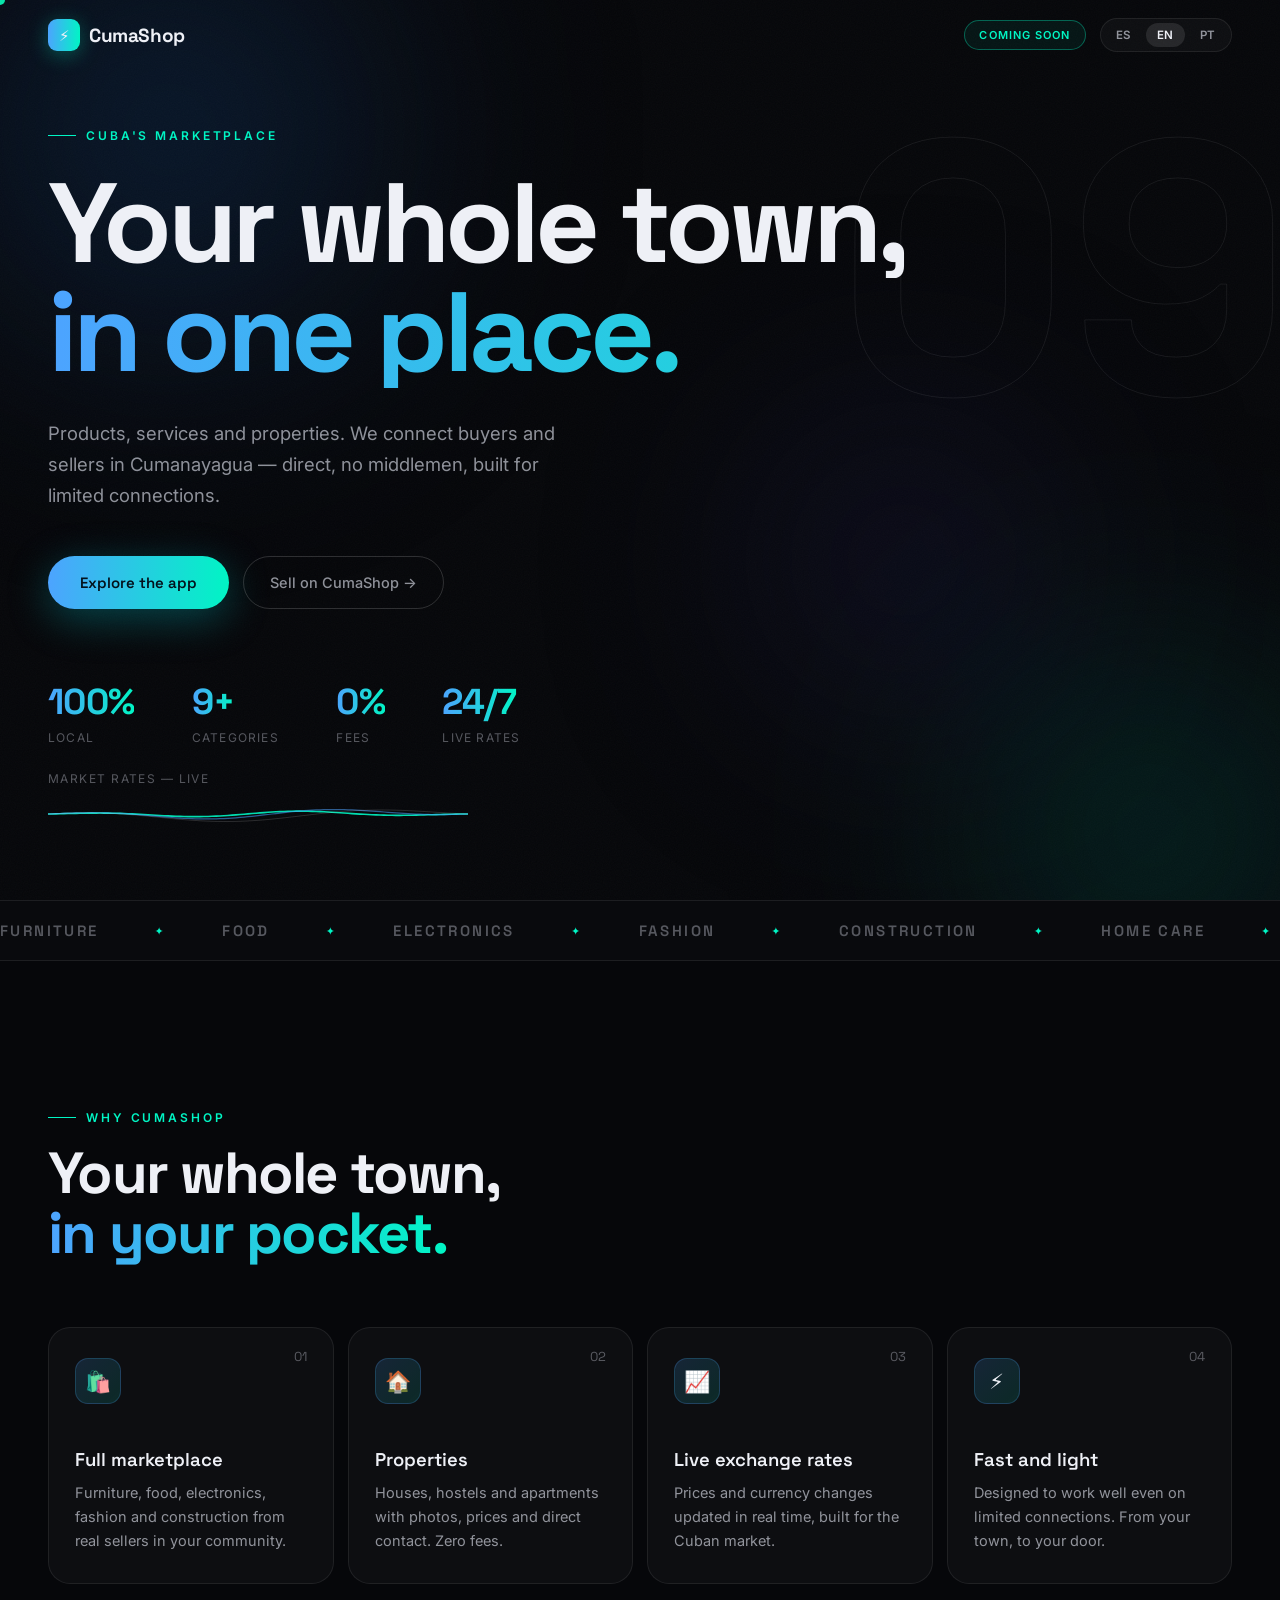
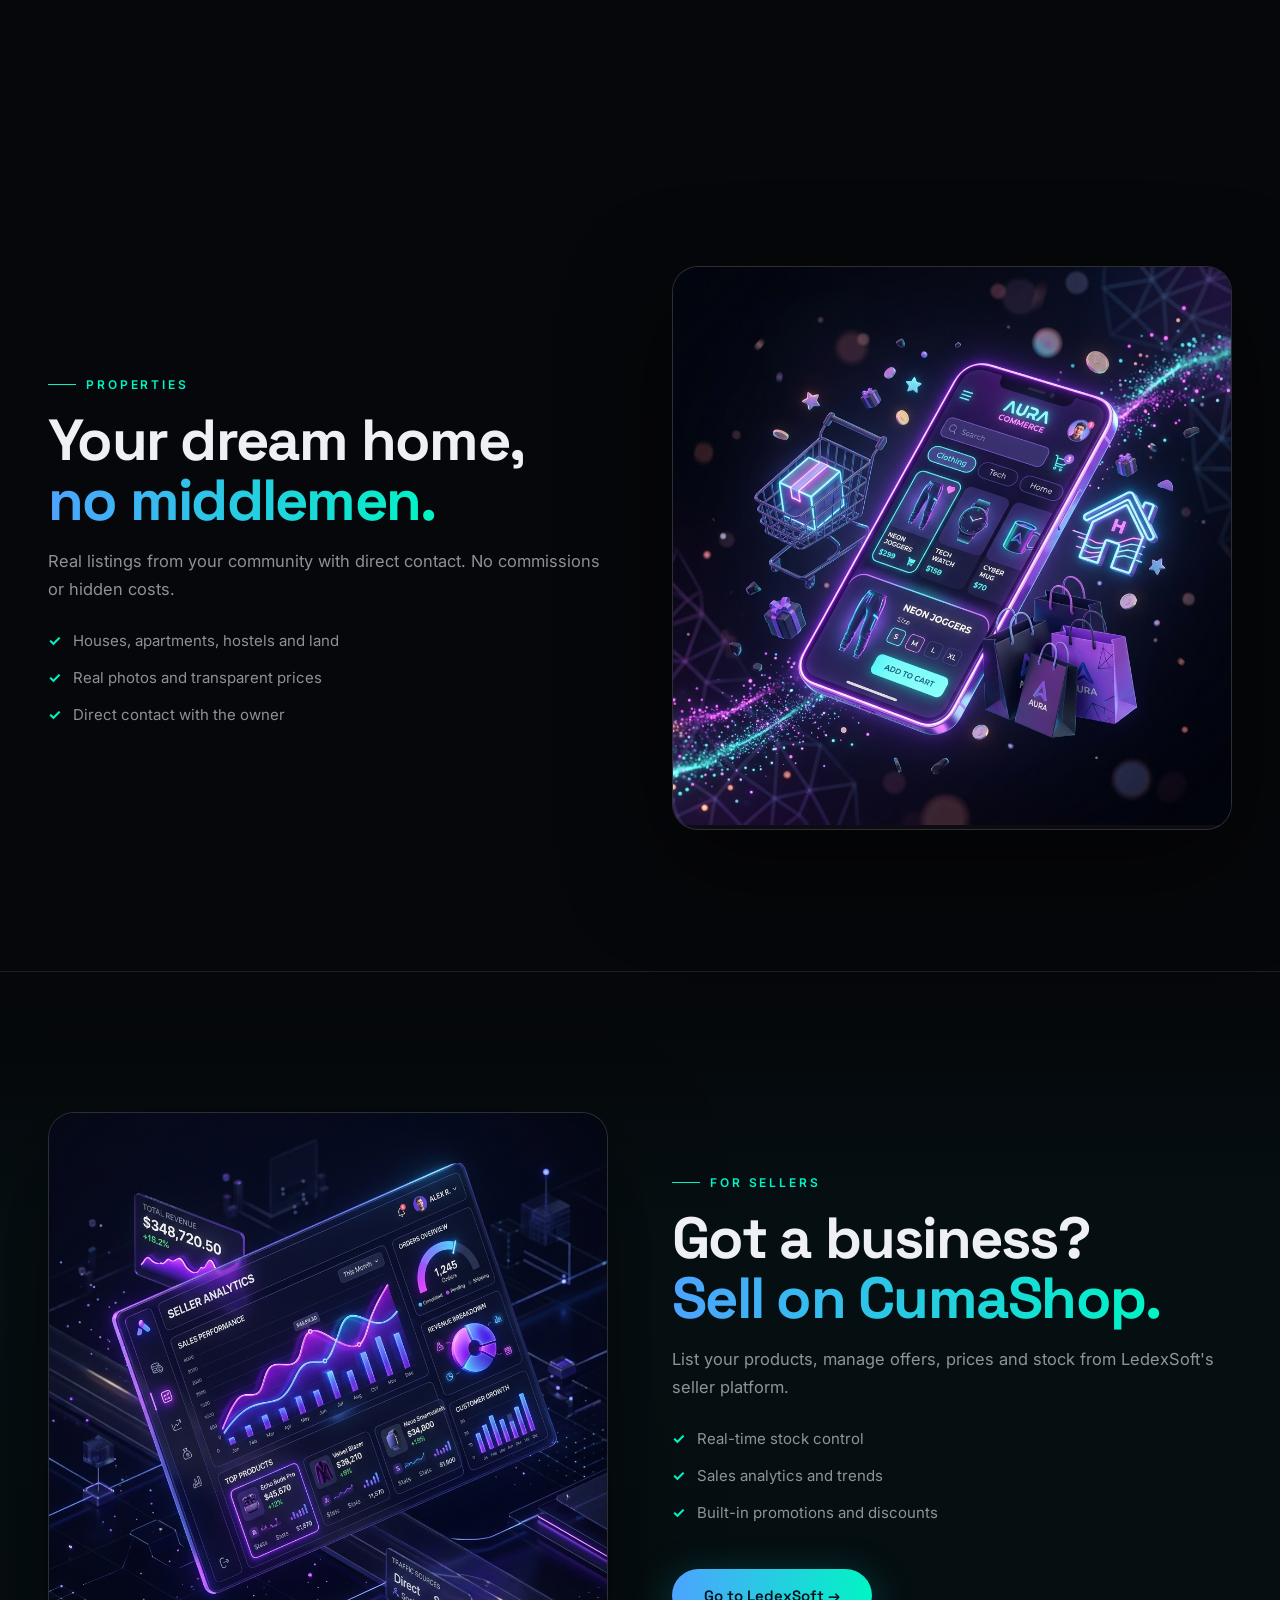
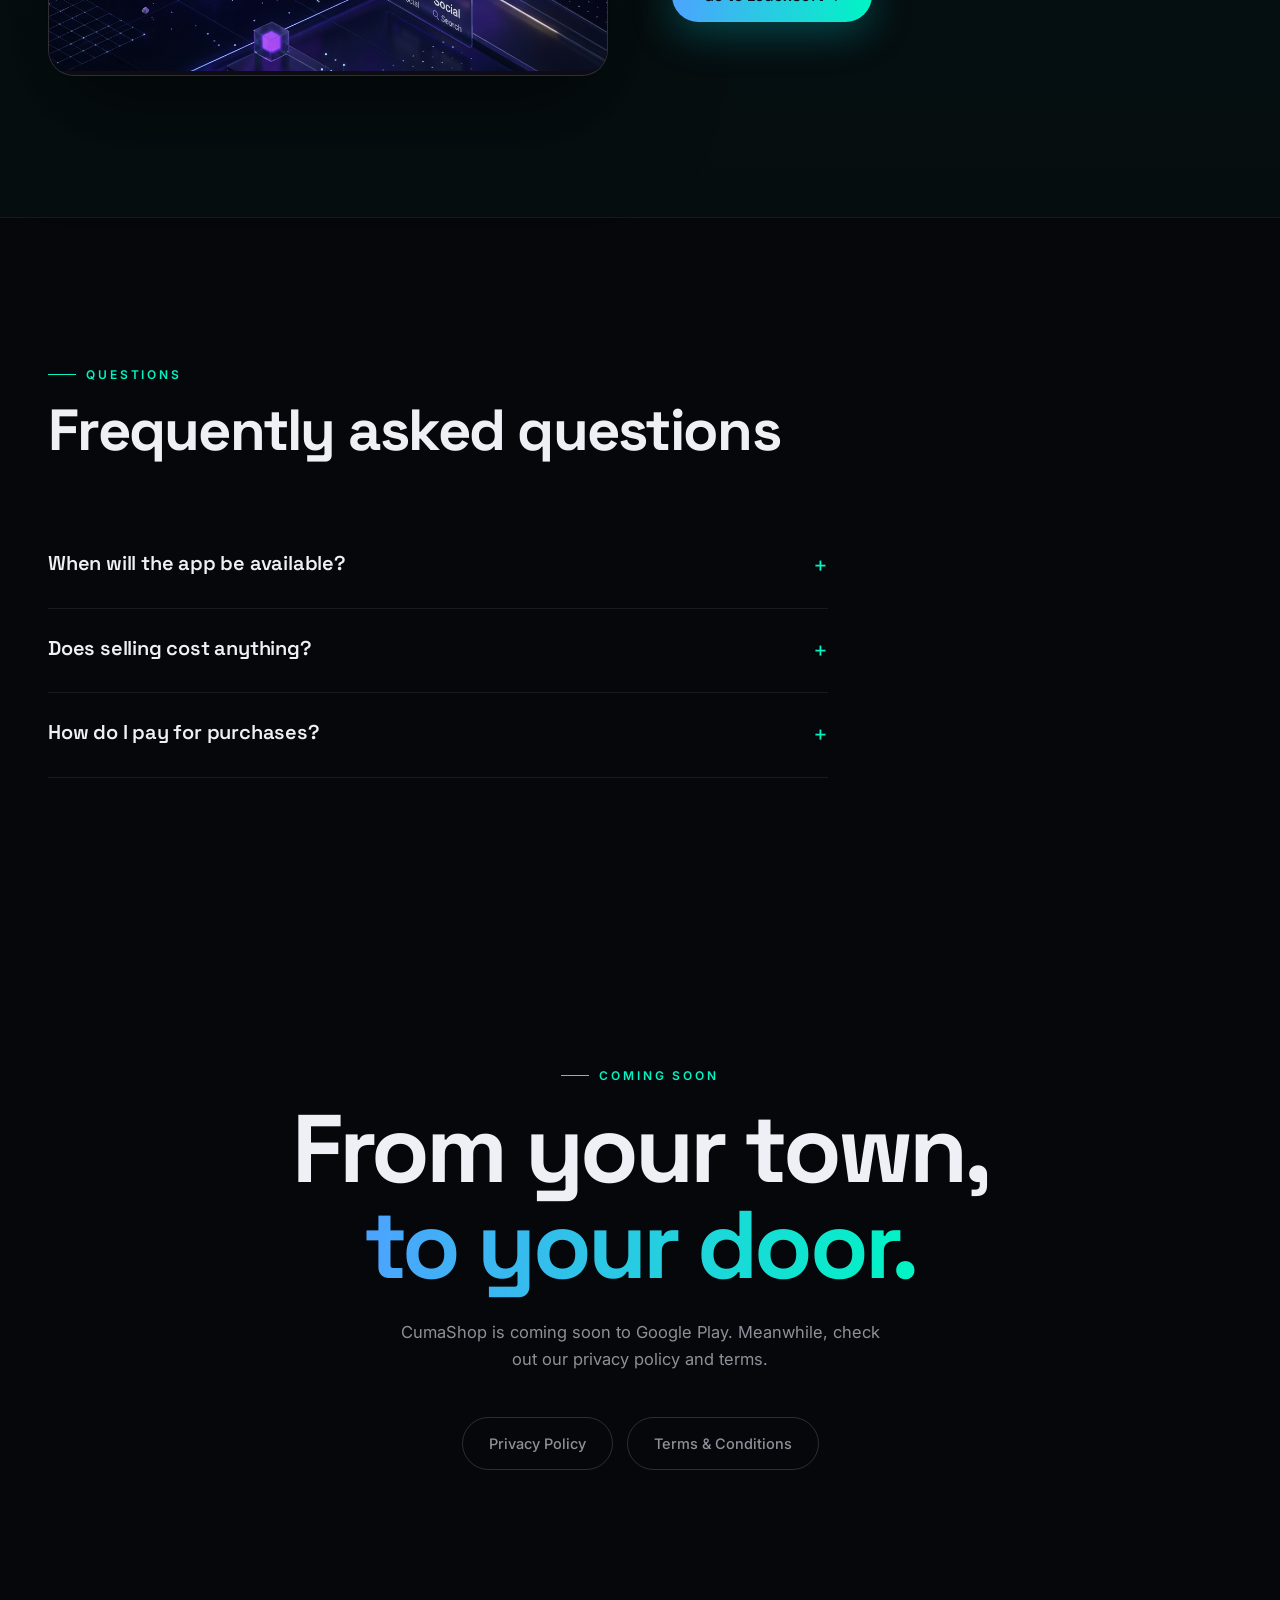
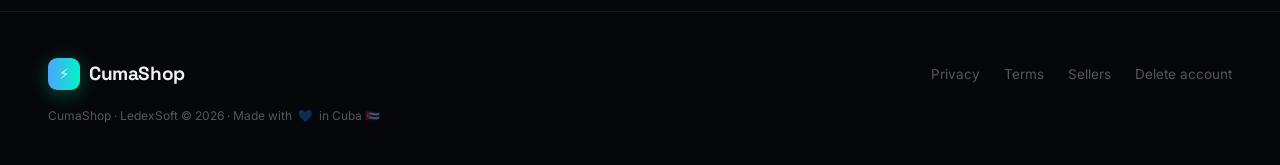
<file: index.html>
<!DOCTYPE html>
<html lang="es">
<head>
<meta charset="UTF-8"/>
<meta name="viewport" content="width=device-width, initial-scale=1.0"/>
<title>CumaShop — El marketplace de Cuba</title>
<meta name="description" content="CumaShop: productos, servicios y propiedades de tu pueblo, en tu puerta. El marketplace hecho en y para Cuba."/>
<meta property="og:title" content="CumaShop — El marketplace de Cuba"/>
<meta property="og:description" content="De tu pueblo, a tu puerta. Productos, servicios y propiedades."/>
<link rel="icon" href="assets/app_icon.png"/>
<link rel="preconnect" href="https://fonts.googleapis.com"/>
<link rel="preconnect" href="https://fonts.gstatic.com" crossorigin/>
<link href="https://fonts.googleapis.com/css2?family=Space+Grotesk:wght@400;500;600;700&family=Inter:wght@400;500;600&display=swap" rel="stylesheet"/>
<style>
/* ═════════ BASE ═════════ */
:root{
  --bg:#06070a; --card:rgba(255,255,255,.03); --line:rgba(255,255,255,.08);
  --txt:#eef0f6; --muted:rgba(233,236,248,.6); --dim:rgba(233,236,248,.35);
  --a1:#4da3ff; --a2:#00f5c4; --grad:linear-gradient(92deg,#4da3ff,#00f5c4);
  --maxw:1280px; --fd:'Space Grotesk',system-ui,sans-serif; --fb:'Inter',system-ui,sans-serif;
}
*{margin:0;padding:0;box-sizing:border-box}
html{scroll-behavior:smooth}
body{background:var(--bg);color:var(--txt);font-family:var(--fb);-webkit-font-smoothing:antialiased;overflow-x:hidden}
::selection{background:rgba(0,245,196,.3)}
a{color:inherit;text-decoration:none}
@media(pointer:fine){ body{cursor:none} a,button{cursor:none} }
.wrap{max-width:var(--maxw);margin:0 auto;padding:0 clamp(20px,4vw,48px)}

/* Cursor: punto + estela de partículas (canvas) */
#cursor{position:fixed;z-index:200;width:10px;height:10px;border-radius:50%;background:var(--a2);pointer-events:none;transform:translate(-50%,-50%);transition:width .25s,height .25s,background .25s;mix-blend-mode:difference}
#cursor.big{width:56px;height:56px;background:rgba(0,245,196,.14);border:1px solid rgba(0,245,196,.6)}
#trail{position:fixed;inset:0;z-index:199;pointer-events:none}
@media(pointer:coarse){#cursor,#trail{display:none}}

/* Grano + orbes */
.bg-orbs{position:fixed;inset:0;z-index:-2;overflow:hidden}
.orb{position:absolute;border-radius:50%;filter:blur(120px);opacity:.55}
.o1{width:660px;height:660px;background:radial-gradient(circle,#123a6e,transparent 65%);top:-200px;left:-160px;animation:drift 28s ease-in-out infinite alternate}
.o2{width:540px;height:540px;background:radial-gradient(circle,#00574d,transparent 65%);bottom:-200px;right:-140px;animation:drift 34s ease-in-out infinite alternate-reverse}
.o3{width:400px;height:400px;background:radial-gradient(circle,#23235c,transparent 65%);top:40%;left:55%;animation:drift 26s ease-in-out infinite alternate}
@keyframes drift{to{transform:translate(80px,-60px) scale(1.15)}}
.grain{position:fixed;inset:0;z-index:-1;opacity:.055;pointer-events:none;background-image:url("data:image/svg+xml,%3Csvg xmlns='http://www.w3.org/2000/svg' width='140' height='140'%3E%3Cfilter id='n'%3E%3CfeTurbulence type='fractalNoise' baseFrequency='.85' numOctaves='2'/%3E%3C/filter%3E%3Crect width='140' height='140' filter='url(%23n)' opacity='.6'/%3E%3C/svg%3E")}

/* NAV */
nav{position:fixed;top:0;left:0;right:0;z-index:100;transition:.35s;border-bottom:1px solid transparent}
nav.on{background:rgba(6,7,10,.75);backdrop-filter:blur(20px);border-color:var(--line)}
.nav-in{max-width:var(--maxw);margin:0 auto;padding:18px clamp(20px,4vw,48px);display:flex;align-items:center;justify-content:space-between}
.logo{font-family:var(--fd);font-weight:700;font-size:19px;display:flex;gap:9px;align-items:center;letter-spacing:-.02em}
.lm{width:32px;height:32px;border-radius:9px;background:var(--grad);display:grid;place-items:center;font-size:15px;box-shadow:0 4px 20px rgba(0,245,196,.3)}
.nav-r{display:flex;gap:14px;align-items:center}
.lang{display:flex;gap:4px;background:var(--card);border:1px solid var(--line);border-radius:99px;padding:4px}
.lang button{background:none;border:none;color:var(--muted);font:600 11.5px var(--fb);padding:5px 11px;border-radius:99px;cursor:none;transition:.25s;letter-spacing:.05em}
.lang button.on{background:rgba(255,255,255,.1);color:var(--txt)}
.soon{font:600 11px var(--fb);letter-spacing:.1em;text-transform:uppercase;color:var(--a2);border:1px solid rgba(0,245,196,.35);background:rgba(0,245,196,.06);padding:7px 14px;border-radius:99px;white-space:nowrap}
@media(max-width:640px){.soon{display:none}}

/* HERO */
.hero{min-height:100svh;display:flex;align-items:center;position:relative;padding:120px 0 60px;overflow:hidden}
.hero-in{position:relative;z-index:2;width:100%}
.giant-num{position:absolute;right:-10px;top:-30px;font-family:var(--fd);font-weight:700;font-size:clamp(160px,28vw,420px);line-height:1;color:transparent;-webkit-text-stroke:1px rgba(255,255,255,.07);user-select:none;pointer-events:none}
h1{font-family:var(--fd);font-size:clamp(44px,8.8vw,116px);line-height:.97;font-weight:700;letter-spacing:-.04em}
h1 .ln{display:block;overflow:hidden}
h1 .ln>span{display:block;transform:translateY(110%);animation:up 1s cubic-bezier(.16,1,.3,1) forwards}
h1 .ln:nth-child(2)>span{animation-delay:.12s}
h1 .ln:nth-child(3)>span{animation-delay:.24s}
h1 .gd{background:var(--grad);-webkit-background-clip:text;background-clip:text;color:transparent}
@keyframes up{to{transform:none}}
.hero-sub{margin-top:30px;max-width:520px;color:var(--muted);font-size:clamp(15.5px,1.6vw,18.5px);line-height:1.7;opacity:0;animation:fade 1s .5s forwards}
.kick{display:inline-flex;gap:10px;align-items:center;font:600 12px var(--fb);letter-spacing:.24em;text-transform:uppercase;color:var(--a2);margin-bottom:26px;opacity:0;animation:fade .8s .2s forwards}
.kick::before{content:'';width:28px;height:1px;background:var(--a2)}
@keyframes fade{to{opacity:1}}
.hero-cta{margin-top:44px;display:flex;gap:14px;flex-wrap:wrap;opacity:0;animation:fade 1s .65s forwards}
.btn{display:inline-flex;gap:10px;align-items:center;background:var(--grad);color:#03121d;font:600 15px var(--fd);padding:17px 32px;border-radius:99px;transition:transform .3s cubic-bezier(.2,.8,.2,1),box-shadow .3s;box-shadow:0 10px 40px rgba(0,180,190,.35)}
.btn:hover{transform:translateY(-3px) scale(1.02);box-shadow:0 18px 54px rgba(0,220,190,.45)}
.ghost{display:inline-flex;gap:8px;align-items:center;color:var(--muted);font:500 14.5px var(--fb);padding:17px 26px;border-radius:99px;border:1px solid rgba(255,255,255,.16);transition:.3s}
.ghost:hover{color:var(--txt);border-color:rgba(0,245,196,.5)}
.hero-foot{margin-top:70px;display:flex;gap:clamp(26px,4.5vw,60px);flex-wrap:wrap;opacity:0;animation:fade 1s .8s forwards}
.m b{font-family:var(--fd);font-size:clamp(26px,3vw,36px);font-weight:700;letter-spacing:-.02em;background:var(--grad);-webkit-background-clip:text;background-clip:text;color:transparent}
.m span{display:block;margin-top:5px;font-size:12px;color:var(--dim);letter-spacing:.1em;text-transform:uppercase}

/* Ola tasas (siriwave-style) */
.wave-wrap{margin-top:26px;opacity:0;animation:fade 1s .9s forwards}
.wave-wrap p{font-size:12px;color:var(--dim);letter-spacing:.12em;text-transform:uppercase;margin-bottom:6px}
#wave{width:min(420px,100%);height:44px}

/* MARQUEE */
.mq{border-top:1px solid var(--line);border-bottom:1px solid var(--line);padding:20px 0;overflow:hidden;background:rgba(255,255,255,.015)}
.mq-t{display:flex;gap:56px;width:max-content;animation:mq 28s linear infinite}
.mq-t span{font-family:var(--fd);font-size:15px;font-weight:600;letter-spacing:.16em;text-transform:uppercase;color:var(--dim);white-space:nowrap;display:flex;gap:56px;align-items:center}
.mq-t span::after{content:'✦';color:var(--a2);font-size:11px}
@keyframes mq{to{transform:translateX(-50%)}}

/* SECCIONES */
section{padding:clamp(80px,11vw,150px) 0}
.sh{margin-bottom:clamp(36px,5.5vw,64px)}
.sk{display:inline-flex;gap:10px;align-items:center;font:600 12px var(--fb);letter-spacing:.24em;text-transform:uppercase;color:var(--a2);margin-bottom:18px}
.sk::before{content:'';width:28px;height:1px;background:var(--a2)}
h2{font-family:var(--fd);font-size:clamp(31px,4.8vw,58px);font-weight:700;letter-spacing:-.03em;line-height:1.04}
h2 .gd{background:var(--grad);-webkit-background-clip:text;background-clip:text;color:transparent}
.ss{margin-top:16px;color:var(--muted);font-size:16.5px;line-height:1.7;max-width:560px}

.grid{display:grid;grid-template-columns:repeat(auto-fit,minmax(250px,1fr));gap:14px}
.card{background:var(--card);border:1px solid var(--line);border-radius:22px;padding:30px 26px;position:relative;overflow:hidden;transition:transform .35s cubic-bezier(.2,.8,.2,1),border .35s,background .35s}
.card:hover{transform:translateY(-5px);border-color:rgba(0,245,196,.4);background:rgba(255,255,255,.05)}
.card .num{position:absolute;top:20px;right:26px;font-family:var(--fd);font-size:13px;color:var(--dim)}
.card .ic{width:46px;height:46px;border-radius:13px;display:grid;place-items:center;font-size:21px;margin-bottom:44px;background:linear-gradient(135deg,rgba(77,163,255,.16),rgba(0,245,196,.12));border:1px solid rgba(77,163,255,.22)}
.card h3{font-family:var(--fd);font-size:18.5px;font-weight:600;margin-bottom:10px}
.card p{color:var(--muted);font-size:14.5px;line-height:1.65}

.split{display:grid;grid-template-columns:1fr 1fr;gap:clamp(28px,5vw,70px);align-items:center}
@media(max-width:880px){.split{grid-template-columns:1fr}}
.shot{border-radius:26px;border:1px solid rgba(255,255,255,.14);overflow:hidden;box-shadow:0 34px 100px rgba(0,0,0,.55);background:#0c0c12}
.shot img{width:100%;transition:transform .9s cubic-bezier(.2,.8,.2,1)}
.shot:hover img{transform:scale(1.04)}
.ul{list-style:none;margin-top:26px;display:flex;flex-direction:column;gap:13px}
.ul li{display:flex;gap:12px;color:var(--muted);font-size:15px;line-height:1.6}
.ul li::before{content:'✓';color:var(--a2);font-weight:700}

.alt{background:linear-gradient(180deg,transparent,rgba(0,180,190,.05) 30%,rgba(0,245,196,.03));border-top:1px solid var(--line);border-bottom:1px solid var(--line)}

/* FAQ */
.faq{max-width:780px}
.fi{border-bottom:1px solid var(--line)}
.fq{width:100%;background:none;border:none;color:var(--txt);font:600 clamp(16px,1.7vw,20px)/1.4 var(--fd);text-align:left;padding:25px 0;cursor:none;display:flex;justify-content:space-between;gap:20px;letter-spacing:-.01em}
.fq .pm{color:var(--a2);font-size:24px;font-weight:400;transition:transform .4s cubic-bezier(.2,.8,.2,1);flex-shrink:0}
.fi.on .pm{transform:rotate(45deg)}
.fa{max-height:0;overflow:hidden;transition:max-height .5s cubic-bezier(.2,.8,.2,1)}
.fa p{color:var(--muted);font-size:15px;line-height:1.7;padding-bottom:25px;max-width:640px}

/* FINAL */
.fin{text-align:center}
.fin .big{font-family:var(--fd);font-size:clamp(42px,7.5vw,100px);font-weight:700;letter-spacing:-.04em;line-height:1}
.fin .big .gd{background:var(--grad);-webkit-background-clip:text;background-clip:text;color:transparent}
.fin p{margin:26px auto 0;color:var(--muted);max-width:500px;font-size:16.5px;line-height:1.65}
.fin .hero-cta{justify-content:center}

/* FOOTER */
footer{border-top:1px solid var(--line);padding:46px 0 42px}
.f-in{display:flex;justify-content:space-between;gap:20px;flex-wrap:wrap;align-items:center}
.fl{display:flex;gap:24px;flex-wrap:wrap}
.fl a{color:var(--dim);font-size:13.5px;transition:.25s}
.fl a:hover{color:var(--a2)}
.f-note{margin-top:18px;font-size:12px;color:var(--dim);display:flex;gap:6px;align-items:center}

/* Reveal */
.rv{opacity:0;transform:translateY(36px);transition:opacity 1s cubic-bezier(.2,.8,.2,1),transform 1s cubic-bezier(.2,.8,.2,1)}
.rv.in{opacity:1;transform:none}
.d1{transition-delay:.08s}.d2{transition-delay:.16s}.d3{transition-delay:.24s}
@media(prefers-reduced-motion:reduce){*{animation:none!important;transition:none!important}.rv{opacity:1;transform:none}}
</style>
</head>
<body>

<div class="bg-orbs"><div class="orb o1"></div><div class="orb o2"></div><div class="orb o3"></div></div>
<div class="grain"></div>
<canvas id="trail"></canvas>
<div id="cursor"></div>

<nav id="nav">
  <div class="nav-in">
    <a href="#" class="logo"><span class="lm">⚡</span> CumaShop</a>
    <div class="nav-r">
      <span class="soon" data-i18n="soon">Próximamente</span>
      <div class="lang" role="group" aria-label="Idioma">
        <button data-lang="es" class="on">ES</button>
        <button data-lang="en">EN</button>
        <button data-lang="pt">PT</button>
      </div>
    </div>
  </div>
</nav>

<header class="hero">
  <div class="wrap hero-in">
    <div class="giant-num">09</div>
    <span class="kick" data-i18n="kick">Marketplace de Cuba</span>
    <h1>
      <span class="ln"><span data-i18n="h1a">Todo tu pueblo,</span></span>
      <span class="ln"><span class="gd" data-i18n="h1b">en un solo lugar.</span></span>
    </h1>
    <p class="hero-sub" data-i18n="sub">Productos, servicios y propiedades. Conectamos compradores y vendedores de Cumanayagua — directo, sin intermediarios y pensado para conexiones limitadas.</p>
    <div class="hero-cta">
      <a href="#features" class="btn" data-i18n="cta1">Explorar la app</a>
      <a href="#vendedores" class="ghost" data-i18n="cta2">Vendé en CumaShop →</a>
    </div>
    <div class="hero-foot">
      <div class="m"><b>100%</b><span data-i18n="m1">Local</span></div>
      <div class="m"><b>9+</b><span data-i18n="m2">Categorías</span></div>
      <div class="m"><b>0%</b><span data-i18n="m3">Comisiones</span></div>
      <div class="m"><b>24/7</b><span data-i18n="m4">Tasas en vivo</span></div>
    </div>
    <div class="wave-wrap">
      <p data-i18n="wave">Tasas del mercado — en vivo</p>
      <canvas id="wave"></canvas>
    </div>
  </div>
</header>

<div class="mq"><div class="mq-t" id="mq"></div></div>

<section id="features">
  <div class="wrap">
    <div class="sh rv">
      <span class="sk" data-i18n="fKick">Por qué CumaShop</span>
      <h2><span data-i18n="fTa">Tu pueblo entero,</span><br/><span class="gd" data-i18n="fTb">en tu bolsillo.</span></h2>
    </div>
    <div class="grid">
      <div class="card rv"><span class="num">01</span><div class="ic">🛍️</div><h3 data-i18n="f1t">Marketplace completo</h3><p data-i18n="f1d">Muebles, alimentos, electrónica, moda y construcción de vendedores reales de tu comunidad.</p></div>
      <div class="card rv d1"><span class="num">02</span><div class="ic">🏠</div><h3 data-i18n="f2t">Propiedades</h3><p data-i18n="f2d">Casas, hostales y apartamentos con fotos, precios y contacto directo. Sin comisiones.</p></div>
      <div class="card rv d2"><span class="num">03</span><div class="ic">📈</div><h3 data-i18n="f3t">Tasas en tiempo real</h3><p data-i18n="f3d">Precios y cambios de moneda actualizados al momento, pensados para el mercado cubano.</p></div>
      <div class="card rv d3"><span class="num">04</span><div class="ic">⚡</div><h3 data-i18n="f4t">Rápido y ligero</h3><p data-i18n="f4d">Diseñado para funcionar bien incluso con conexiones limitadas. De tu pueblo, a tu puerta.</p></div>
    </div>
  </div>
</section>

<section>
  <div class="wrap">
    <div class="split">
      <div class="rv">
        <span class="sk" data-i18n="pKick">Propiedades</span>
        <h2><span data-i18n="pTa">La casa de tus sueños,</span><br/><span class="gd" data-i18n="pTb">sin intermediarios.</span></h2>
        <p class="ss" data-i18n="pSub">Publicaciones reales de tu comunidad con trato directo. Sin comisiones ni costos ocultos.</p>
        <ul class="ul">
          <li data-i18n="pL1">Casas, apartamentos, hostales y terrenos</li>
          <li data-i18n="pL2">Fotos reales y precios transparentes</li>
          <li data-i18n="pL3">Contacto directo con el propietario</li>
        </ul>
      </div>
      <div class="shot rv d1"><img src="assets/hero_cumashop.png" alt="CumaShop"/></div>
    </div>
  </div>
</section>

<section class="alt" id="vendedores">
  <div class="wrap">
    <div class="split">
      <div class="shot rv"><img src="assets/hero_ledexsoft.png" alt="LedexSoft"/></div>
      <div class="rv d1">
        <span class="sk" data-i18n="sKick">Para vendedores</span>
        <h2><span data-i18n="sTa">¿Tenés un negocio?</span><br/><span class="gd" data-i18n="sTb">Vendé en CumaShop.</span></h2>
        <p class="ss" data-i18n="sSub">Publicá tus productos, gestioná ofertas, precios y stock desde la plataforma de vendedores de LedexSoft.</p>
        <ul class="ul">
          <li data-i18n="sL1">Control de stock en tiempo real</li>
          <li data-i18n="sL2">Analíticas de ventas y tendencias</li>
          <li data-i18n="sL3">Promociones y descuentos integrados</li>
        </ul>
        <div class="hero-cta"><a href="ledexsoft.html" class="btn" data-i18n="sCta">Ir a LedexSoft →</a></div>
      </div>
    </div>
  </div>
</section>

<section>
  <div class="wrap">
    <div class="sh rv">
      <span class="sk" data-i18n="qKick">Dudas</span>
      <h2 data-i18n="qT">Preguntas frecuentes</h2>
    </div>
    <div class="faq rv d1" id="faq"></div>
  </div>
</section>

<section class="fin">
  <div class="wrap">
    <span class="sk rv" style="justify-content:center" data-i18n="cKick">Muy pronto</span>
    <div class="big rv d1"><span data-i18n="cA">De tu pueblo,</span><br/><span class="gd" data-i18n="cB">a tu puerta.</span></div>
    <p class="rv d2" data-i18n="cSub">CumaShop llega pronto a Google Play. Mientras tanto, conocé nuestra política de privacidad y términos.</p>
    <div class="hero-cta rv d3">
      <a href="privacidad.html" class="ghost" data-i18n="cPriv">Política de Privacidad</a>
      <a href="terminos.html" class="ghost" data-i18n="cTerms">Términos y Condiciones</a>
    </div>
  </div>
</section>

<footer>
  <div class="wrap">
    <div class="f-in">
      <a href="#" class="logo"><span class="lm">⚡</span> CumaShop</a>
      <div class="fl">
        <a href="privacidad.html" data-i18n="flPriv">Privacidad</a>
        <a href="terminos.html" data-i18n="flTerms">Términos</a>
        <a href="ledexsoft.html" data-i18n="flSell">Vendedores</a>
        <a href="borrar-cuenta.html" data-i18n="flDel">Eliminar cuenta</a>
      </div>
    </div>
    <div class="f-note"><span data-i18n="foot">CumaShop · LedexSoft © 2026 · Hecho con</span> <span>💙</span> <span data-i18n="foot2">en Cuba 🇨🇺</span></div>
  </div>
</footer>

<script>
const I18N={
es:{soon:'Próximamente',kick:'Marketplace de Cuba',h1a:'Todo tu pueblo,',h1b:'en un solo lugar.',
sub:'Productos, servicios y propiedades. Conectamos compradores y vendedores de Cumanayagua — directo, sin intermediarios y pensado para conexiones limitadas.',
cta1:'Explorar la app',cta2:'Vendé en CumaShop →',m1:'Local',m2:'Categorías',m3:'Comisiones',m4:'Tasas en vivo',wave:'Tasas del mercado — en vivo',
fKick:'Por qué CumaShop',fTa:'Tu pueblo entero,',fTb:'en tu bolsillo.',
f1t:'Marketplace completo',f1d:'Muebles, alimentos, electrónica, moda y construcción de vendedores reales de tu comunidad.',
f2t:'Propiedades',f2d:'Casas, hostales y apartamentos con fotos, precios y contacto directo. Sin comisiones.',
f3t:'Tasas en tiempo real',f3d:'Precios y cambios de moneda actualizados al momento, pensados para el mercado cubano.',
f4t:'Rápido y ligero',f4d:'Diseñado para funcionar bien incluso con conexiones limitadas. De tu pueblo, a tu puerta.',
pKick:'Propiedades',pTa:'La casa de tus sueños,',pTb:'sin intermediarios.',pSub:'Publicaciones reales de tu comunidad con trato directo. Sin comisiones ni costos ocultos.',
pL1:'Casas, apartamentos, hostales y terrenos',pL2:'Fotos reales y precios transparentes',pL3:'Contacto directo con el propietario',
sKick:'Para vendedores',sTa:'¿Tenés un negocio?',sTb:'Vendé en CumaShop.',sSub:'Publicá tus productos, gestioná ofertas, precios y stock desde la plataforma de vendedores de LedexSoft.',
sL1:'Control de stock en tiempo real',sL2:'Analíticas de ventas y tendencias',sL3:'Promociones y descuentos integrados',sCta:'Ir a LedexSoft →',
qKick:'Dudas',qT:'Preguntas frecuentes',
q1:'¿Cuándo estará disponible la app?',q1a:'Muy pronto estaremos en Google Play. Seguinos para enterarte del lanzamiento.',
q2:'¿Tiene costo vender?',q2a:'No. Publicar tus productos en CumaShop no tiene comisiones ni costos ocultos.',
q3:'¿Cómo pago mis compras?',q3a:'En la fase actual pagás en efectivo al recibir tu pedido, directo al repartidor. Muy pronto sumaremos más métodos.',
cKick:'Muy pronto',cA:'De tu pueblo,',cB:'a tu puerta.',cSub:'CumaShop llega pronto a Google Play. Mientras tanto, conocé nuestra política de privacidad y términos.',
cPriv:'Política de Privacidad',cTerms:'Términos y Condiciones',flPriv:'Privacidad',flTerms:'Términos',flSell:'Vendedores',flDel:'Eliminar cuenta',
foot:'CumaShop · LedexSoft © 2026 · Hecho con',foot2:'en Cuba 🇨🇺',
mq:['Muebles','Alimentos','Electrónica','Moda','Construcción','Aseo','Propiedades','Baterías']},
en:{soon:'Coming soon',kick:'Cuba\'s marketplace',h1a:'Your whole town,',h1b:'in one place.',
sub:'Products, services and properties. We connect buyers and sellers in Cumanayagua — direct, no middlemen, built for limited connections.',
cta1:'Explore the app',cta2:'Sell on CumaShop →',m1:'Local',m2:'Categories',m3:'Fees',m4:'Live rates',wave:'Market rates — live',
fKick:'Why CumaShop',fTa:'Your whole town,',fTb:'in your pocket.',
f1t:'Full marketplace',f1d:'Furniture, food, electronics, fashion and construction from real sellers in your community.',
f2t:'Properties',f2d:'Houses, hostels and apartments with photos, prices and direct contact. Zero fees.',
f3t:'Live exchange rates',f3d:'Prices and currency changes updated in real time, built for the Cuban market.',
f4t:'Fast and light',f4d:'Designed to work well even on limited connections. From your town, to your door.',
pKick:'Properties',pTa:'Your dream home,',pTb:'no middlemen.',pSub:'Real listings from your community with direct contact. No commissions or hidden costs.',
pL1:'Houses, apartments, hostels and land',pL2:'Real photos and transparent prices',pL3:'Direct contact with the owner',
sKick:'For sellers',sTa:'Got a business?',sTb:'Sell on CumaShop.',sSub:'List your products, manage offers, prices and stock from LedexSoft\'s seller platform.',
sL1:'Real-time stock control',sL2:'Sales analytics and trends',sL3:'Built-in promotions and discounts',sCta:'Go to LedexSoft →',
qKick:'Questions',qT:'Frequently asked questions',
q1:'When will the app be available?',q1a:'Very soon on Google Play. Follow us to hear about the launch.',
q2:'Does selling cost anything?',q2a:'No. Listing your products on CumaShop has no commissions or hidden costs.',
q3:'How do I pay for purchases?',q3a:'In the current phase you pay cash on delivery, directly to the courier. More methods coming soon.',
cKick:'Coming soon',cA:'From your town,',cB:'to your door.',cSub:'CumaShop is coming soon to Google Play. Meanwhile, check out our privacy policy and terms.',
cPriv:'Privacy Policy',cTerms:'Terms & Conditions',flPriv:'Privacy',flTerms:'Terms',flSell:'Sellers',flDel:'Delete account',
foot:'CumaShop · LedexSoft © 2026 · Made with',foot2:'in Cuba 🇨🇺',
mq:['Furniture','Food','Electronics','Fashion','Construction','Home care','Properties','Batteries']},
pt:{soon:'Em breve',kick:'Marketplace de Cuba',h1a:'Todo o seu povoado,',h1b:'em um só lugar.',
sub:'Produtos, serviços e imóveis. Conectamos compradores e vendedores de Cumanayagua — direto, sem intermediários e feito para conexões limitadas.',
cta1:'Explorar o app',cta2:'Venda no CumaShop →',m1:'Local',m2:'Categorias',m3:'Taxas',m4:'Câmbio ao vivo',wave:'Câmbio do mercado — ao vivo',
fKick:'Por que CumaShop',fTa:'Seu povoado inteiro,',fTb:'no seu bolso.',
f1t:'Marketplace completo',f1d:'Móveis, alimentos, eletrônicos, moda e construção de vendedores reais da sua comunidade.',
f2t:'Imóveis',f2d:'Casas, hostels e apartamentos com fotos, preços e contato direto. Sem taxas.',
f3t:'Câmbio em tempo real',f3d:'Preços e câmbio de moedas atualizados na hora, feitos para o mercado cubano.',
f4t:'Rápido e leve',f4d:'Projetado para funcionar bem mesmo com conexões limitadas. Do seu povoado, à sua porta.',
pKick:'Imóveis',pTa:'A casa dos seus sonhos,',pTb:'sem intermediários.',pSub:'Anúncios reais da sua comunidade com contato direto. Sem comissões nem custos ocultos.',
pL1:'Casas, apartamentos, hostels e terrenos',pL2:'Fotos reais e preços transparentes',pL3:'Contato direto com o proprietário',
sKick:'Para vendedores',sTa:'Tem um negócio?',sTb:'Venda no CumaShop.',sSub:'Anuncie seus produtos, gerencie ofertas, preços e estoque na plataforma de vendedores da LedexSoft.',
sL1:'Controle de estoque em tempo real',sL2:'Análises de vendas e tendências',sL3:'Promoções e descontos integrados',sCta:'Ir para LedexSoft →',
qKick:'Dúvidas',qT:'Perguntas frequentes',
q1:'Quando o app estará disponível?',q1a:'Muito em breve no Google Play. Siga-nos para saber do lançamento.',
q2:'Vender tem custo?',q2a:'Não. Anunciar seus produtos no CumaShop não tem comissões nem custos ocultos.',
q3:'Como pago minhas compras?',q3a:'Na fase atual você paga em dinheiro na entrega, direto ao entregador. Em breve teremos mais métodos.',
cKick:'Em breve',cA:'Do seu povoado,',cB:'à sua porta.',cSub:'O CumaShop chega em breve ao Google Play. Enquanto isso, conheça nossa política de privacidade e termos.',
cPriv:'Política de Privacidade',cTerms:'Termos e Condições',flPriv:'Privacidade',flTerms:'Termos',flSell:'Vendedores',flDel:'Excluir conta',
foot:'CumaShop · LedexSoft © 2026 · Feito com',foot2:'em Cuba 🇨🇺',
mq:['Móveis','Alimentos','Eletrônicos','Moda','Construção','Limpeza','Imóveis','Baterias']}
};

function applyLang(l){
  const d=I18N[l]; if(!d) return;
  document.documentElement.lang=l;
  document.querySelectorAll('[data-i18n]').forEach(el=>{
    const v=d[el.getAttribute('data-i18n')];
    if(v!=null) el.textContent=v;
  });
  document.querySelectorAll('.lang button').forEach(b=>b.classList.toggle('on',b.dataset.lang===l));
  buildMq(d); buildFaq(d);
  try{ localStorage.setItem('cumashop_lang',l); }catch(e){}
}
function buildMq(d){
  const items=[...d.mq,...d.mq];
  document.getElementById('mq').innerHTML=items.map(x=>`<span>${x}</span>`).join('');
}
function buildFaq(d){
  const rows=[[d.q1,d.q1a],[d.q2,d.q2a],[d.q3,d.q3a]];
  const f=document.getElementById('faq');
  f.innerHTML=rows.map(([q,a])=>`
    <div class="fi">
      <button class="fq"><span>${q}</span><span class="pm">+</span></button>
      <div class="fa"><p>${a}</p></div>
    </div>`).join('');
  f.querySelectorAll('.fi').forEach(it=>{
    it.querySelector('.fq').addEventListener('click',()=>{
      const on=it.classList.toggle('on');
      const a=it.querySelector('.fa');
      a.style.maxHeight=on?a.scrollHeight+'px':'0';
    });
  });
}
let lang=null;
try{lang=localStorage.getItem('cumashop_lang');}catch(e){}
if(!lang){const n=(navigator.language||'es').toLowerCase();lang=n.startsWith('pt')?'pt':(n.startsWith('en')?'en':'es');}
applyLang(lang);
document.querySelectorAll('.lang button').forEach(b=>b.addEventListener('click',()=>applyLang(b.dataset.lang)));

/* Nav scrolled */
const nav=document.getElementById('nav');
addEventListener('scroll',()=>nav.classList.toggle('on',scrollY>30),{passive:true});

/* Reveal on scroll */
const io=new IntersectionObserver(es=>es.forEach(e=>{if(e.isIntersecting){e.target.classList.add('in');io.unobserve(e.target);}}),{threshold:.12});
document.querySelectorAll('.rv').forEach(el=>io.observe(el));

/* ── Cursor: punto + estela de partículas (técnica hobro, marca CumaShop) ── */
(function(){
  if(matchMedia('(pointer:coarse)').matches) return;
  const cur=document.getElementById('cursor');
  const cv=document.getElementById('trail'),ctx=cv.getContext('2d');
  let W,H; const fit=()=>{W=cv.width=innerWidth;H=cv.height=innerHeight;}; fit(); addEventListener('resize',fit);
  const diamond=new Image();
  diamond.src='data:image/svg+xml;base64,'+btoa('<svg xmlns="http://www.w3.org/2000/svg" width="49" height="49" viewBox="0 0 49 49"><path d="M24.5 0L28.9 20.1 49 24.5 28.9 28.9 24.5 49 20.1 28.9 0 24.5 20.1 20.1Z" fill="#00f5c4"/></svg>');
  let px=0,py=0,parts=[];
  class P{constructor(x,y,vx,vy){this.x=x;this.y=y;this.vx=vx*.05+(Math.random()-.5)*.6;this.vy=1+Math.random()+vy*.05;this.g=.02;this.drag=.99;this.a=1;this.s=6+Math.random()*8;}
    up(dt){this.x+=this.vx+(Math.random()-.5)*.5;this.vx*=this.drag;this.y+=this.vy;this.vy+=this.g;this.a=Math.max(0,this.a-.006);}
    draw(){ctx.globalAlpha=this.a;ctx.drawImage(diamond,this.x,this.y,this.s,this.s);}}
  let lx=0,ly=0,last=0;
  addEventListener('mousemove',e=>{
    cur.style.left=e.clientX+'px'; cur.style.top=e.clientY+'px';
    const vx=e.clientX-lx, vy=e.clientY-ly; lx=e.clientX; ly=e.clientY;
    if(parts.length<220) parts.push(new P(e.clientX,e.clientY,vx,vy));
  },{passive:true});
  document.querySelectorAll('a,button').forEach(el=>{
    el.addEventListener('mouseenter',()=>cur.classList.add('big'));
    el.addEventListener('mouseleave',()=>cur.classList.remove('big'));
  });
  let t=0;
  (function loop(now){
    const dt=Math.min(50,now-t); t=now;
    ctx.clearRect(0,0,W,H);
    parts.forEach(p=>p.up(dt)); parts.forEach(p=>p.draw());
    parts=parts.filter(p=>p.a>0&&p.y<H&&p.x>0&&p.x<W);
    requestAnimationFrame(loop);
  })(0);
})();

/* ── Ola de tasas (siriwave-style, marca) ── */
(function(){
  const c=document.getElementById('wave'); if(!c) return;
  const x=c.getContext('2d');
  const fit=()=>{c.width=c.clientWidth*devicePixelRatio;c.height=44*devicePixelRatio;x.scale(devicePixelRatio,devicePixelRatio);};
  fit(); addEventListener('resize',fit);
  let t=0;
  (function draw(){
    const w=c.clientWidth,h=44;
    x.clearRect(0,0,w,h);
    for(let l=0;l<3;l++){
      x.beginPath();
      const amp=(3+l*2.4), k=.028-l*.006, sp=t*(.9-l*.18);
      x.moveTo(0,h/2);
      for(let i=0;i<=w;i+=4){
        const y=h/2+Math.sin(i*k+sp+l*1.4)*amp*Math.sin(i/w*Math.PI);
        x.lineTo(i,y);
      }
      x.strokeStyle=l===0?'rgba(0,245,196,.9)':(l===1?'rgba(77,163,255,.55)':'rgba(255,255,255,.18)');
      x.lineWidth=1.6-l*.4; x.stroke();
    }
    t+=.05; requestAnimationFrame(draw);
  })();
})();
</script>
</body>
</html>
</file>
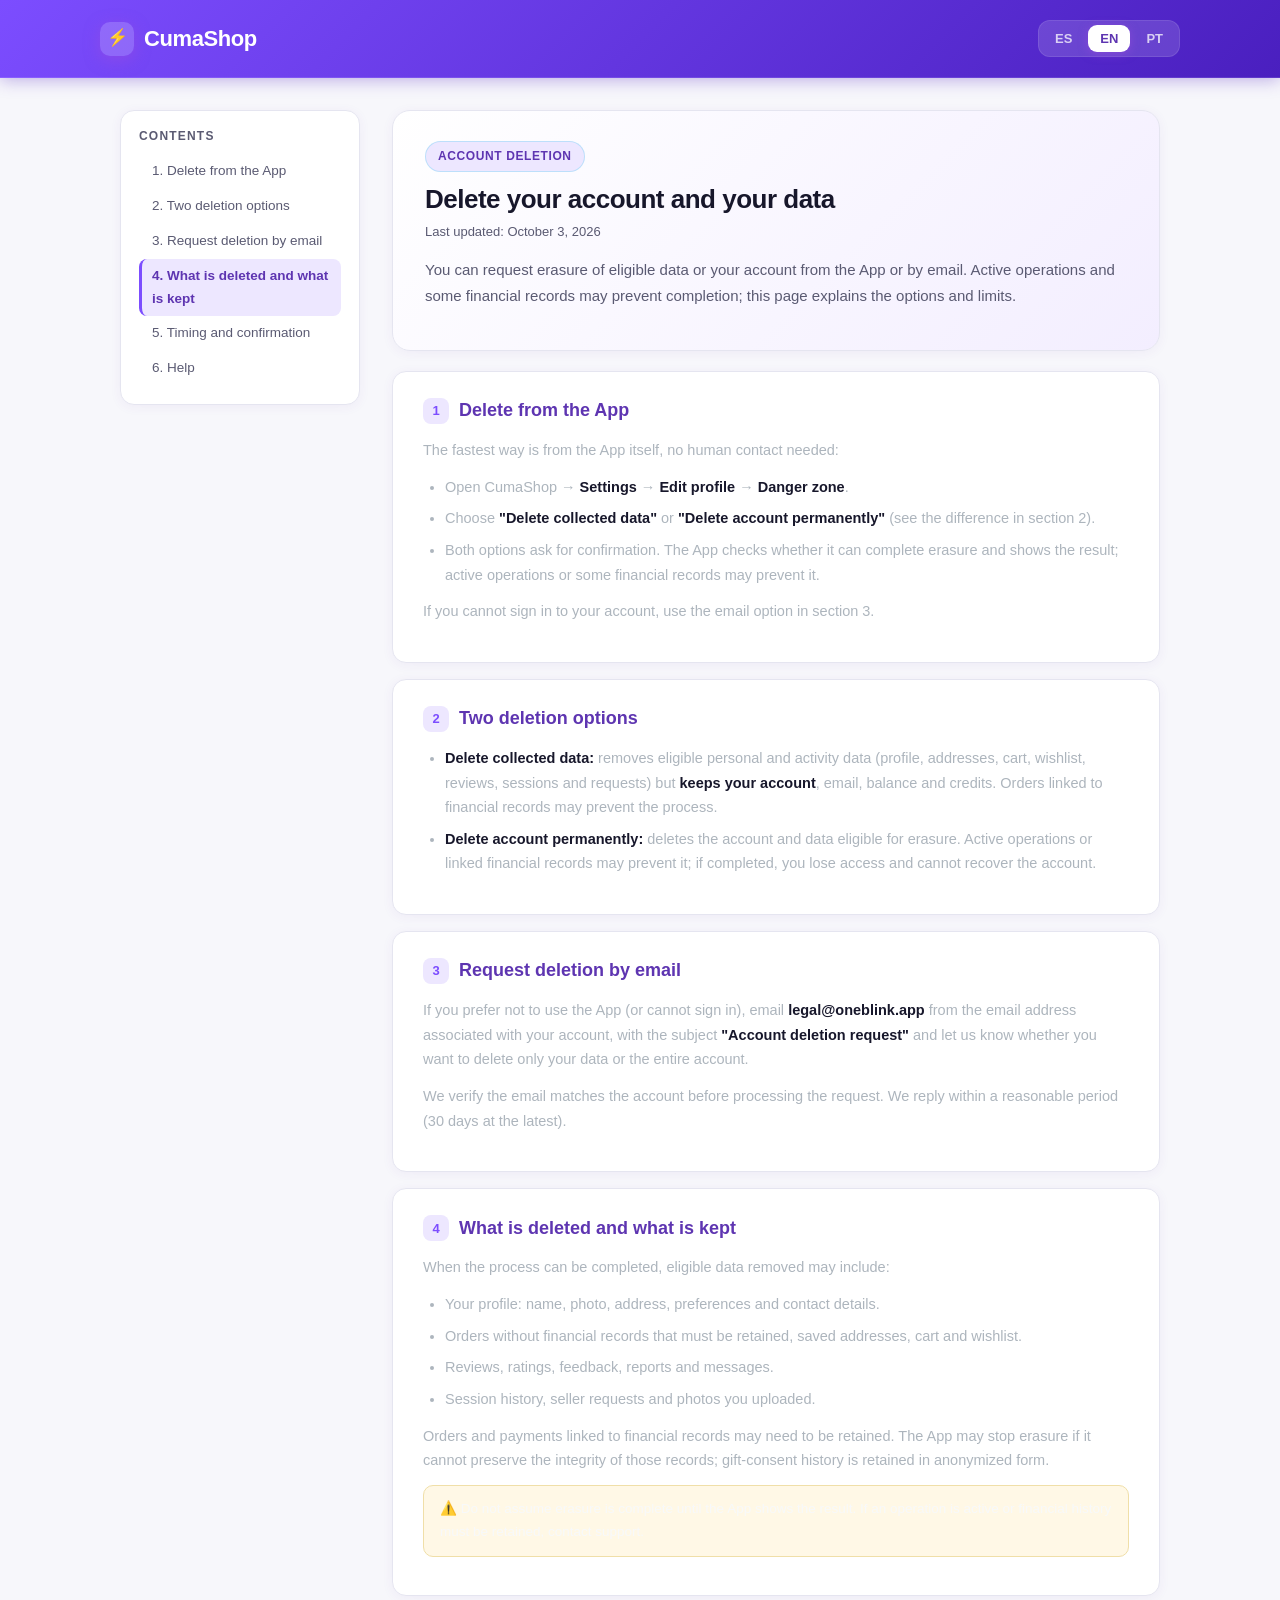
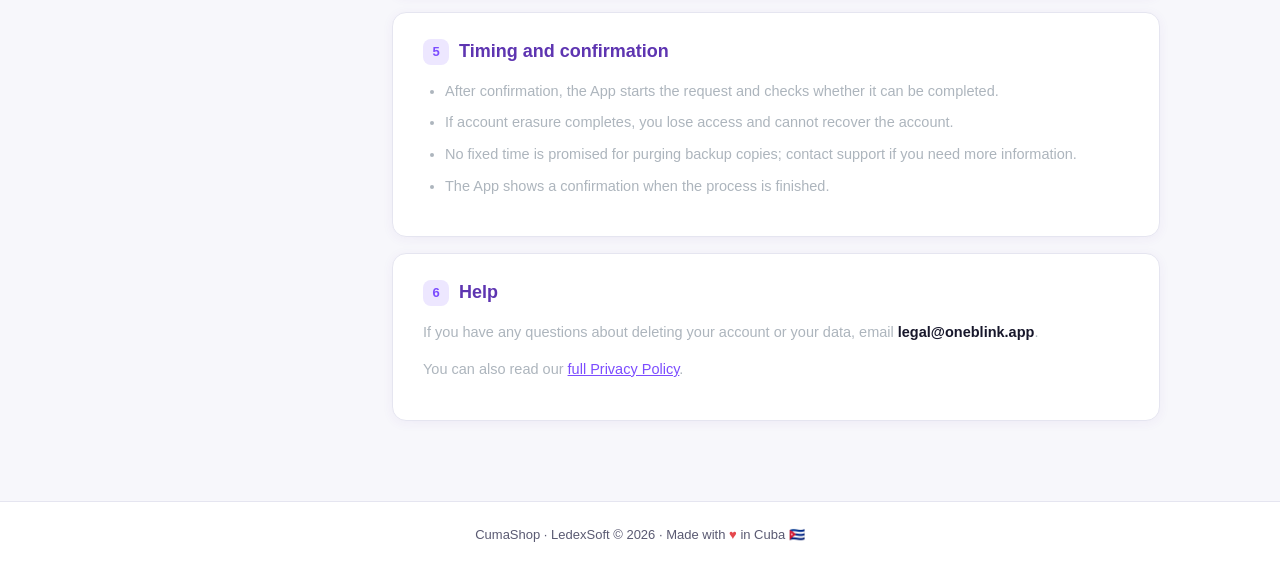
<file: borrar-cuenta.html>
<!DOCTYPE html>
<html lang="es">
<head>
  <meta charset="UTF-8" />
  <meta name="viewport" content="width=device-width, initial-scale=1.0" />
  <title>CumaShop — Borrado de cuenta / Account Deletion</title>
  <meta name="description" content="Cómo borrar tu cuenta y tus datos en CumaShop. How to delete your account and data on CumaShop, Cuba's marketplace." />
  <link rel="stylesheet" href="css/main.css" />
</head>
<body class="page-privacidad">

<header>
  <div class="header-inner">
    <a href="index.html" class="logo"><span class="logo-mark">⚡</span> CumaShop</a>
    <div class="lang-switch" role="group" aria-label="Idioma / Language / Idioma">
      <button data-lang="es" class="active">ES</button>
      <button data-lang="en">EN</button>
      <button data-lang="pt">PT</button>
    </div>
  </div>
</header>

<div class="layout">
  <nav class="toc" id="toc">
    <h3 data-i18n="tocTitle">Contenido</h3>
    <a href="#app" data-i18n="toc1">1. Borrar desde la App</a>
    <a href="#opciones" data-i18n="toc2">2. Dos opciones de borrado</a>
    <a href="#correo" data-i18n="toc3">3. Solicitar borrado por correo</a>
    <a href="#alcance" data-i18n="toc4">4. Qué se elimina y qué se conserva</a>
    <a href="#plazos" data-i18n="toc5">5. Plazos y confirmación</a>
    <a href="#ayuda" data-i18n="toc6">6. Ayuda</a>
  </nav>

  <div class="content">

    <div class="hero-card">
      <span class="badge" data-i18n="badge">Borrado de cuenta</span>
      <h1 data-i18n="title">Borrar tu cuenta y tus datos</h1>
      <p class="updated" data-i18n="updated">Última actualización: 3 de octubre de 2026</p>
      <p class="lead" data-i18n="lead">
        Puedes solicitar el borrado de los datos elegibles o de tu cuenta desde la
        App o por correo. Las operaciones activas y algunos registros financieros
        pueden impedir que se complete; esta página explica las opciones y límites.
      </p>
    </div>

    <section class="card" id="app">
      <h2><span class="num">1</span><span data-i18n="s1t">Borrar desde la App</span></h2>
      <p data-i18n="s1p1">
        La forma más rápida es desde la propia App, sin contacto humano:
      </p>
      <ul>
        <li data-i18n="s1l1">Abrí CumaShop → <strong>Ajustes</strong> → <strong>Editar perfil</strong> → <strong>Zona de peligro</strong>.</li>
        <li data-i18n="s1l2">Elegí <strong>"Borrar datos recopilados"</strong> o <strong>"Borrar cuenta permanentemente"</strong> (ver diferencia en la sección 2).</li>
        <li data-i18n="s1l3">Ambas opciones piden confirmación. La App verifica si puede completar el borrado y muestra el resultado; las operaciones activas o ciertos registros financieros pueden impedirlo.</li>
      </ul>
      <p data-i18n="s1p2">
        Si no podés entrar a tu cuenta, usá la opción por correo de la sección 3.
      </p>
    </section>

    <section class="card" id="opciones">
      <h2><span class="num">2</span><span data-i18n="s2t">Dos opciones de borrado</span></h2>
      <ul>
        <li data-i18n="s2l1"><strong>Borrar datos recopilados:</strong> elimina los datos personales y de actividad elegibles (perfil, direcciones, carrito, lista de deseos, reseñas, sesiones y solicitudes), pero <strong>conserva tu cuenta</strong>, correo, saldo y créditos. Los pedidos vinculados a registros financieros pueden impedir el proceso.</li>
        <li data-i18n="s2l2"><strong>Borrar cuenta permanentemente:</strong> elimina la cuenta y los datos que puedan borrarse. Las operaciones activas o registros financieros vinculados pueden impedirlo; si se completa, pierdes el acceso y no podrás recuperar la cuenta.</li>
      </ul>
    </section>

    <section class="card" id="correo">
      <h2><span class="num">3</span><span data-i18n="s3t">Solicitar borrado por correo</span></h2>
      <p data-i18n="s3p1">
        Si preferís no usar la App (o no podés entrar), escribí a
        <strong>legal@oneblink.app</strong> desde el correo asociado a tu cuenta,
        con el asunto <strong>"Solicitud de borrado de cuenta"</strong> e indicando
        si querés borrar solo los datos o la cuenta completa.
      </p>
      <p data-i18n="s3p2">
        Verificamos que el correo coincida con la cuenta antes de procesar la
        solicitud. Respondemos dentro de un plazo razonable (máximo 30 días).
      </p>
    </section>

    <section class="card" id="alcance">
      <h2><span class="num">4</span><span data-i18n="s4t">Qué se elimina y qué se conserva</span></h2>
      <p data-i18n="s4p1">Cuando el proceso puede completarse, se eliminan los datos elegibles, entre ellos:</p>
      <ul>
        <li data-i18n="s4l1">Tu perfil: nombre, foto, dirección, preferencias y datos de contacto.</li>
        <li data-i18n="s4l2">Pedidos sin registros financieros que deban conservarse, direcciones guardadas, carrito y lista de deseos.</li>
        <li data-i18n="s4l3">Reseñas, calificaciones, feedback, reportes y mensajes.</li>
        <li data-i18n="s4l4">Historial de sesiones, solicitudes de vendedor y las fotos que hayas subido.</li>
      </ul>
      <p data-i18n="s4p2">
        Los pedidos y pagos vinculados a registros financieros pueden tener que
        conservarse. La App puede detener el borrado si no puede preservar la
        integridad de esos registros; el historial de consentimientos de regalos
        se conserva anonimizado.
      </p>
      <div class="highlight" data-i18n="s4h">
        ⚠️ No confirmes que el borrado terminó hasta que la App muestre el resultado.
        Si una operación está activa o hay historial financiero que deba conservarse,
        contacta con soporte.
      </div>
    </section>

    <section class="card" id="plazos">
      <h2><span class="num">5</span><span data-i18n="s5t">Plazos y confirmación</span></h2>
      <ul>
        <li data-i18n="s5l1">Al confirmar, la App inicia la solicitud y comprueba si puede completarla.</li>
        <li data-i18n="s5l2">Si el borrado de cuenta se completa, perderás el acceso y no podrás recuperarla.</li>
        <li data-i18n="s5l3">No se ofrece un plazo fijo para la purga de copias de respaldo; consulta al soporte si necesitas más información.</li>
        <li data-i18n="s5l4">La App te muestra una confirmación cuando el proceso termina.</li>
      </ul>
    </section>

    <section class="card" id="ayuda">
      <h2><span class="num">6</span><span data-i18n="s6t">Ayuda</span></h2>
      <p data-i18n="s6p1">
        Ante cualquier duda sobre el borrado de tu cuenta o tus datos, escribinos a
        <strong>legal@oneblink.app</strong>.
      </p>
      <p data-i18n="s6p2">
        También podés consultar nuestra
        <a href="privacidad.html" data-i18n="s6link">Política de Privacidad completa</a>.
      </p>
    </section>

  </div>
</div>

<footer>
  <span data-i18n="footer">CumaShop · LedexSoft © 2026 · Hecho con</span> <span class="heart">♥</span> <span data-i18n="footer2">en Cuba 🇨🇺</span>
</footer>

<script>
  // ── Traducciones (es / en / pt) ──
  const I18N = {
    es: {
      htmlLang: 'es',
      docTitle: 'CumaShop — Borrado de cuenta',
      tocTitle: 'Contenido',
      toc1: '1. Borrar desde la App', toc2: '2. Dos opciones de borrado',
      toc3: '3. Solicitar borrado por correo', toc4: '4. Qué se elimina y qué se conserva',
      toc5: '5. Plazos y confirmación', toc6: '6. Ayuda',
      badge: 'Borrado de cuenta',
      title: 'Borrar tu cuenta y tus datos',
      updated: 'Última actualización: 3 de octubre de 2026',
      lead: 'Puedes solicitar el borrado de los datos elegibles o de tu cuenta desde la App o por correo. Las operaciones activas y algunos registros financieros pueden impedir que se complete; esta página explica las opciones y límites.',
      s1t: 'Borrar desde la App',
      s1p1: 'La forma más rápida es desde la propia App, sin contacto humano:',
      s1l1: 'Abrí CumaShop → <strong>Ajustes</strong> → <strong>Editar perfil</strong> → <strong>Zona de peligro</strong>.',
      s1l2: 'Elegí <strong>"Borrar datos recopilados"</strong> o <strong>"Borrar cuenta permanentemente"</strong> (ver diferencia en la sección 2).',
      s1l3: 'Ambas opciones piden confirmación. La App verifica si puede completar el borrado y muestra el resultado; las operaciones activas o ciertos registros financieros pueden impedirlo.',
      s1p2: 'Si no podés entrar a tu cuenta, usá la opción por correo de la sección 3.',
      s2t: 'Dos opciones de borrado',
      s2l1: '<strong>Borrar datos recopilados:</strong> elimina los datos personales y de actividad elegibles (perfil, direcciones, carrito, lista de deseos, reseñas, sesiones y solicitudes), pero <strong>conserva tu cuenta</strong>, correo, saldo y créditos. Los pedidos vinculados a registros financieros pueden impedir el proceso.',
      s2l2: '<strong>Borrar cuenta permanentemente:</strong> elimina la cuenta y los datos que puedan borrarse. Las operaciones activas o registros financieros vinculados pueden impedirlo; si se completa, pierdes el acceso y no podrás recuperar la cuenta.',
      s3t: 'Solicitar borrado por correo',
      s3p1: 'Si preferís no usar la App (o no podés entrar), escribí a <strong>legal@oneblink.app</strong> desde el correo asociado a tu cuenta, con el asunto <strong>"Solicitud de borrado de cuenta"</strong> e indicando si querés borrar solo los datos o la cuenta completa.',
      s3p2: 'Verificamos que el correo coincida con la cuenta antes de procesar la solicitud. Respondemos dentro de un plazo razonable (máximo 30 días).',
      s4t: 'Qué se elimina y qué se conserva',
      s4p1: 'Cuando el proceso puede completarse, se eliminan los datos elegibles, entre ellos:',
      s4l1: 'Tu perfil: nombre, foto, dirección, preferencias y datos de contacto.',
      s4l2: 'Pedidos sin registros financieros que deban conservarse, direcciones guardadas, carrito y lista de deseos.',
      s4l3: 'Reseñas, calificaciones, feedback, reportes y mensajes.',
      s4l4: 'Historial de sesiones, solicitudes de vendedor y las fotos que hayas subido.',
      s4p2: 'Los pedidos y pagos vinculados a registros financieros pueden tener que conservarse. La App puede detener el borrado si no puede preservar la integridad de esos registros; el historial de consentimientos de regalos se conserva anonimizado.',
      s4h: '⚠️ No confirmes que el borrado terminó hasta que la App muestre el resultado. Si una operación está activa o hay historial financiero que deba conservarse, contacta con soporte.',
      s5t: 'Plazos y confirmación',
      s5l1: 'Al confirmar, la App inicia la solicitud y comprueba si puede completarla.',
      s5l2: 'Si el borrado de cuenta se completa, perderás el acceso y no podrás recuperarla.',
      s5l3: 'No se ofrece un plazo fijo para la purga de copias de respaldo; consulta al soporte si necesitas más información.',
      s5l4: 'La App te muestra una confirmación cuando el proceso termina.',
      s6t: 'Ayuda',
      s6p1: 'Ante cualquier duda sobre el borrado de tu cuenta o tus datos, escribinos a <strong>legal@oneblink.app</strong>.',
      s6p2: 'También podés consultar nuestra <a href="privacidad.html">Política de Privacidad completa</a>.',
      s6link: 'Política de Privacidad completa',
      footer: 'CumaShop · LedexSoft © 2026 · Hecho con', footer2: 'en Cuba 🇨🇺'
    },
    en: {
      htmlLang: 'en',
      docTitle: 'CumaShop — Account Deletion',
      tocTitle: 'Contents',
      toc1: '1. Delete from the App', toc2: '2. Two deletion options',
      toc3: '3. Request deletion by email', toc4: '4. What is deleted and what is kept',
      toc5: '5. Timing and confirmation', toc6: '6. Help',
      badge: 'Account Deletion',
      title: 'Delete your account and your data',
      updated: 'Last updated: October 3, 2026',
      lead: 'You can request erasure of eligible data or your account from the App or by email. Active operations and some financial records may prevent completion; this page explains the options and limits.',
      s1t: 'Delete from the App',
      s1p1: 'The fastest way is from the App itself, no human contact needed:',
      s1l1: 'Open CumaShop → <strong>Settings</strong> → <strong>Edit profile</strong> → <strong>Danger zone</strong>.',
      s1l2: 'Choose <strong>"Delete collected data"</strong> or <strong>"Delete account permanently"</strong> (see the difference in section 2).',
      s1l3: 'Both options ask for confirmation. The App checks whether it can complete erasure and shows the result; active operations or some financial records may prevent it.',
      s1p2: 'If you cannot sign in to your account, use the email option in section 3.',
      s2t: 'Two deletion options',
      s2l1: '<strong>Delete collected data:</strong> removes eligible personal and activity data (profile, addresses, cart, wishlist, reviews, sessions and requests) but <strong>keeps your account</strong>, email, balance and credits. Orders linked to financial records may prevent the process.',
      s2l2: '<strong>Delete account permanently:</strong> deletes the account and data eligible for erasure. Active operations or linked financial records may prevent it; if completed, you lose access and cannot recover the account.',
      s3t: 'Request deletion by email',
      s3p1: 'If you prefer not to use the App (or cannot sign in), email <strong>legal@oneblink.app</strong> from the email address associated with your account, with the subject <strong>"Account deletion request"</strong> and let us know whether you want to delete only your data or the entire account.',
      s3p2: 'We verify the email matches the account before processing the request. We reply within a reasonable period (30 days at the latest).',
      s4t: 'What is deleted and what is kept',
      s4p1: 'When the process can be completed, eligible data removed may include:',
      s4l1: 'Your profile: name, photo, address, preferences and contact details.',
      s4l2: 'Orders without financial records that must be retained, saved addresses, cart and wishlist.',
      s4l3: 'Reviews, ratings, feedback, reports and messages.',
      s4l4: 'Session history, seller requests and photos you uploaded.',
      s4p2: 'Orders and payments linked to financial records may need to be retained. The App may stop erasure if it cannot preserve the integrity of those records; gift-consent history is retained in anonymized form.',
      s4h: '⚠️ Do not assume erasure is complete until the App shows the result. If an operation is active or financial history must be retained, contact support.',
      s5t: 'Timing and confirmation',
      s5l1: 'After confirmation, the App starts the request and checks whether it can be completed.',
      s5l2: 'If account erasure completes, you lose access and cannot recover the account.',
      s5l3: 'No fixed time is promised for purging backup copies; contact support if you need more information.',
      s5l4: 'The App shows a confirmation when the process is finished.',
      s6t: 'Help',
      s6p1: 'If you have any questions about deleting your account or your data, email <strong>legal@oneblink.app</strong>.',
      s6p2: 'You can also read our <a href="privacidad.html">full Privacy Policy</a>.',
      s6link: 'full Privacy Policy',
      footer: 'CumaShop · LedexSoft © 2026 · Made with', footer2: 'in Cuba 🇨🇺'
    },
    pt: {
      htmlLang: 'pt',
      docTitle: 'CumaShop — Exclusão de conta',
      tocTitle: 'Conteúdo',
      toc1: '1. Excluir pelo App', toc2: '2. Duas opções de exclusão',
      toc3: '3. Solicitar exclusão por e-mail', toc4: '4. O que é excluído e o que é mantido',
      toc5: '5. Prazos e confirmação', toc6: '6. Ajuda',
      badge: 'Exclusão de conta',
      title: 'Exclua sua conta e seus dados',
      updated: 'Última atualização: 3 de outubro de 2026',
      lead: 'Você pode solicitar a exclusão dos dados elegíveis ou da conta pelo App ou por e-mail. Operações ativas e alguns registros financeiros podem impedir a conclusão; esta página explica as opções e os limites.',
      s1t: 'Excluir pelo App',
      s1p1: 'A forma mais rápida é pelo próprio App, sem contato humano:',
      s1l1: 'Abra o CumaShop → <strong>Ajustes</strong> → <strong>Editar perfil</strong> → <strong>Zona de perigo</strong>.',
      s1l2: 'Escolha <strong>"Excluir dados coletados"</strong> ou <strong>"Excluir conta permanentemente"</strong> (veja a diferença na seção 2).',
      s1l3: 'Ambas as opções pedem confirmação. O App verifica se pode concluir a exclusão e mostra o resultado; operações ativas ou alguns registros financeiros podem impedi-la.',
      s1p2: 'Se não conseguir entrar na sua conta, use a opção por e-mail da seção 3.',
      s2t: 'Duas opções de exclusão',
      s2l1: '<strong>Excluir dados coletados:</strong> remove dados pessoais e de atividade elegíveis (perfil, endereços, carrinho, lista de desejos, avaliações, sessões e solicitações), mas <strong>mantém sua conta</strong>, e-mail, saldo e créditos. Pedidos vinculados a registros financeiros podem impedir o processo.',
      s2l2: '<strong>Excluir conta permanentemente:</strong> exclui a conta e os dados elegíveis. Operações ativas ou registros financeiros vinculados podem impedi-lo; se concluído, você perderá o acesso e não poderá recuperar a conta.',
      s3t: 'Solicitar exclusão por e-mail',
      s3p1: 'Se preferir não usar o App (ou não conseguir entrar), escreva para <strong>legal@oneblink.app</strong> usando o e-mail associado à sua conta, com o assunto <strong>"Solicitação de exclusão de conta"</strong> e informando se quer excluir apenas os dados ou a conta completa.',
      s3p2: 'Verificamos se o e-mail corresponde à conta antes de processar a solicitação. Respondemos dentro de um prazo razoável (no máximo 30 dias).',
      s4t: 'O que é excluído e o que é mantido',
      s4p1: 'Quando o processo pode ser concluído, os dados elegíveis removidos podem incluir:',
      s4l1: 'Seu perfil: nome, foto, endereço, preferências e dados de contato.',
      s4l2: 'Pedidos sem registros financeiros que precisem ser mantidos, endereços salvos, carrinho e lista de desejos.',
      s4l3: 'Avaliações, classificações, feedback, denúncias e mensagens.',
      s4l4: 'Histórico de sessões, solicitações de vendedor e fotos enviadas por você.',
      s4p2: 'Pedidos e pagamentos vinculados a registros financeiros podem precisar ser mantidos. O App pode interromper a exclusão se não puder preservar a integridade desses registros; o histórico de consentimentos de presentes é mantido de forma anonimizada.',
      s4h: '⚠️ Não considere a exclusão concluída até que o App mostre o resultado. Se houver operação ativa ou histórico financeiro que precise ser mantido, fale com o suporte.',
      s5t: 'Prazos e confirmação',
      s5l1: 'Após a confirmação, o App inicia a solicitação e verifica se pode concluí-la.',
      s5l2: 'Se a exclusão da conta for concluída, você perderá o acesso e não poderá recuperá-la.',
      s5l3: 'Não há um prazo fixo prometido para apagar cópias de backup; fale com o suporte se precisar de mais informações.',
      s5l4: 'O App mostra uma confirmação quando o processo termina.',
      s6t: 'Ajuda',
      s6p1: 'Em caso de dúvida sobre a exclusão da sua conta ou seus dados, escreva para <strong>legal@oneblink.app</strong>.',
      s6p2: 'Você também pode consultar nossa <a href="privacidad.html">Política de Privacidade completa</a>.',
      s6link: 'Política de Privacidade completa',
      footer: 'CumaShop · LedexSoft © 2026 · Feito com', footer2: 'em Cuba 🇨🇺'
    }
  };

  // ── Detección de idioma: URL (?lang=) > localStorage > navegador ──
  function detectLang() {
    const fromUrl = new URLSearchParams(location.search).get('lang');
    if (fromUrl && I18N[fromUrl]) return fromUrl;
    const stored = localStorage.getItem('ob-lang');
    if (stored && I18N[stored]) return stored;
    const nav = (navigator.language || navigator.languages?.[0] || 'es').toLowerCase();
    if (nav.startsWith('pt')) return 'pt';
    if (nav.startsWith('en')) return 'en';
    return 'es'; // default: español
  }

  // ── Aplicar idioma ──
  function applyLang(lang) {
    const t = I18N[lang];
    document.documentElement.lang = t.htmlLang;
    document.title = t.docTitle;
    document.querySelectorAll('[data-i18n]').forEach((el) => {
      const key = el.getAttribute('data-i18n');
      if (t[key] !== undefined) el.innerHTML = t[key];
    });
    document.querySelectorAll('.lang-switch button').forEach((btn) => {
      btn.classList.toggle('active', btn.dataset.lang === lang);
    });
    localStorage.setItem('ob-lang', lang);
  }

  // ── Init + switch manual ──
  document.querySelectorAll('.lang-switch button').forEach((btn) => {
    btn.addEventListener('click', () => applyLang(btn.dataset.lang));
  });
  applyLang(detectLang());

  // ── TOC: resaltar sección activa al hacer scroll ──
  const tocLinks = document.querySelectorAll('nav.toc a');
  const sections = [...tocLinks].map((a) => document.querySelector(a.getAttribute('href')));
  const observer = new IntersectionObserver(
    (entries) => {
      entries.forEach((entry) => {
        if (entry.isIntersecting) {
          tocLinks.forEach((a) =>
            a.classList.toggle('active', a.getAttribute('href') === '#' + entry.target.id)
          );
        }
      });
    },
    { rootMargin: '-20% 0px -70% 0px' }
  );
  sections.forEach((s) => s && observer.observe(s));
</script>
</body>
</html>
</file>
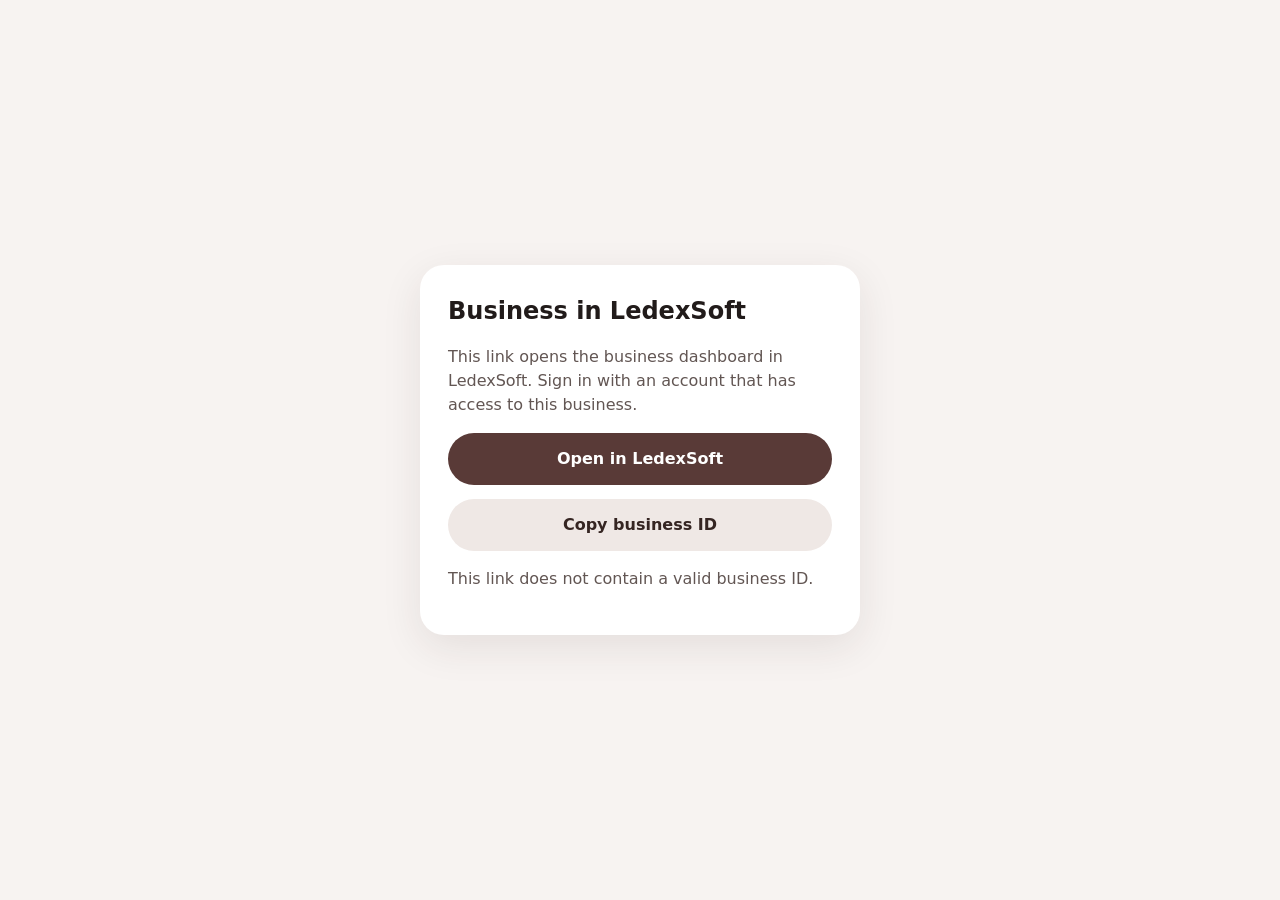
<file: business.html>
<!doctype html>
<html lang="es">
  <head>
    <meta charset="utf-8" />
    <meta name="viewport" content="width=device-width, initial-scale=1" />
    <meta name="theme-color" content="#f7f3f1" />
    <title>Negocio en LedexSoft</title>
    <style>
      :root { color-scheme: light dark; font: 16px/1.5 system-ui, sans-serif; }
      body { margin: 0; min-height: 100vh; display: grid; place-items: center; background: #f7f3f1; color: #211b1a; }
      main { box-sizing: border-box; width: min(92vw, 440px); padding: 28px; border-radius: 24px; background: white; box-shadow: 0 12px 40px #35231d18; }
      h1 { margin: 0 0 10px; font-size: 1.5rem; }
      p { color: #625653; }
      a, button { display: block; box-sizing: border-box; width: 100%; margin-top: 14px; padding: 14px 18px; border: 0; border-radius: 999px; background: #593a37; color: white; text-align: center; text-decoration: none; font: inherit; font-weight: 650; cursor: pointer; }
      button.secondary { background: #efe8e5; color: #352522; }
      code { overflow-wrap: anywhere; }
    </style>
  </head>
  <body>
    <main>
      <h1 id="title">Negocio en LedexSoft</h1>
      <p id="body">Este enlace abre el panel del negocio dentro de LedexSoft. Inicia sesión con una cuenta que tenga acceso al negocio.</p>
      <p><span id="id-label">Identificador del negocio:</span> <code id="business-id">—</code></p>
      <a id="open-app" href="#">Abrir en LedexSoft</a>
      <button id="copy-id" class="secondary" type="button">Copiar identificador</button>
      <p id="invalid" hidden>El enlace no contiene un identificador válido.</p>
    </main>
    <script>
      const copy = {
        es: { title: 'Negocio en LedexSoft', body: 'Este enlace abre el panel del negocio dentro de LedexSoft. Inicia sesión con una cuenta que tenga acceso al negocio.', id: 'Identificador del negocio:', open: 'Abrir en LedexSoft', copy: 'Copiar identificador', copied: 'Identificador copiado', invalid: 'El enlace no contiene un identificador válido.' },
        en: { title: 'Business in LedexSoft', body: 'This link opens the business dashboard in LedexSoft. Sign in with an account that has access to this business.', id: 'Business ID:', open: 'Open in LedexSoft', copy: 'Copy business ID', copied: 'Business ID copied', invalid: 'This link does not contain a valid business ID.' },
        pt: { title: 'Negócio no LedexSoft', body: 'Este link abre o painel do negócio no LedexSoft. Entre com uma conta que tenha acesso a este negócio.', id: 'ID do negócio:', open: 'Abrir no LedexSoft', copy: 'Copiar ID do negócio', copied: 'ID do negócio copiado', invalid: 'Este link não contém um ID de negócio válido.' },
      };
      const language = (navigator.language || 'es').slice(0, 2).toLowerCase();
      const text = copy[language] || copy.es;
      document.documentElement.lang = copy[language] ? language : 'es';
      document.getElementById('title').textContent = text.title;
      document.getElementById('body').textContent = text.body;
      document.getElementById('id-label').textContent = text.id;
      document.getElementById('open-app').textContent = text.open;
      document.getElementById('copy-id').textContent = text.copy;
      document.getElementById('invalid').textContent = text.invalid;

      const id = new URLSearchParams(location.search).get('id') || '';
      const valid = /^\d+$/.test(id) && Number(id) > 0;
      if (valid) {
        document.getElementById('business-id').textContent = id;
        document.getElementById('open-app').href = `ledexsoft://business/${encodeURIComponent(id)}`;
        document.getElementById('copy-id').addEventListener('click', async () => {
          await navigator.clipboard.writeText(id);
          document.getElementById('copy-id').textContent = text.copied;
        });
      } else {
        document.getElementById('business-id').closest('p').hidden = true;
        document.getElementById('open-app').hidden = true;
        document.getElementById('copy-id').hidden = true;
        document.getElementById('invalid').hidden = false;
      }
    </script>
  </body>
</html>
</file>
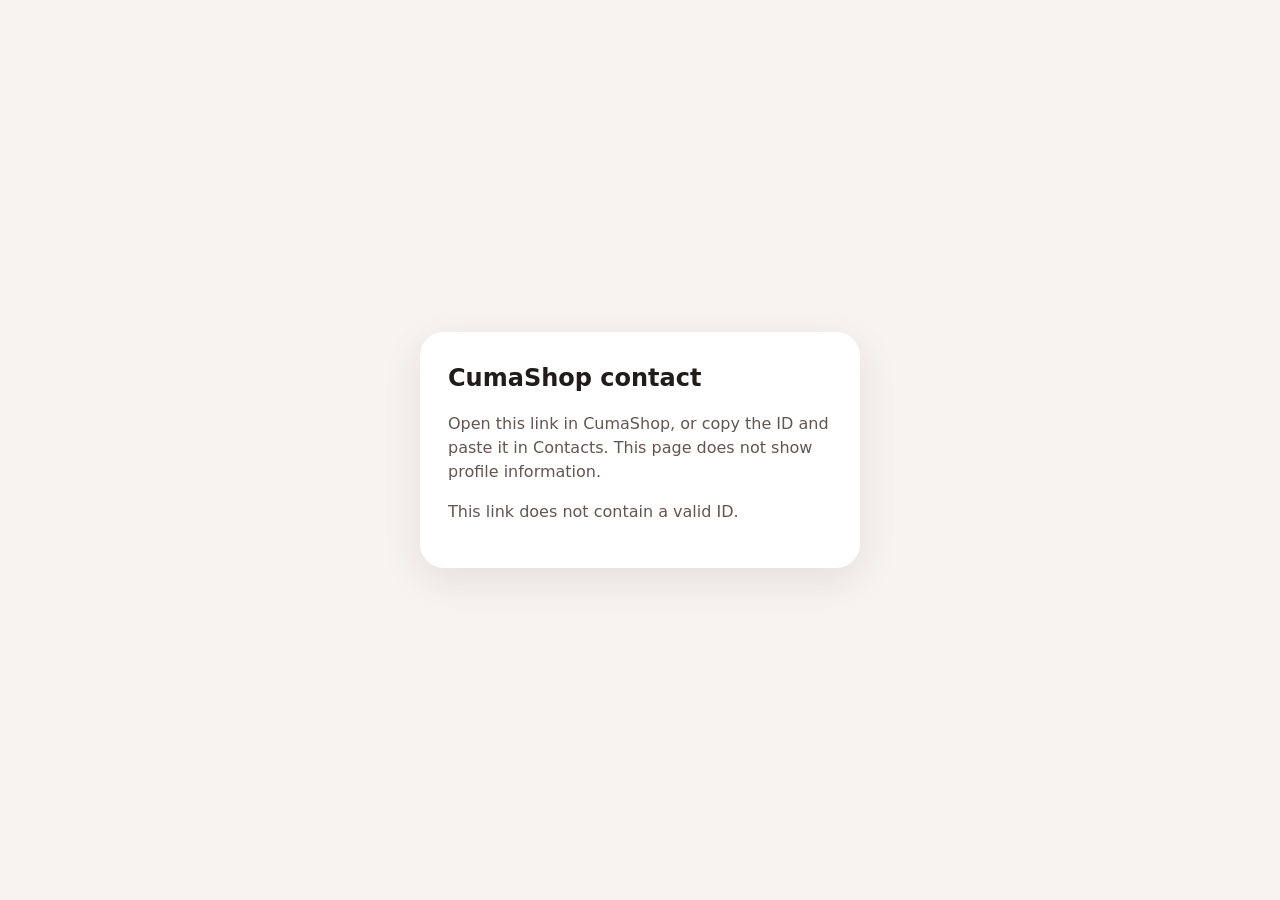
<file: contact.html>
<!doctype html>
<html lang="es">
  <head>
    <meta charset="utf-8" />
    <meta name="viewport" content="width=device-width, initial-scale=1" />
    <meta name="theme-color" content="#f7f3f1" />
    <meta name="robots" content="noindex,nofollow" />
    <title>Contacto en CumaShop</title>
    <style>
      :root { font: 16px/1.5 system-ui, sans-serif; color-scheme: light; }
      body { margin: 0; min-height: 100vh; display: grid; place-items: center; background: #f7f3f1; color: #211b1a; }
      main { box-sizing: border-box; width: min(92vw, 440px); padding: 28px; border-radius: 24px; background: white; box-shadow: 0 12px 40px #35231d18; }
      h1 { margin: 0 0 10px; font-size: 1.5rem; }
      p { color: #625653; }
      a, button { display: block; box-sizing: border-box; width: 100%; margin-top: 14px; padding: 14px 18px; border: 0; border-radius: 999px; background: #593a37; color: white; text-align: center; text-decoration: none; font: inherit; font-weight: 650; cursor: pointer; }
      button.secondary { background: #efe8e5; color: #352522; }
      code { overflow-wrap: anywhere; }
      [hidden] { display: none !important; }
    </style>
  </head>
  <body>
    <main>
      <h1 id="title">Contacto en CumaShop</h1>
      <p id="body">Abre este enlace en CumaShop o copia el identificador para pegarlo en Contactos. La página no muestra información del perfil.</p>
      <p id="id-row"><span id="id-label">Identificador de contacto:</span> <code id="contact-id">—</code></p>
      <a id="open-app" href="#">Abrir en CumaShop</a>
      <button id="copy-id" class="secondary" type="button">Copiar identificador</button>
      <p id="copy-status" role="status" aria-live="polite"></p>
      <p id="invalid" hidden>El enlace no contiene un identificador válido.</p>
    </main>
    <script>
      (() => {
        const copy = {
          es: { title: 'Contacto en CumaShop', body: 'Abre este enlace en CumaShop o copia el identificador para pegarlo en Contactos. La página no muestra información del perfil.', id: 'Identificador de contacto:', open: 'Abrir en CumaShop', copy: 'Copiar identificador', copied: 'Identificador copiado. Pégalo en Contactos dentro de CumaShop.', failed: 'No se pudo copiar. Selecciona el identificador y cópialo.', invalid: 'El enlace no contiene un identificador válido.' },
          en: { title: 'CumaShop contact', body: 'Open this link in CumaShop, or copy the ID and paste it in Contacts. This page does not show profile information.', id: 'Contact ID:', open: 'Open CumaShop', copy: 'Copy ID', copied: 'ID copied. Paste it in Contacts in CumaShop.', failed: 'Could not copy. Select the ID and copy it.', invalid: 'This link does not contain a valid ID.' },
          pt: { title: 'Contato no CumaShop', body: 'Abra este link no CumaShop ou copie o identificador para colá-lo em Contatos. Esta página não mostra informações do perfil.', id: 'Identificador do contato:', open: 'Abrir no CumaShop', copy: 'Copiar identificador', copied: 'Identificador copiado. Cole-o em Contatos no CumaShop.', failed: 'Não foi possível copiar. Selecione e copie o identificador.', invalid: 'Este link não contém um identificador válido.' },
        };
        const language = (navigator.language || 'es').slice(0, 2).toLowerCase();
        const text = copy[language] || copy.es;
        document.documentElement.lang = copy[language] ? language : 'es';
        document.getElementById('title').textContent = text.title;
        document.getElementById('body').textContent = text.body;
        document.getElementById('id-label').textContent = text.id;
        document.getElementById('open-app').textContent = text.open;
        document.getElementById('copy-id').textContent = text.copy;
        document.getElementById('invalid').textContent = text.invalid;

        const id = new URLSearchParams(location.search).get('id') || '';
        const valid = /^[0-9a-f]{8}-[0-9a-f]{4}-[1-8][0-9a-f]{3}-[89ab][0-9a-f]{3}-[0-9a-f]{12}$/i.test(id);
        if (!valid) {
          document.getElementById('id-row').hidden = true;
          document.getElementById('open-app').hidden = true;
          document.getElementById('copy-id').hidden = true;
          document.getElementById('invalid').hidden = false;
          return;
        }

        document.getElementById('contact-id').textContent = id;
        document.getElementById('open-app').href = `cumashop://contacto/${encodeURIComponent(id)}`;
        document.getElementById('copy-id').addEventListener('click', async () => {
          const status = document.getElementById('copy-status');
          try {
            await navigator.clipboard.writeText(id);
            status.textContent = text.copied;
          } catch (_) {
            status.textContent = text.failed;
          }
        });
      })();
    </script>
  </body>
</html>
</file>
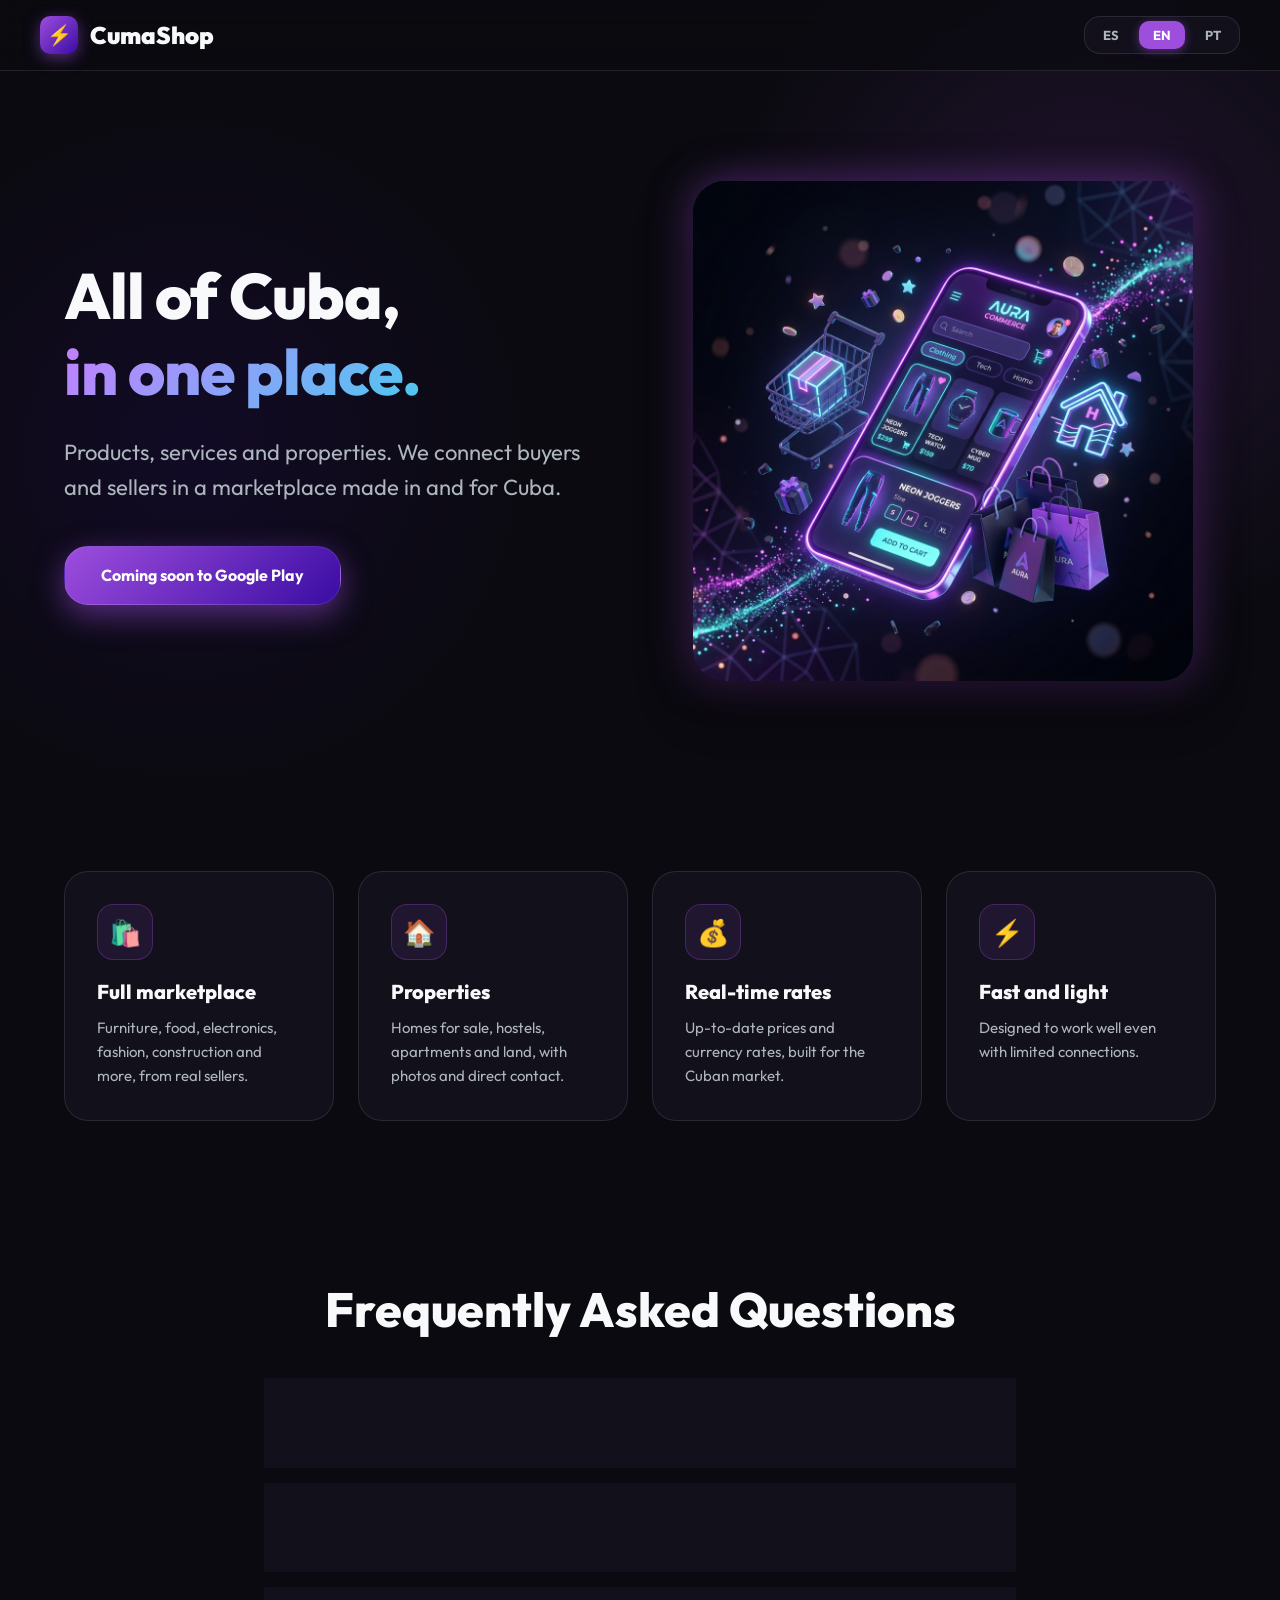
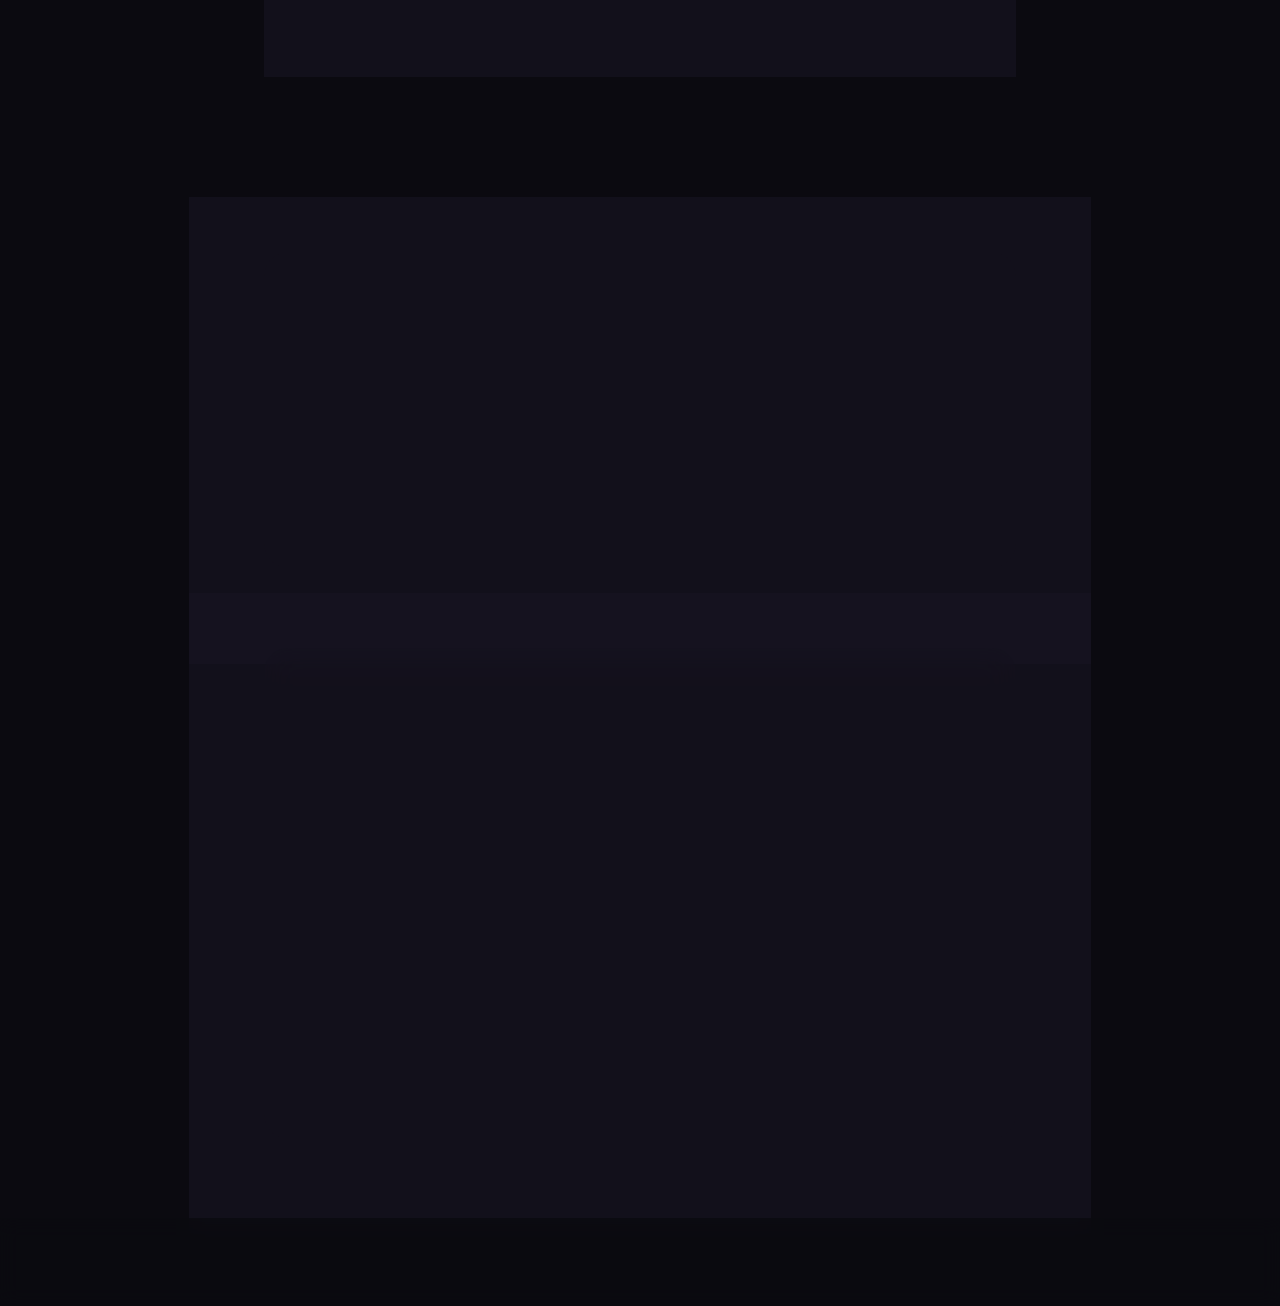
<file: index_legacy_backup.html>
<!DOCTYPE html>
<html lang="es">
<head>
  <meta charset="UTF-8" />
  <meta name="viewport" content="width=device-width, initial-scale=1.0" />
  <title>CumaShop — El marketplace de Cuba</title>
  <meta name="description" content="CumaShop: productos, servicios y propiedades en un solo lugar. Hecho en Cuba." />
  <link rel="stylesheet" href="css/main.css" />
</head>
<body class="page-cumashop">

<header>
  <div class="header-inner">
    <a href="index.html" class="logo"><span class="logo-mark">⚡</span> CumaShop</a>
    <div class="lang-switch" role="group" aria-label="Idioma / Language / Idioma">
      <button data-lang="es" class="active">ES</button>
      <button data-lang="en">EN</button>
      <button data-lang="pt">PT</button>
    </div>
  </div>
</header>

<main>
  <section class="hero">
    <div class="hero-content">
      <h1 data-i18n="heroTitle">Todo Cuba, <br/><span class="text-gradient">en un solo lugar.</span></h1>
      <p class="tagline" data-i18n="heroTagline">Productos, servicios y propiedades. Conectamos compradores y vendedores en un marketplace hecho en y para Cuba.</p>
      <a class="btn-primary" href="#" data-i18n="heroCta" onclick="return false;">Próximamente en Google Play</a>
    </div>
    <div class="hero-visual">
      <img src="assets/hero_cumashop.png" alt="CumaShop App Mockup" />
    </div>
  </section>

  <section class="features">
    <div class="feature-card">
      <div class="feature-icon">🛍️</div>
      <h3 data-i18n="f1t">Marketplace completo</h3>
      <p data-i18n="f1d">Muebles, alimentos, electrónica, moda, construcción y más, de vendedores reales.</p>
    </div>
    <div class="feature-card">
      <div class="feature-icon">🏠</div>
      <h3 data-i18n="f2t">Propiedades</h3>
      <p data-i18n="f2d">Casas en venta, hostales, apartamentos y terrenos, con fotos y contacto directo.</p>
    </div>
    <div class="feature-card">
      <div class="feature-icon">💰</div>
      <h3 data-i18n="f3t">Tasas en tiempo real</h3>
      <p data-i18n="f3d">Precios y cambios de moneda actualizados, pensados para el mercado cubano.</p>
    </div>
    <div class="feature-card">
      <div class="feature-icon">⚡</div>
      <h3 data-i18n="f4t">Rápido y ligero</h3>
      <p data-i18n="f4d">Diseñado para funcionar bien incluso con conexiones limitadas.</p>
    </div>
  </section>

  <section class="faq-section">
    <h2 data-i18n="faqTitle">Preguntas Frecuentes</h2>
    <div class="faq-item">
      <div class="faq-question" data-i18n="faq1t">¿Cuándo estará disponible la app?</div>
      <div class="faq-answer"><p data-i18n="faq1d">Estamos trabajando para lanzarla muy pronto. Mantente al tanto para la fecha oficial.</p></div>
    </div>
    <div class="faq-item">
      <div class="faq-question" data-i18n="faq2t">¿Tiene algún costo publicar productos?</div>
      <div class="faq-answer"><p data-i18n="faq2d">Crear una cuenta y publicar tus primeros productos será totalmente gratis.</p></div>
    </div>
    <div class="faq-item">
      <div class="faq-question" data-i18n="faq3t">¿Cómo funciona LedexSoft con CumaShop?</div>
      <div class="faq-answer"><p data-i18n="faq3d">LedexSoft es el panel de control donde los vendedores gestionan su catálogo. Todo lo que publiques allí, aparecerá automáticamente en la app de CumaShop.</p></div>
    </div>
  </section>

  <section class="section-cta">
    <div class="glass-panel">
      <h2 data-i18n="ctaTitle">¿Listo para comprar y vender?</h2>
      <p data-i18n="ctaSub">La app está en camino. Mientras tanto, leé nuestra política de privacidad.</p>
      <a class="btn-primary lang-link" href="privacidad.html" data-i18n="ctaBtn">📄 Política de Privacidad</a>
    </div>
  </section>

  <section class="section-cta" style="padding-top: 0;">
    <div class="glass-panel">
      <span class="badge" data-i18n="sellersBadge">Para vendedores</span>
      <h2 data-i18n="sellersTitle">¿Tenés un negocio? Vendé en CumaShop.</h2>
      <p data-i18n="sellersSub">Publicá tus productos, gestioná ofertas, precios y stock desde la plataforma de vendedores de LedexSoft. Simple, directo y pensado para el comercio local.</p>
      <br/>
      <a class="btn-primary lang-link" href="ledexsoft.html" data-i18n="sellersCta">Ir a LedexSoft →</a>
    </div>
  </section>
</main>

<footer>
  <span data-i18n="footer">CumaShop · LedexSoft © 2026 · Hecho con</span> ♥ <span data-i18n="footer2">en Cuba 🇨🇺</span> ·
  <a class="lang-link" href="privacidad.html" data-i18n="footerLink">Privacidad</a>
</footer>

<script src="js/app.js"></script>
</body>
</html>
</file>
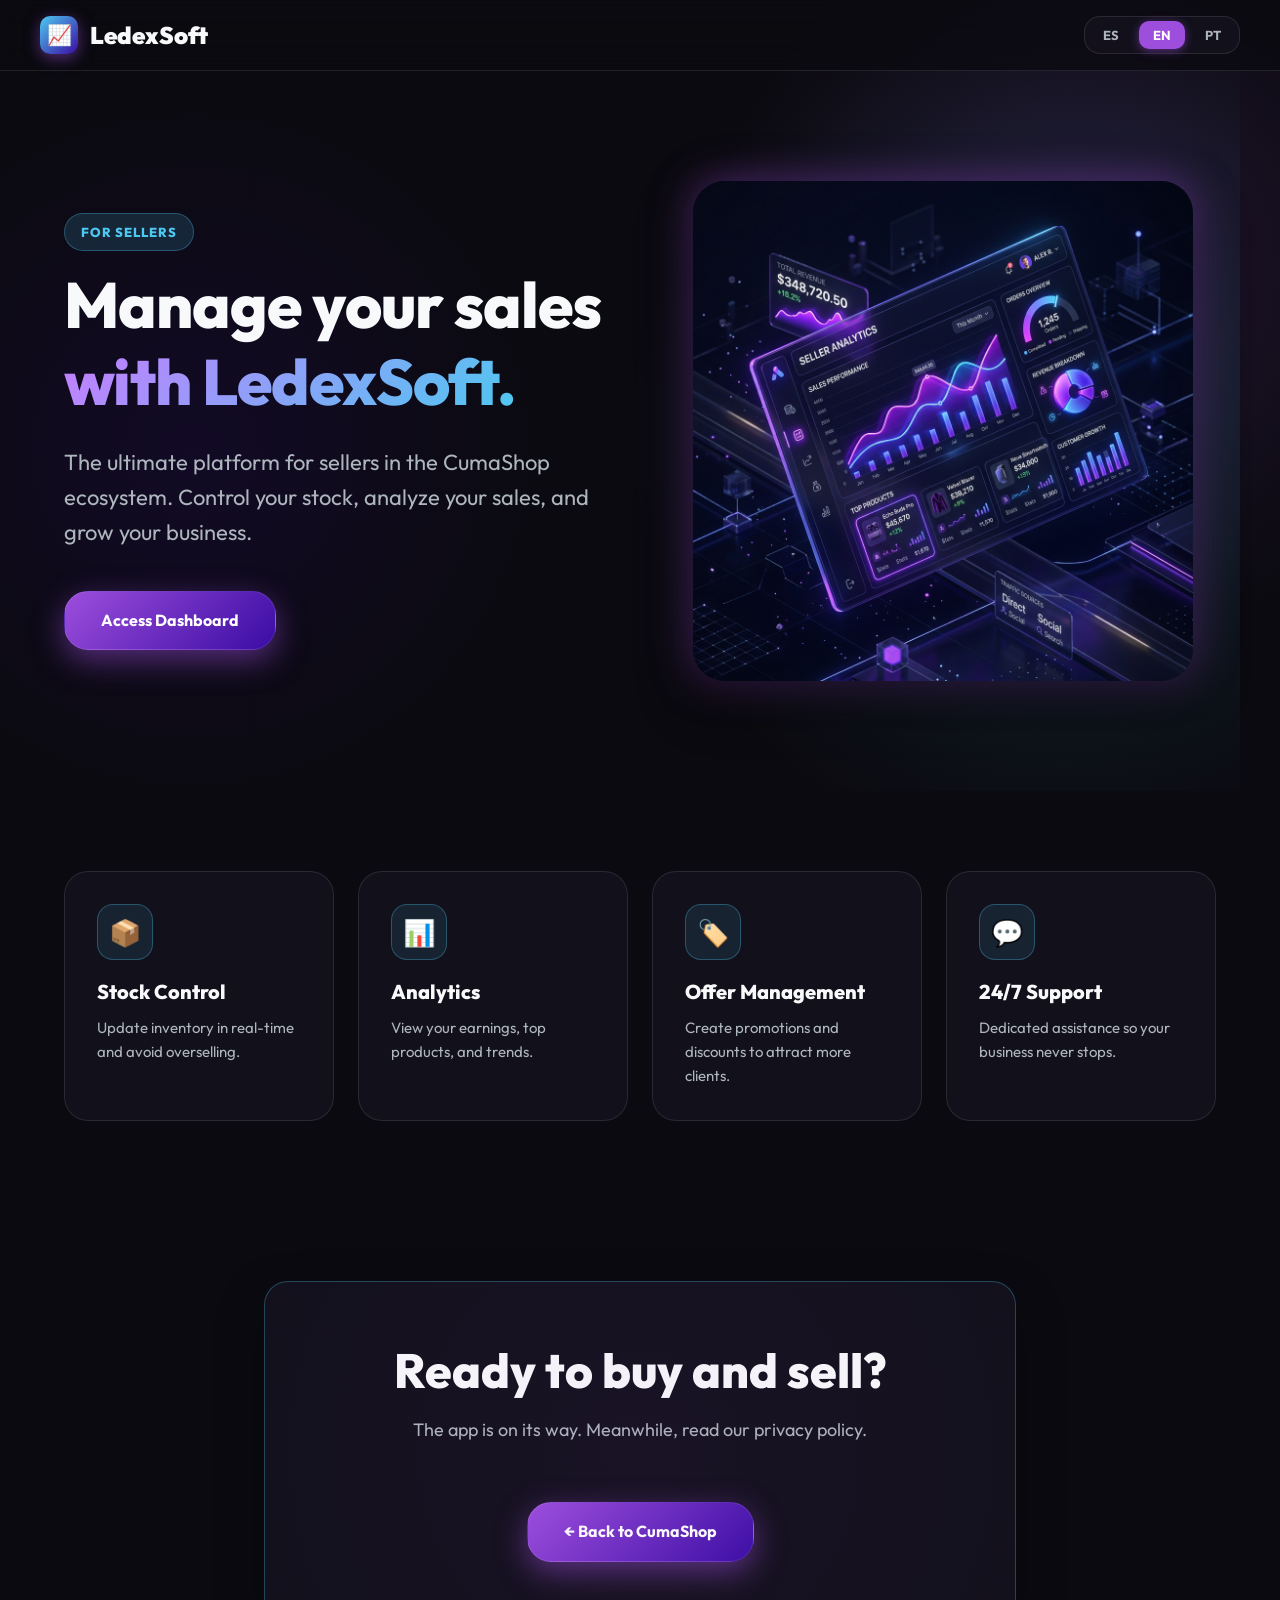
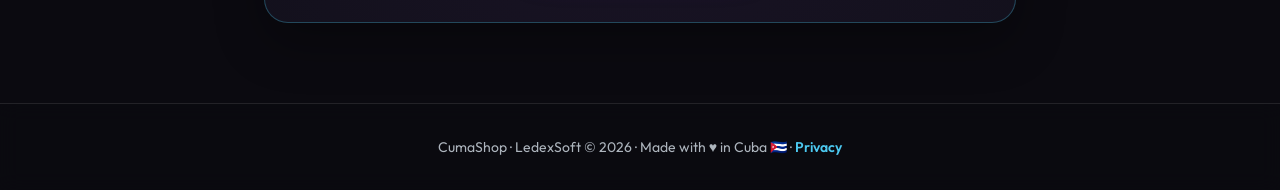
<file: ledexsoft.html>
<!DOCTYPE html>
<html lang="es">
<head>
  <meta charset="UTF-8" />
  <meta name="viewport" content="width=device-width, initial-scale=1.0" />
  <title>LedexSoft — Plataforma de vendedores y administración</title>
  <meta name="description" content="LedexSoft: la plataforma de gestión para vendedores y administradores del ecosistema CumaShop." />
  <link rel="stylesheet" href="css/main.css" />
</head>
<body class="page-ledexsoft">

<header>
  <div class="header-inner">
    <a href="ledexsoft.html" class="logo"><span class="logo-mark" style="background: linear-gradient(135deg, #4cc9f0, #3a0ca3);">📈</span> LedexSoft</a>
    <div class="lang-switch" role="group" aria-label="Idioma / Language / Idioma">
      <button data-lang="es" class="active">ES</button>
      <button data-lang="en">EN</button>
      <button data-lang="pt">PT</button>
    </div>
  </div>
</header>

<main>
  <section class="hero" style="background-image: radial-gradient(circle at 85% 50%, rgba(76, 201, 240, 0.15), transparent 40%);">
    <div class="hero-content">
      <span class="badge" data-i18n="sellersBadge" style="margin-bottom: 16px;">Para vendedores</span>
      <h1 data-i18n="ledexHeroTitle">Gestioná tus ventas <br/><span class="text-gradient">con LedexSoft.</span></h1>
      <p class="tagline" data-i18n="ledexHeroTagline">La plataforma definitiva para vendedores del ecosistema CumaShop. Controlá tu stock, analizá tus ventas y crecé tu negocio.</p>
      <a class="btn-primary" href="#" data-i18n="ledexHeroCta" onclick="return false;">Acceder al Dashboard</a>
    </div>
    <div class="hero-visual">
      <img src="assets/hero_ledexsoft.png" alt="LedexSoft Dashboard Mockup" />
    </div>
  </section>

  <section class="features">
    <div class="feature-card">
      <div class="feature-icon" style="color: #4cc9f0; background: rgba(76, 201, 240, 0.1); border-color: rgba(76, 201, 240, 0.3);">📦</div>
      <h3 data-i18n="lf1t">Control de Stock</h3>
      <p data-i18n="lf1d">Actualizá inventario en tiempo real y evitá ventas sin stock.</p>
    </div>
    <div class="feature-card">
      <div class="feature-icon" style="color: #4cc9f0; background: rgba(76, 201, 240, 0.1); border-color: rgba(76, 201, 240, 0.3);">📊</div>
      <h3 data-i18n="lf2t">Analíticas</h3>
      <p data-i18n="lf2d">Visualizá tus ganancias, productos más vendidos y tendencias.</p>
    </div>
    <div class="feature-card">
      <div class="feature-icon" style="color: #4cc9f0; background: rgba(76, 201, 240, 0.1); border-color: rgba(76, 201, 240, 0.3);">🏷️</div>
      <h3 data-i18n="lf3t">Gestión de Ofertas</h3>
      <p data-i18n="lf3d">Creá promociones y descuentos para atraer más clientes.</p>
    </div>
    <div class="feature-card">
      <div class="feature-icon" style="color: #4cc9f0; background: rgba(76, 201, 240, 0.1); border-color: rgba(76, 201, 240, 0.3);">💬</div>
      <h3 data-i18n="lf4t">Soporte 24/7</h3>
      <p data-i18n="lf4d">Asistencia dedicada para que tu negocio nunca se detenga.</p>
    </div>
  </section>

  <section class="section-cta">
    <div class="glass-panel" style="border-color: rgba(76, 201, 240, 0.3);">
      <h2 data-i18n="ctaTitle">¿Listo para comprar y vender?</h2>
      <p data-i18n="ctaSub">La app está en camino. Mientras tanto, leé nuestra política de privacidad.</p>
      <br/>
      <a class="btn-primary lang-link" href="index.html" data-i18n="backToHome">← Volver a CumaShop</a>
    </div>
  </section>

</main>

<footer>
  <span data-i18n="footer">CumaShop · LedexSoft © 2026 · Hecho con</span> ♥ <span data-i18n="footer2">en Cuba 🇨🇺</span> ·
  <a class="lang-link" href="privacidad-ledexsoft.html" data-i18n="footerLink">Privacidad</a>
</footer>

<script src="js/app.js"></script>
</body>
</html>
</file>
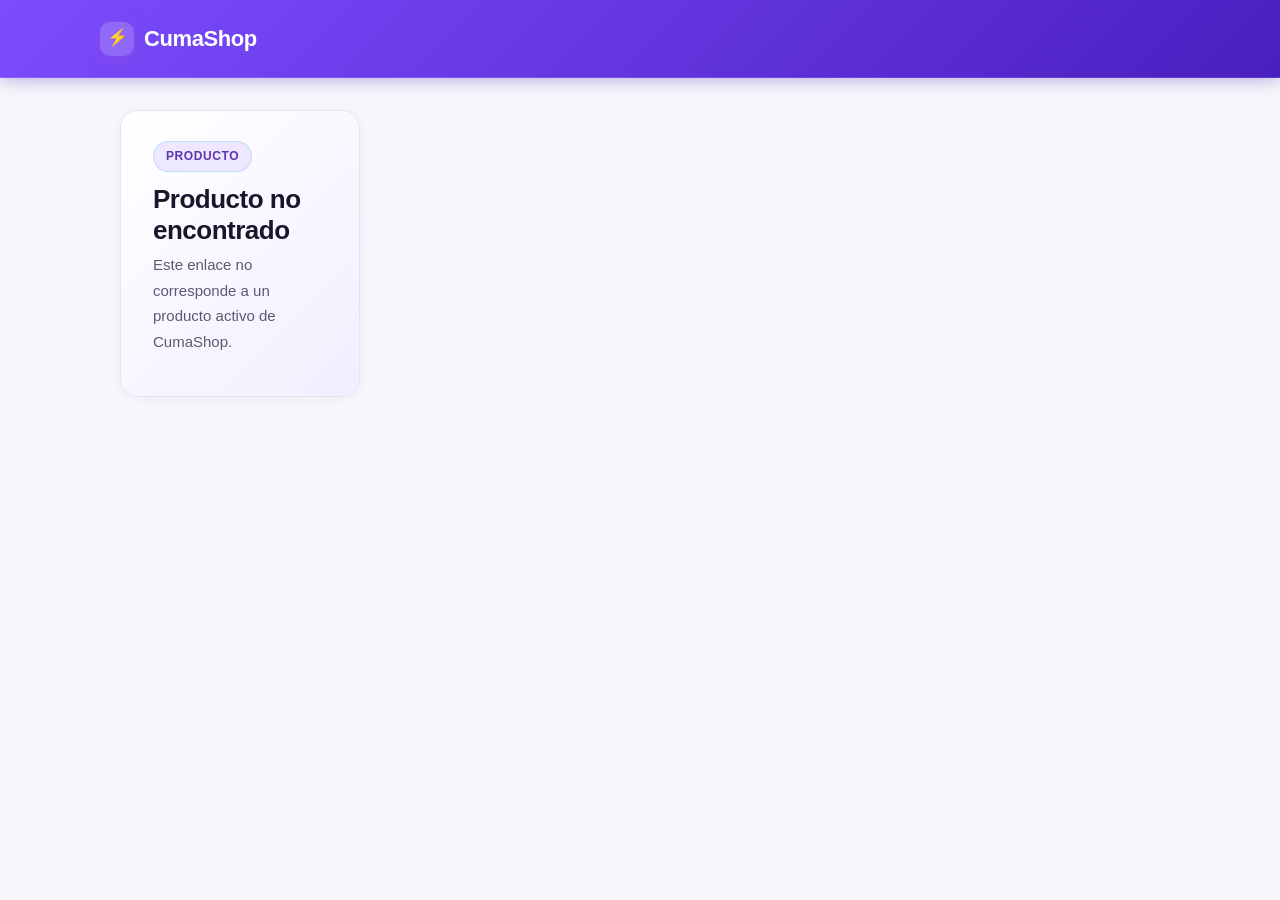
<file: p.html>
<!DOCTYPE html>
<html lang="es">
<head>
  <meta charset="UTF-8" />
  <meta name="viewport" content="width=device-width, initial-scale=1.0" />
  <title>CumaShop — Producto</title>
  <meta name="description" content="Producto de CumaShop, el marketplace de tu pueblo, a tu puerta." />
  <!-- Open Graph: preview de tarjeta en WhatsApp/Telegram -->
  <meta property="og:type" content="product" />
  <meta property="og:site_name" content="CumaShop" />
  <meta property="og:title" content="CumaShop — Producto" />
  <meta property="og:description" content="Míralo en CumaShop, el marketplace de tu pueblo, a tu puerta." />
  <meta property="og:image" content="https://ledexsoft.github.io/OneBlinkWeb/assets/hero_cumashop.png" />
  <meta property="og:url" content="https://ledexsoft.github.io/OneBlinkWeb/p.html" />
  <link rel="stylesheet" href="css/main.css" />
</head>
<body class="page-privacidad">

<header>
  <div class="header-inner">
    <a href="index.html" class="logo"><span class="logo-mark">⚡</span> CumaShop</a>
  </div>
</header>

<div class="layout">
  <div class="content" style="max-width: 560px; margin: 0 auto;">

    <div class="hero-card" id="loading">
      <span class="badge">Producto</span>
      <h1>Cargando producto…</h1>
    </div>

    <div class="hero-card" id="notfound" style="display:none">
      <span class="badge">Producto</span>
      <h1>Producto no encontrado</h1>
      <p class="lead">Este enlace no corresponde a un producto activo de CumaShop.</p>
    </div>

    <div class="hero-card" id="product" style="display:none">
      <img id="p-img" alt="" style="width:100%; border-radius:16px; aspect-ratio:1/1; object-fit:cover; background:#eee;" />
      <span class="badge" id="p-store" style="margin-top:16px"></span>
      <h1 id="p-name" style="margin-top:8px"></h1>
      <p class="lead" id="p-price" style="font-size:24px; font-weight:800;"></p>
      <p id="p-desc" style="white-space:pre-line;"></p>
      <a id="p-open" class="btn-primary" href="#" style="display:block; text-align:center; margin-top:20px; padding:14px; border-radius:12px; background:#68548E; color:#fff; text-decoration:none; font-weight:700;">
        Abrir en CumaShop
      </a>
      <p style="font-size:12px; opacity:.6; margin-top:10px; text-align:center;">
        ¿No tienes la app? Descárgala desde Google Play.
      </p>
    </div>

  </div>
</div>

<script>
(function () {
  var URL_BASE = 'https://tmvqkpkbxagxxgmgqcpl.supabase.co';
  // anon key pública: el catálogo visible es público por diseño (RLS).
  var ANON = 'eyJhbGciOiJIUzI1NiIsInR5cCI6IkpXVCJ9.eyJpc3MiOiJzdXBhYmFzZSIsInJlZiI6InRtdnFrcGtieGFneHhnbWdxY3BsIiwicm9sZSI6ImFub24iLCJpYXQiOjE3MjE0ODYwNTcsImV4cCI6MjAzNzA2MjA1N30.Zx5G8Vnmy4ZW2dCKi8ScmcNa40KSqmWL4sEzZoMqwLM';
  var PLAY_URL = 'https://play.google.com/store/apps/details?id=com.ledexsoft.oneblink';

  function $(id) { return document.getElementById(id); }

  function esc(s) {
    var d = document.createElement('div');
    d.textContent = s == null ? '' : String(s);
    return d.innerHTML;
  }

  var params = new URLSearchParams(window.location.search);
  var id = params.get('id');

  if (!id || !/^\d{1,10}$/.test(id)) {
    $('loading').style.display = 'none';
    $('notfound').style.display = 'block';
    return;
  }

  fetch(URL_BASE + '/rest/v1/Ofertas?select=Titulo_Es,Descripcion_Es,Precio_base_UI,Moneda_base,Imagen_Portada,Seccion&id=eq.' + id + '&Activo=eq.true&limit=1', {
    headers: { apikey: ANON, Authorization: 'Bearer ' + ANON }
  })
    .then(function (r) { return r.json(); })
    .then(function (rows) {
      $('loading').style.display = 'none';
      var p = rows && rows[0];
      if (!p) { $('notfound').style.display = 'block'; return; }

      var img = p.Imagen_Portada;
      if (img) { $('p-img').src = img; }
      $('p-name').textContent = p.Titulo_Es || 'Producto';
      $('p-store').textContent = p.Seccion || '';
      var moneda = p.Moneda_base || 'CUP';
      var precio = Number(p.Precio_base_UI || 0);
      $('p-price').textContent = moneda + ' ' + precio.toLocaleString('es', { minimumFractionDigits: 2, maximumFractionDigits: 2 });
      $('p-desc').textContent = p.Descripcion_Es || '';

      // Intentar abrir la app vía deep link nativo (cumashop://).
      // iOS: Safari muestra su propio diálogo de confirmación — NO
      // redirigir a Play Store (el timeout competiría con el diálogo y
      // mandaba a Play en vez de abrir la app). Android: si no hay app,
      // el navegador aborta el intent → fallback a Play.
      var isIOS = /iPad|iPhone|iPod/.test(navigator.userAgent);
      var btn = $('p-open');
      btn.href = PLAY_URL;
      btn.addEventListener('click', function (e) {
        e.preventDefault();
        window.location.href = 'cumashop://producto/' + id;
        if (!isIOS) {
          setTimeout(function () { window.location.href = PLAY_URL; }, 1200);
        }
      });
      $('product').style.display = 'block';
    })
    .catch(function () {
      $('loading').style.display = 'none';
      $('notfound').style.display = 'block';
    });
})();
</script>
</body>
</html>
</file>
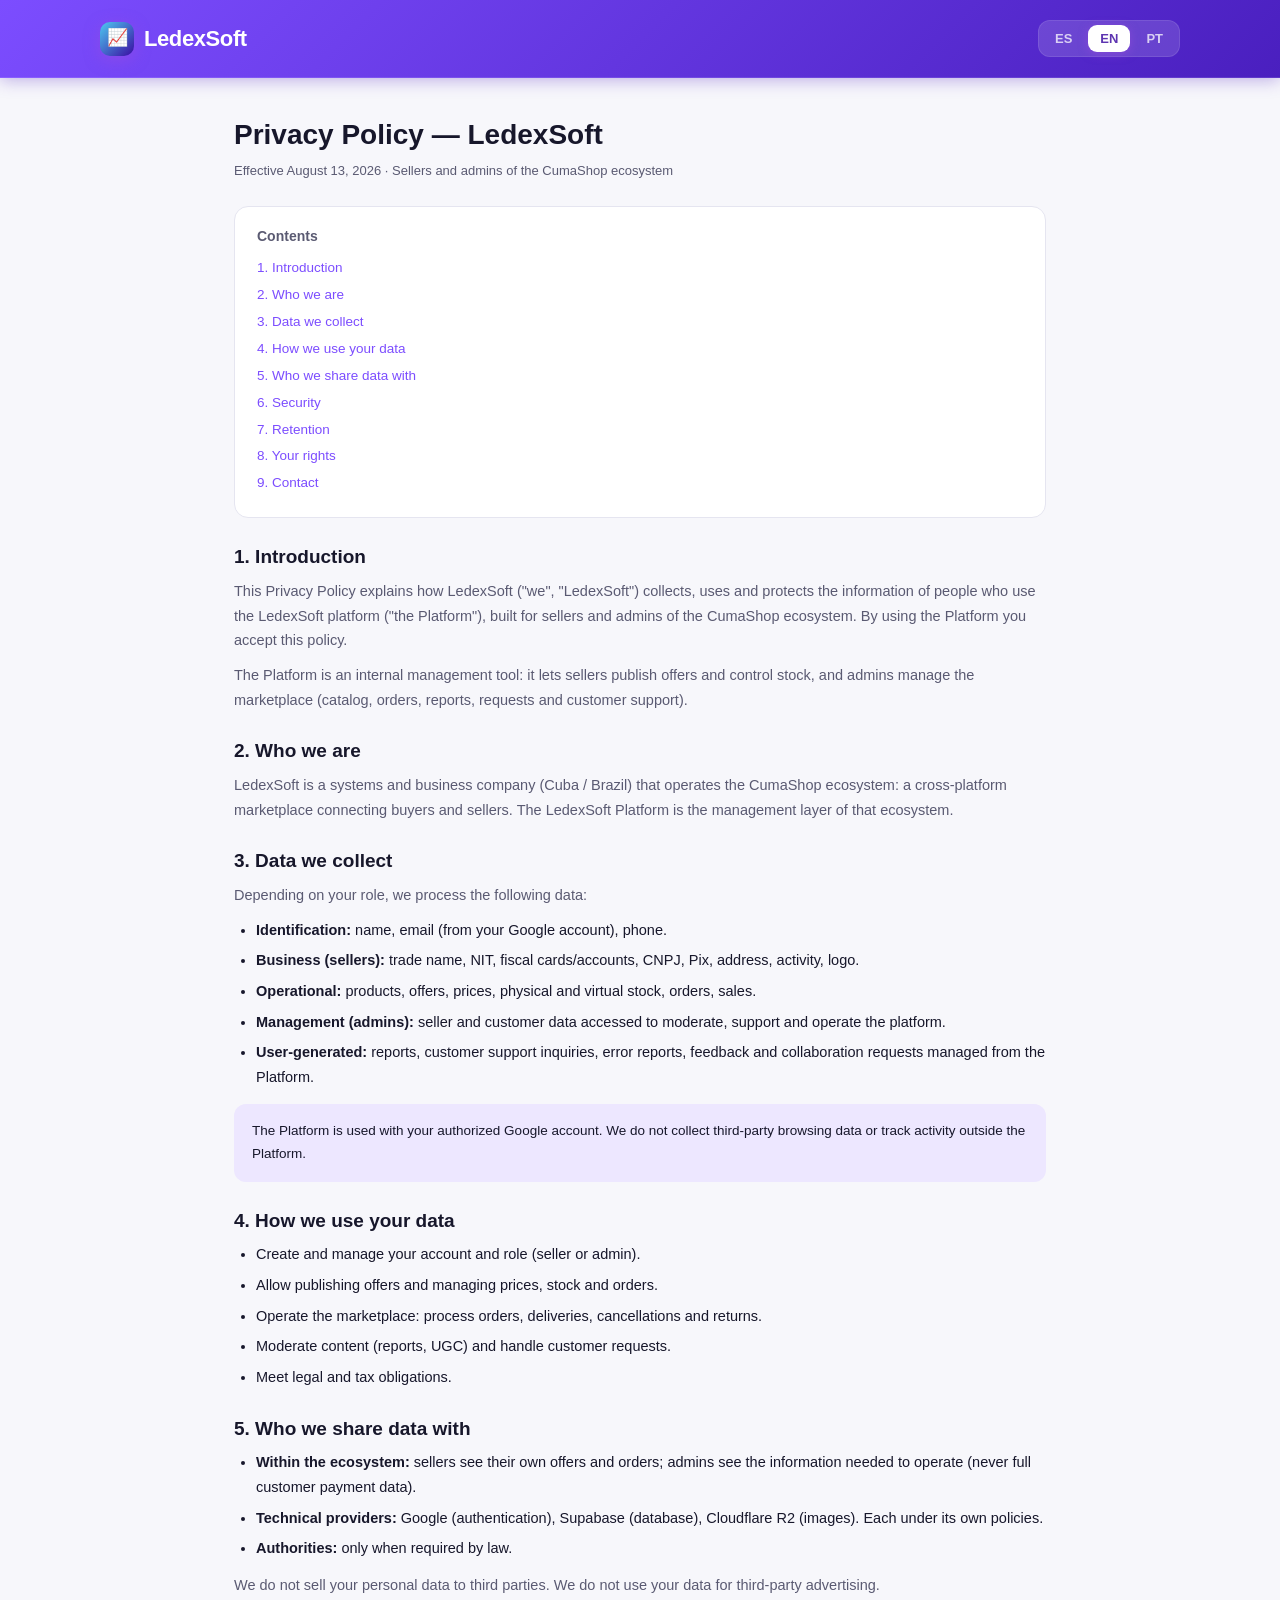
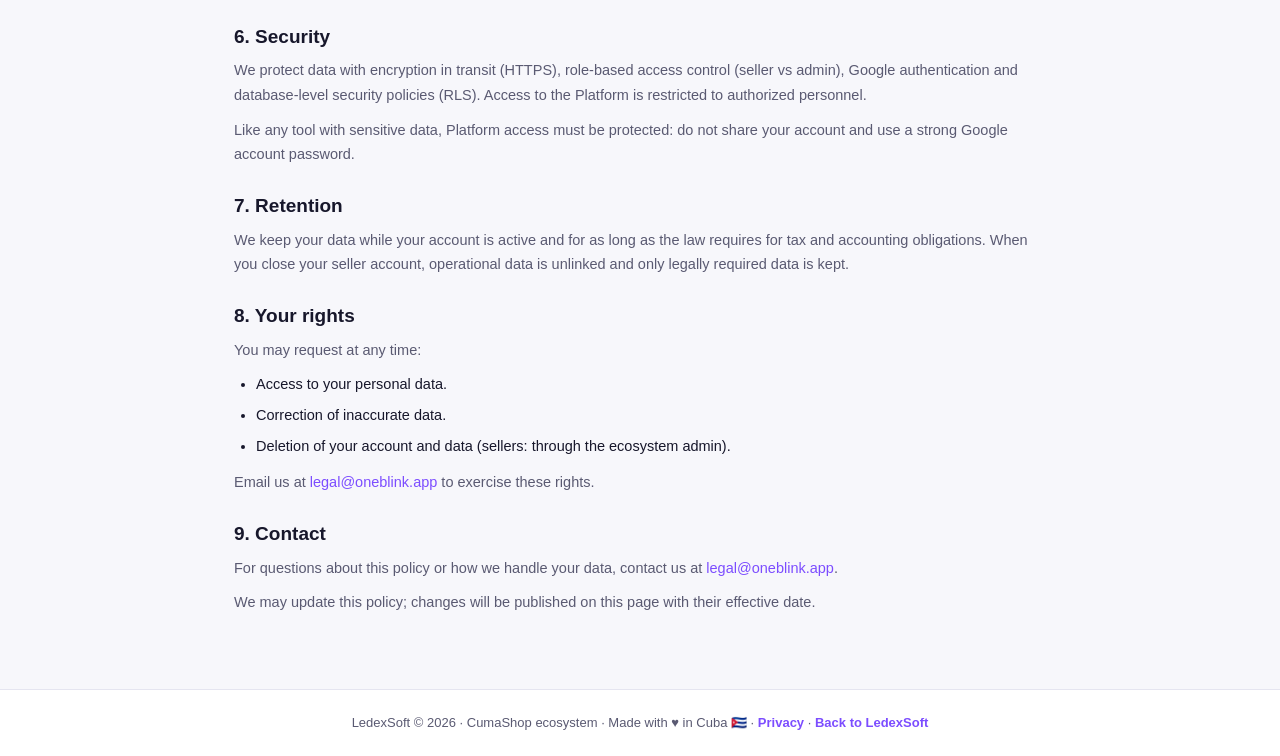
<file: privacidad-ledexsoft.html>
<!DOCTYPE html>
<html lang="es">
<head>
  <meta charset="UTF-8" />
  <meta name="viewport" content="width=device-width, initial-scale=1.0" />
  <title>LedexSoft — Política de Privacidad (Vendedores y Administradores)</title>
  <meta name="description" content="Política de Privacidad de LedexSoft para vendedores y administradores del ecosistema CumaShop. Privacy Policy of LedexSoft for sellers and admins." />
  <link rel="stylesheet" href="css/main.css" />
</head>
<body class="page-privacidad">

<header>
  <div class="header-inner">
    <a href="ledexsoft.html" class="logo"><span class="logo-mark" style="background: linear-gradient(135deg, #4cc9f0, #3a0ca3);">📈</span> LedexSoft</a>
    <div class="lang-switch" role="group" aria-label="Idioma / Language / Idioma">
      <button data-lang="es" class="active">ES</button>
      <button data-lang="en">EN</button>
      <button data-lang="pt">PT</button>
    </div>
  </div>
</header>

<main>
  <div class="container">
    <h1 data-i18n="title">Política de Privacidad — LedexSoft</h1>
    <p class="updated" data-i18n="updated">Vigente desde el 13 de agosto de 2026 · Vendedores y administradores del ecosistema CumaShop</p>

    <div class="toc">
      <p data-i18n="tocTitle">Contenido</p>
      <a href="#intro" data-i18n="toc1">1. Introducción</a>
      <a href="#quienes" data-i18n="toc2">2. ¿Quiénes somos?</a>
      <a href="#datos" data-i18n="toc3">3. Datos que recopilamos</a>
      <a href="#uso" data-i18n="toc4">4. Cómo usamos tus datos</a>
      <a href="#compartir" data-i18n="toc5">5. Con quién compartimos datos</a>
      <a href="#seguridad" data-i18n="toc6">6. Seguridad</a>
      <a href="#retencion" data-i18n="toc7">7. Retención</a>
      <a href="#derechos" data-i18n="toc8">8. Tus derechos</a>
      <a href="#contacto" data-i18n="toc9">9. Contacto</a>
    </div>

    <h2 id="intro" data-i18n="s1t">1. Introducción</h2>
    <p data-i18n="s1p1">Esta Política de Privacidad explica cómo LedexSoft ("nosotros", "LedexSoft") recopila, usa y protege la información de las personas que usan la plataforma LedexSoft ("la Plataforma"), destinada a vendedores y administradores del ecosistema CumaShop. Al usar la Plataforma aceptás esta política.</p>
    <p data-i18n="s1p2">La Plataforma es una herramienta de gestión interna: permite a vendedores publicar ofertas y controlar stock, y a administradores gestionar el marketplace (catálogo, pedidos, denuncias, solicitudes y atención al cliente).</p>

    <h2 id="quienes" data-i18n="s2t">2. ¿Quiénes somos?</h2>
    <p data-i18n="s2p1">LedexSoft es una empresa de sistemas y negocios (Cuba / Brasil) que opera el ecosistema CumaShop: un marketplace multiplataforma que conecta compradores y vendedores. La Plataforma LedexSoft es la capa de gestión de ese ecosistema.</p>

    <h2 id="datos" data-i18n="s3t">3. Datos que recopilamos</h2>
    <p data-i18n="s3p1">Según tu rol, tratamos los siguientes datos:</p>
    <ul>
      <li data-i18n="s3l1"><strong>Identificación:</strong> nombre, correo electrónico (de tu cuenta Google), teléfono.</li>
      <li data-i18n="s3l2"><strong>Del negocio (vendedores):</strong> nombre comercial, NIT, tarjetas/cuentas fiscales, CNPJ, Pix, dirección, actividad, logo.</li>
      <li data-i18n="s3l3"><strong>Operativos:</strong> productos, ofertas, precios, stock físico y virtual, pedidos, ventas.</li>
      <li data-i18n="s3l4"><strong>De gestión (administradores):</strong> datos de vendedores y clientes a los que se accede para moderar, atender y operar la plataforma.</li>
      <li data-i18n="s3l5"><strong>Generados por usuarios:</strong> denuncias, consultas de atención al cliente, reportes de errores, feedback y solicitudes de colaboración que gestionás desde la Plataforma.</li>
    </ul>
    <div class="box" data-i18n="s3box">La Plataforma se usa con la cuenta de Google autorizada. No recopilamos datos de navegación de terceros ni rastreamos actividad fuera de la Plataforma.</div>

    <h2 id="uso" data-i18n="s4t">4. Cómo usamos tus datos</h2>
    <ul>
      <li data-i18n="s4l1">Crear y gestionar tu cuenta y rol (vendedor o administrador).</li>
      <li data-i18n="s4l2">Permitir publicar ofertas, gestionar precios, stock y pedidos.</li>
      <li data-i18n="s4l3">Operar el marketplace: procesar pedidos, entregas, cancelaciones y devoluciones.</li>
      <li data-i18n="s4l4">Moderar contenido (denuncias, UGC) y atender solicitudes de clientes.</li>
      <li data-i18n="s4l5">Cumplir obligaciones legales y fiscales.</li>
    </ul>

    <h2 id="compartir" data-i18n="s5t">5. Con quién compartimos datos</h2>
    <ul>
      <li data-i18n="s5l1"><strong>Dentro del ecosistema:</strong> vendedores ven sus propias ofertas y pedidos; administradores ven la información necesaria para operar (nunca datos de pago completos de clientes).</li>
      <li data-i18n="s5l2"><strong>Proveedores técnicos:</strong> Google (autenticación), Supabase (base de datos), Cloudflare R2 (imágenes). Cada uno bajo sus propias políticas.</li>
      <li data-i18n="s5l3"><strong>Autoridades:</strong> solo cuando la ley lo exija.</li>
    </ul>
    <p data-i18n="s5p1">No vendemos tus datos personales a terceros. No usamos tus datos para publicidad de terceros.</p>

    <h2 id="seguridad" data-i18n="s6t">6. Seguridad</h2>
    <p data-i18n="s6p1">Protegemos los datos con cifrado en tránsito (HTTPS), control de acceso por roles (vendedor vs administrador), autenticación con Google y políticas de seguridad a nivel de base de datos (RLS). El acceso a la Plataforma está restringido a personal autorizado.</p>
    <p data-i18n="s6p2">Como toda herramienta con datos sensibles, el acceso a la Plataforma debe protegerse: no compartas tu cuenta y usá contraseñas seguras en tu cuenta de Google.</p>

    <h2 id="retencion" data-i18n="s7t">7. Retención</h2>
    <p data-i18n="s7p1">Conservamos tus datos mientras tu cuenta esté activa y durante el tiempo que la ley exija para obligaciones fiscales y contables. Al cerrar tu cuenta de vendedor, los datos operativos se desvinculan y se conservan solo lo requerido legalmente.</p>

    <h2 id="derechos" data-i18n="s8t">8. Tus derechos</h2>
    <p data-i18n="s8p1">Podés solicitar en cualquier momento:</p>
    <ul>
      <li data-i18n="s8l1">Acceso a tus datos personales.</li>
      <li data-i18n="s8l2">Corrección de datos inexactos.</li>
      <li data-i18n="s8l3">Eliminación de tu cuenta y datos (vendedores: a través del administrador del ecosistema).</li>
    </ul>
    <p data-i18n="s8p2">Escribinos a <a href="mailto:legal@oneblink.app">legal@oneblink.app</a> para ejercer estos derechos.</p>

    <h2 id="contacto" data-i18n="s9t">9. Contacto</h2>
    <p data-i18n="s9p1">Para preguntas sobre esta política o el tratamiento de tus datos, contactanos en <a href="mailto:legal@oneblink.app">legal@oneblink.app</a>.</p>
    <p data-i18n="s9p2">Podemos actualizar esta política; los cambios se publicarán en esta página con su fecha de vigencia.</p>
  </div>
</main>

<footer>
  <span data-i18n="footer">LedexSoft © 2026 · Ecosistema CumaShop · Hecho con</span> ♥ <span data-i18n="footer2">en Cuba 🇨🇺</span> ·
  <a class="lang-link" href="privacidad-ledexsoft.html" data-i18n="footerLink">Privacidad</a> ·
  <a class="lang-link" href="ledexsoft.html" data-i18n="footerBack">Volver a LedexSoft</a>
</footer>

<script>
  // ── Traducciones (es / en / pt) ──
  const I18N = {
    es: {
      docTitle: 'LedexSoft — Política de Privacidad',
      title: 'Política de Privacidad — LedexSoft',
      updated: 'Vigente desde el 13 de agosto de 2026 · Vendedores y administradores del ecosistema CumaShop',
      tocTitle: 'Contenido',
      toc1: '1. Introducción', toc2: '2. ¿Quiénes somos?', toc3: '3. Datos que recopilamos',
      toc4: '4. Cómo usamos tus datos', toc5: '5. Con quién compartimos datos',
      toc6: '6. Seguridad', toc7: '7. Retención', toc8: '8. Tus derechos', toc9: '9. Contacto',
      s1t: '1. Introducción',
      s1p1: 'Esta Política de Privacidad explica cómo LedexSoft ("nosotros", "LedexSoft") recopila, usa y protege la información de las personas que usan la plataforma LedexSoft ("la Plataforma"), destinada a vendedores y administradores del ecosistema CumaShop. Al usar la Plataforma aceptás esta política.',
      s1p2: 'La Plataforma es una herramienta de gestión interna: permite a vendedores publicar ofertas y controlar stock, y a administradores gestionar el marketplace (catálogo, pedidos, denuncias, solicitudes y atención al cliente).',
      s2t: '2. ¿Quiénes somos?',
      s2p1: 'LedexSoft es una empresa de sistemas y negocios (Cuba / Brasil) que opera el ecosistema CumaShop: un marketplace multiplataforma que conecta compradores y vendedores. La Plataforma LedexSoft es la capa de gestión de ese ecosistema.',
      s3t: '3. Datos que recopilamos',
      s3p1: 'Según tu rol, tratamos los siguientes datos:',
      s3l1: '<strong>Identificación:</strong> nombre, correo electrónico (de tu cuenta Google), teléfono.',
      s3l2: '<strong>Del negocio (vendedores):</strong> nombre comercial, NIT, tarjetas/cuentas fiscales, CNPJ, Pix, dirección, actividad, logo.',
      s3l3: '<strong>Operativos:</strong> productos, ofertas, precios, stock físico y virtual, pedidos, ventas.',
      s3l4: '<strong>De gestión (administradores):</strong> datos de vendedores y clientes a los que se accede para moderar, atender y operar la plataforma.',
      s3l5: '<strong>Generados por usuarios:</strong> denuncias, consultas de atención al cliente, reportes de errores, feedback y solicitudes de colaboración que gestionás desde la Plataforma.',
      s3box: 'La Plataforma se usa con la cuenta de Google autorizada. No recopilamos datos de navegación de terceros ni rastreamos actividad fuera de la Plataforma.',
      s4t: '4. Cómo usamos tus datos',
      s4l1: 'Crear y gestionar tu cuenta y rol (vendedor o administrador).',
      s4l2: 'Permitir publicar ofertas, gestionar precios, stock y pedidos.',
      s4l3: 'Operar el marketplace: procesar pedidos, entregas, cancelaciones y devoluciones.',
      s4l4: 'Moderar contenido (denuncias, UGC) y atender solicitudes de clientes.',
      s4l5: 'Cumplir obligaciones legales y fiscales.',
      s5t: '5. Con quién compartimos datos',
      s5l1: '<strong>Dentro del ecosistema:</strong> vendedores ven sus propias ofertas y pedidos; administradores ven la información necesaria para operar (nunca datos de pago completos de clientes).',
      s5l2: '<strong>Proveedores técnicos:</strong> Google (autenticación), Supabase (base de datos), Cloudflare R2 (imágenes). Cada uno bajo sus propias políticas.',
      s5l3: '<strong>Autoridades:</strong> solo cuando la ley lo exija.',
      s5p1: 'No vendemos tus datos personales a terceros. No usamos tus datos para publicidad de terceros.',
      s6t: '6. Seguridad',
      s6p1: 'Protegemos los datos con cifrado en tránsito (HTTPS), control de acceso por roles (vendedor vs administrador), autenticación con Google y políticas de seguridad a nivel de base de datos (RLS). El acceso a la Plataforma está restringido a personal autorizado.',
      s6p2: 'Como toda herramienta con datos sensibles, el acceso a la Plataforma debe protegerse: no compartas tu cuenta y usá contraseñas seguras en tu cuenta de Google.',
      s7t: '7. Retención',
      s7p1: 'Conservamos tus datos mientras tu cuenta esté activa y durante el tiempo que la ley exija para obligaciones fiscales y contables. Al cerrar tu cuenta de vendedor, los datos operativos se desvinculan y se conservan solo lo requerido legalmente.',
      s8t: '8. Tus derechos',
      s8p1: 'Podés solicitar en cualquier momento:',
      s8l1: 'Acceso a tus datos personales.',
      s8l2: 'Corrección de datos inexactos.',
      s8l3: 'Eliminación de tu cuenta y datos (vendedores: a través del administrador del ecosistema).',
      s8p2: 'Escribinos a <a href="mailto:legal@oneblink.app">legal@oneblink.app</a> para ejercer estos derechos.',
      s9t: '9. Contacto',
      s9p1: 'Para preguntas sobre esta política o el tratamiento de tus datos, contactanos en <a href="mailto:legal@oneblink.app">legal@oneblink.app</a>.',
      s9p2: 'Podemos actualizar esta política; los cambios se publicarán en esta página con su fecha de vigencia.',
      footer: 'LedexSoft © 2026 · Ecosistema CumaShop · Hecho con',
      footer2: 'en Cuba 🇨🇺',
      footerLink: 'Privacidad',
      footerBack: 'Volver a LedexSoft'
    },
    en: {
      docTitle: 'LedexSoft — Privacy Policy',
      title: 'Privacy Policy — LedexSoft',
      updated: 'Effective August 13, 2026 · Sellers and admins of the CumaShop ecosystem',
      tocTitle: 'Contents',
      toc1: '1. Introduction', toc2: '2. Who we are', toc3: '3. Data we collect',
      toc4: '4. How we use your data', toc5: '5. Who we share data with',
      toc6: '6. Security', toc7: '7. Retention', toc8: '8. Your rights', toc9: '9. Contact',
      s1t: '1. Introduction',
      s1p1: 'This Privacy Policy explains how LedexSoft ("we", "LedexSoft") collects, uses and protects the information of people who use the LedexSoft platform ("the Platform"), built for sellers and admins of the CumaShop ecosystem. By using the Platform you accept this policy.',
      s1p2: 'The Platform is an internal management tool: it lets sellers publish offers and control stock, and admins manage the marketplace (catalog, orders, reports, requests and customer support).',
      s2t: '2. Who we are',
      s2p1: 'LedexSoft is a systems and business company (Cuba / Brazil) that operates the CumaShop ecosystem: a cross-platform marketplace connecting buyers and sellers. The LedexSoft Platform is the management layer of that ecosystem.',
      s3t: '3. Data we collect',
      s3p1: 'Depending on your role, we process the following data:',
      s3l1: '<strong>Identification:</strong> name, email (from your Google account), phone.',
      s3l2: '<strong>Business (sellers):</strong> trade name, NIT, fiscal cards/accounts, CNPJ, Pix, address, activity, logo.',
      s3l3: '<strong>Operational:</strong> products, offers, prices, physical and virtual stock, orders, sales.',
      s3l4: '<strong>Management (admins):</strong> seller and customer data accessed to moderate, support and operate the platform.',
      s3l5: '<strong>User-generated:</strong> reports, customer support inquiries, error reports, feedback and collaboration requests managed from the Platform.',
      s3box: 'The Platform is used with your authorized Google account. We do not collect third-party browsing data or track activity outside the Platform.',
      s4t: '4. How we use your data',
      s4l1: 'Create and manage your account and role (seller or admin).',
      s4l2: 'Allow publishing offers and managing prices, stock and orders.',
      s4l3: 'Operate the marketplace: process orders, deliveries, cancellations and returns.',
      s4l4: 'Moderate content (reports, UGC) and handle customer requests.',
      s4l5: 'Meet legal and tax obligations.',
      s5t: '5. Who we share data with',
      s5l1: '<strong>Within the ecosystem:</strong> sellers see their own offers and orders; admins see the information needed to operate (never full customer payment data).',
      s5l2: '<strong>Technical providers:</strong> Google (authentication), Supabase (database), Cloudflare R2 (images). Each under its own policies.',
      s5l3: '<strong>Authorities:</strong> only when required by law.',
      s5p1: 'We do not sell your personal data to third parties. We do not use your data for third-party advertising.',
      s6t: '6. Security',
      s6p1: 'We protect data with encryption in transit (HTTPS), role-based access control (seller vs admin), Google authentication and database-level security policies (RLS). Access to the Platform is restricted to authorized personnel.',
      s6p2: 'Like any tool with sensitive data, Platform access must be protected: do not share your account and use a strong Google account password.',
      s7t: '7. Retention',
      s7p1: 'We keep your data while your account is active and for as long as the law requires for tax and accounting obligations. When you close your seller account, operational data is unlinked and only legally required data is kept.',
      s8t: '8. Your rights',
      s8p1: 'You may request at any time:',
      s8l1: 'Access to your personal data.',
      s8l2: 'Correction of inaccurate data.',
      s8l3: 'Deletion of your account and data (sellers: through the ecosystem admin).',
      s8p2: 'Email us at <a href="mailto:legal@oneblink.app">legal@oneblink.app</a> to exercise these rights.',
      s9t: '9. Contact',
      s9p1: 'For questions about this policy or how we handle your data, contact us at <a href="mailto:legal@oneblink.app">legal@oneblink.app</a>.',
      s9p2: 'We may update this policy; changes will be published on this page with their effective date.',
      footer: 'LedexSoft © 2026 · CumaShop ecosystem · Made with',
      footer2: 'in Cuba 🇨🇺',
      footerLink: 'Privacy',
      footerBack: 'Back to LedexSoft'
    },
    pt: {
      docTitle: 'LedexSoft — Política de Privacidade',
      title: 'Política de Privacidade — LedexSoft',
      updated: 'Vigente a partir de 13 de agosto de 2026 · Vendedores e administradores do ecossistema CumaShop',
      tocTitle: 'Conteúdo',
      toc1: '1. Introdução', toc2: '2. Quem somos', toc3: '3. Dados que coletamos',
      toc4: '4. Como usamos seus dados', toc5: '5. Com quem compartilhamos dados',
      toc6: '6. Segurança', toc7: '7. Retenção', toc8: '8. Seus direitos', toc9: '9. Contato',
      s1t: '1. Introdução',
      s1p1: 'Esta Política de Privacidade explica como a LedexSoft ("nós", "LedexSoft") coleta, usa e protege as informações das pessoas que usam a plataforma LedexSoft ("a Plataforma"), destinada a vendedores e administradores do ecossistema CumaShop. Ao usar a Plataforma, você aceita esta política.',
      s1p2: 'A Plataforma é uma ferramenta de gestão interna: permite que vendedores publiquem ofertas e controlem estoque, e que administradores gerenciem o marketplace (catálogo, pedidos, denúncias, solicitações e atendimento ao cliente).',
      s2t: '2. Quem somos',
      s2p1: 'A LedexSoft é uma empresa de sistemas e negócios (Cuba / Brasil) que opera o ecossistema CumaShop: um marketplace multiplataforma que conecta compradores e vendedores. A Plataforma LedexSoft é a camada de gestão desse ecossistema.',
      s3t: '3. Dados que coletamos',
      s3p1: 'Dependendo do seu papel, tratamos os seguintes dados:',
      s3l1: '<strong>Identificação:</strong> nome, e-mail (da sua conta Google), telefone.',
      s3l2: '<strong>Do negócio (vendedores):</strong> nome comercial, NIT, cartões/contas fiscais, CNPJ, Pix, endereço, atividade, logotipo.',
      s3l3: '<strong>Operacionais:</strong> produtos, ofertas, preços, estoque físico e virtual, pedidos, vendas.',
      s3l4: '<strong>De gestão (administradores):</strong> dados de vendedores e clientes acessados para moderar, atender e operar a plataforma.',
      s3l5: '<strong>Gerados por usuários:</strong> denúncias, consultas de atendimento, relatórios de erros, feedback e solicitações de colaboração gerenciados na Plataforma.',
      s3box: 'A Plataforma é usada com sua conta Google autorizada. Não coletamos dados de navegação de terceiros nem rastreamos atividades fora da Plataforma.',
      s4t: '4. Como usamos seus dados',
      s4l1: 'Criar e gerenciar sua conta e papel (vendedor ou administrador).',
      s4l2: 'Permitir publicar ofertas e gerenciar preços, estoque e pedidos.',
      s4l3: 'Operar o marketplace: processar pedidos, entregas, cancelamentos e devoluções.',
      s4l4: 'Moderar conteúdo (denúncias, UGC) e atender solicitações de clientes.',
      s4l5: 'Cumprir obrigações legais e fiscais.',
      s5t: '5. Com quem compartilhamos dados',
      s5l1: '<strong>Dentro do ecossistema:</strong> vendedores veem suas próprias ofertas e pedidos; administradores veem as informações necessárias para operar (nunca dados completos de pagamento de clientes).',
      s5l2: '<strong>Provedores técnicos:</strong> Google (autenticação), Supabase (banco de dados), Cloudflare R2 (imagens). Cada um sob suas próprias políticas.',
      s5l3: '<strong>Autoridades:</strong> apenas quando exigido por lei.',
      s5p1: 'Não vendemos seus dados pessoais a terceiros. Não usamos seus dados para publicidade de terceiros.',
      s6t: '6. Segurança',
      s6p1: 'Protegemos os dados com criptografia em trânsito (HTTPS), controle de acesso por funções (vendedor vs administrador), autenticação com Google e políticas de segurança no banco de dados (RLS). O acesso à Plataforma é restrito a pessoal autorizado.',
      s6p2: 'Como toda ferramenta com dados sensíveis, o acesso à Plataforma deve ser protegido: não compartilhe sua conta e use uma senha forte na sua conta Google.',
      s7t: '7. Retenção',
      s7p1: 'Mantemos seus dados enquanto sua conta estiver ativa e pelo tempo que a lei exigir para obrigações fiscais e contábeis. Ao encerrar sua conta de vendedor, os dados operacionais são desvinculados e apenas o exigido legalmente é mantido.',
      s8t: '8. Seus direitos',
      s8p1: 'Você pode solicitar a qualquer momento:',
      s8l1: 'Acesso aos seus dados pessoais.',
      s8l2: 'Correção de dados imprecisos.',
      s8l3: 'Exclusão da sua conta e dados (vendedores: através do administrador do ecossistema).',
      s8p2: 'Escreva para <a href="mailto:legal@oneblink.app">legal@oneblink.app</a> para exercer esses direitos.',
      s9t: '9. Contato',
      s9p1: 'Para perguntas sobre esta política ou o tratamento dos seus dados, fale conosco em <a href="mailto:legal@oneblink.app">legal@oneblink.app</a>.',
      s9p2: 'Podemos atualizar esta política; as alterações serão publicadas nesta página com sua data de vigência.',
      footer: 'LedexSoft © 2026 · Ecossistema CumaShop · Feito com',
      footer2: 'em Cuba 🇨🇺',
      footerLink: 'Privacidade',
      footerBack: 'Voltar para LedexSoft'
    }
  };

  function detectLang() {
    const fromUrl = new URLSearchParams(location.search).get('lang');
    if (fromUrl && I18N[fromUrl]) return fromUrl;
    const stored = localStorage.getItem('ob-lang');
    if (stored && I18N[stored]) return stored;
    const nav = (navigator.language || navigator.languages?.[0] || 'es').toLowerCase();
    if (nav.startsWith('pt')) return 'pt';
    if (nav.startsWith('en')) return 'en';
    return 'es';
  }

  function applyLang(lang) {
    const t = I18N[lang];
    document.documentElement.lang = lang;
    document.title = t.docTitle;
    document.querySelectorAll('[data-i18n]').forEach((el) => {
      const key = el.getAttribute('data-i18n');
      if (t[key] !== undefined) el.innerHTML = t[key];
    });
    document.querySelectorAll('.lang-switch button').forEach((btn) => {
      btn.classList.toggle('active', btn.dataset.lang === lang);
    });
    localStorage.setItem('ob-lang', lang);
  }

  document.querySelectorAll('.lang-switch button').forEach((btn) => {
    btn.addEventListener('click', () => applyLang(btn.dataset.lang));
  });

  function syncLangLinks(lang) {
    document.querySelectorAll('.lang-link').forEach((a) => {
      const page = a.getAttribute('href').split('?')[0];
      a.href = page + '?lang=' + lang;
    });
  }
  const _origApply = applyLang;
  applyLang = (lang) => { _origApply(lang); syncLangLinks(lang); };
  applyLang(detectLang());
</script>
</body>
</html>
</file>
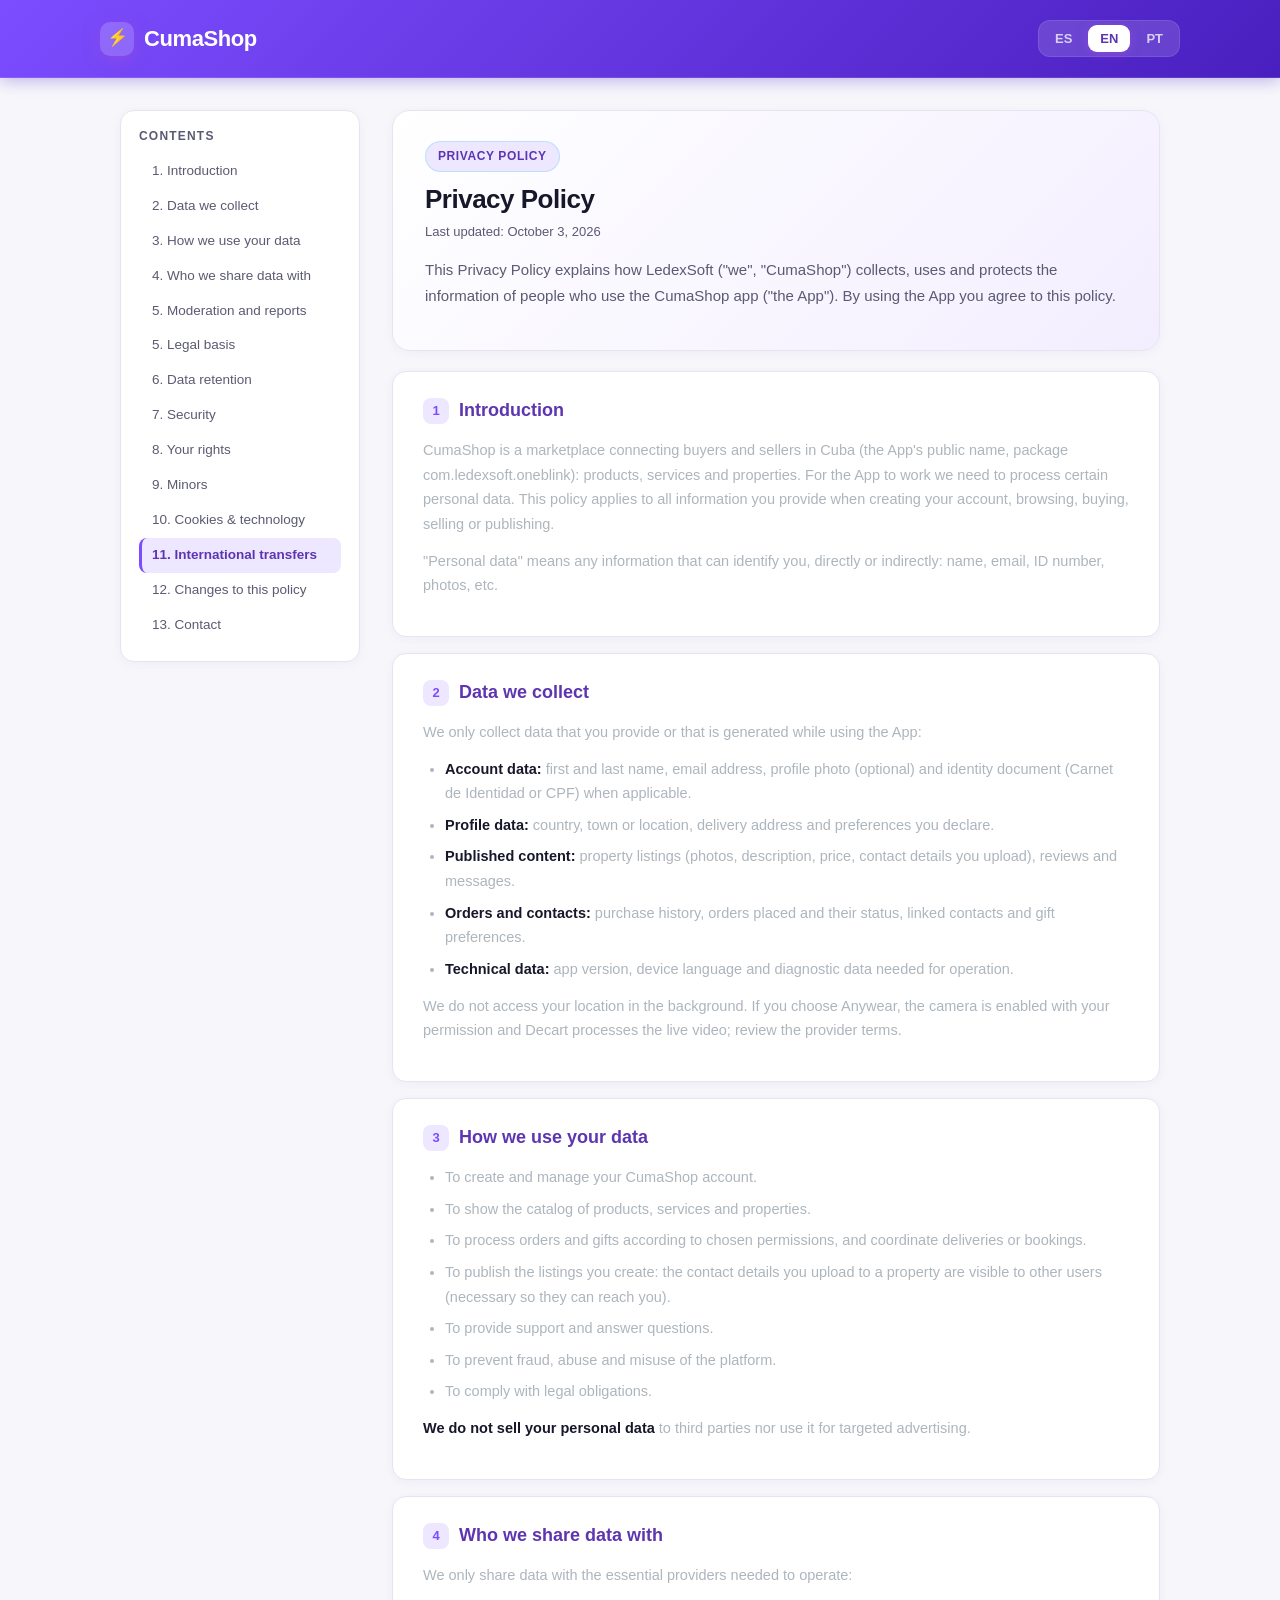
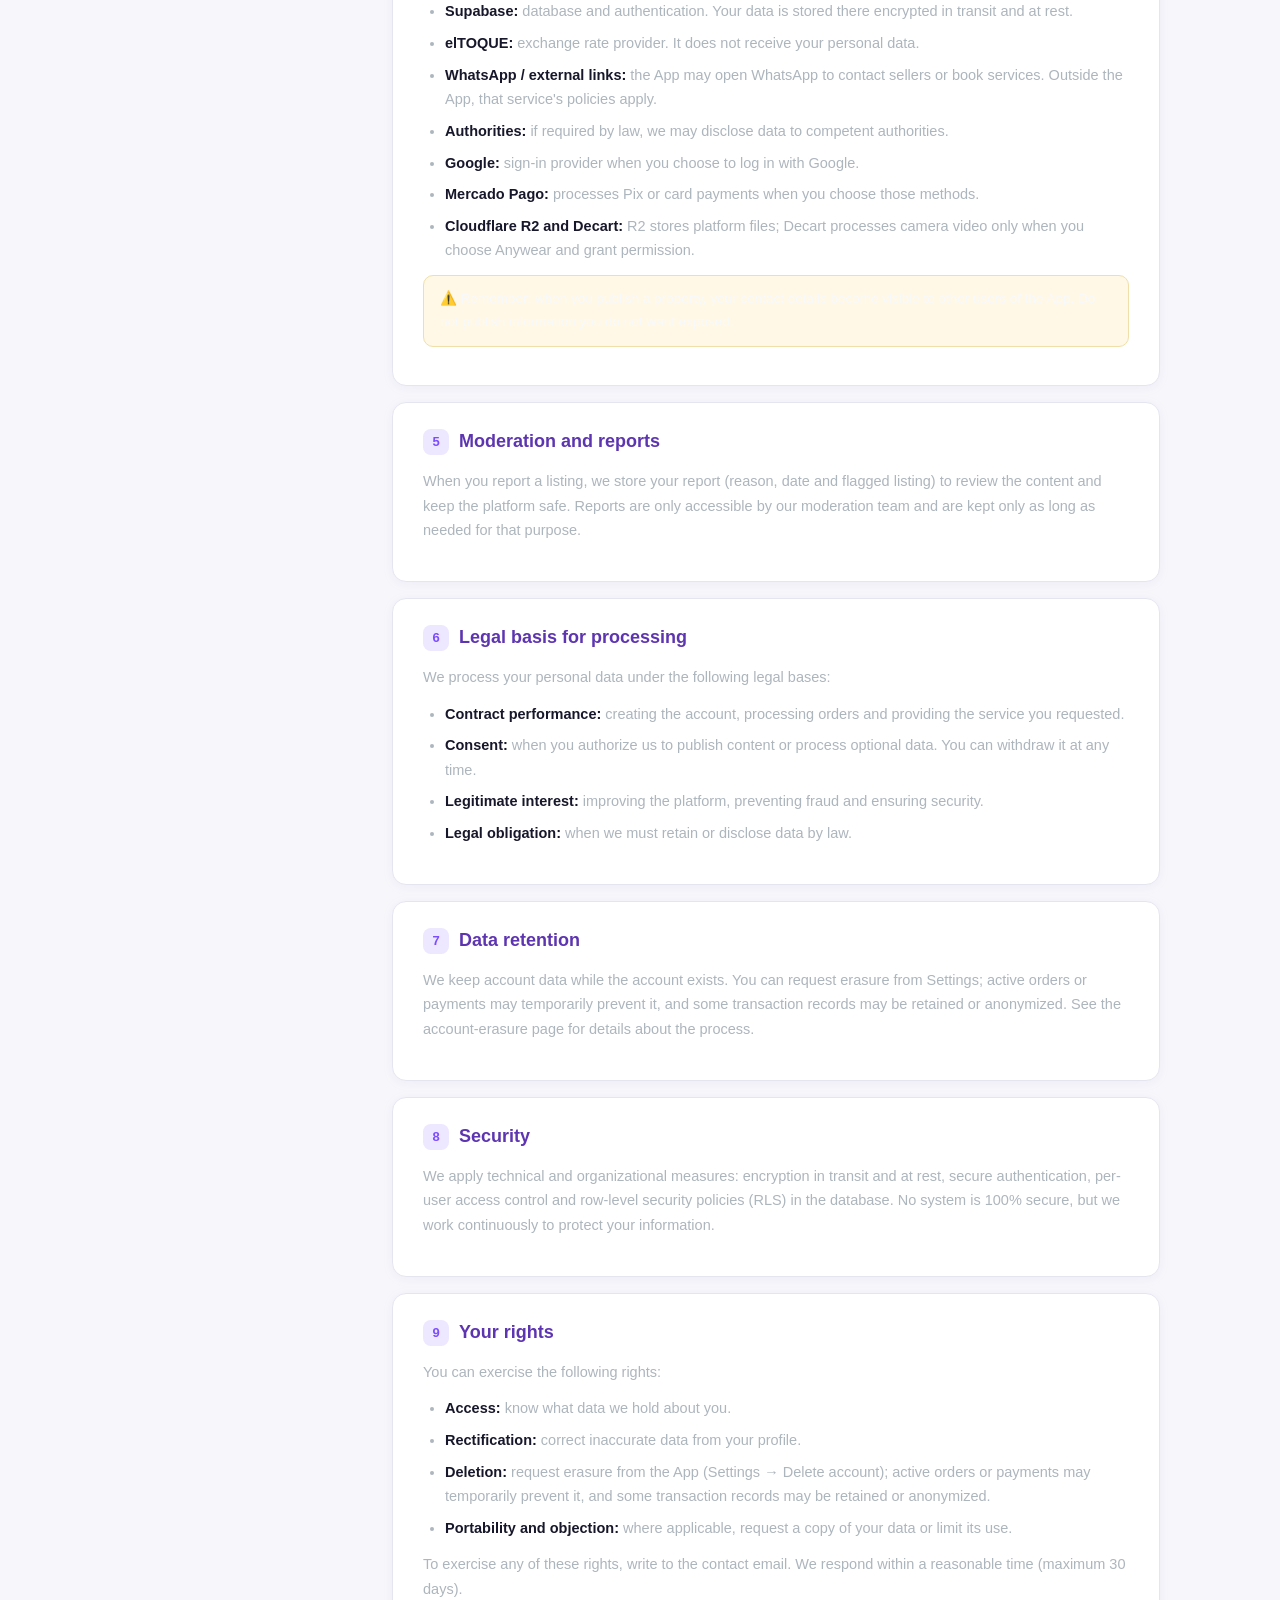
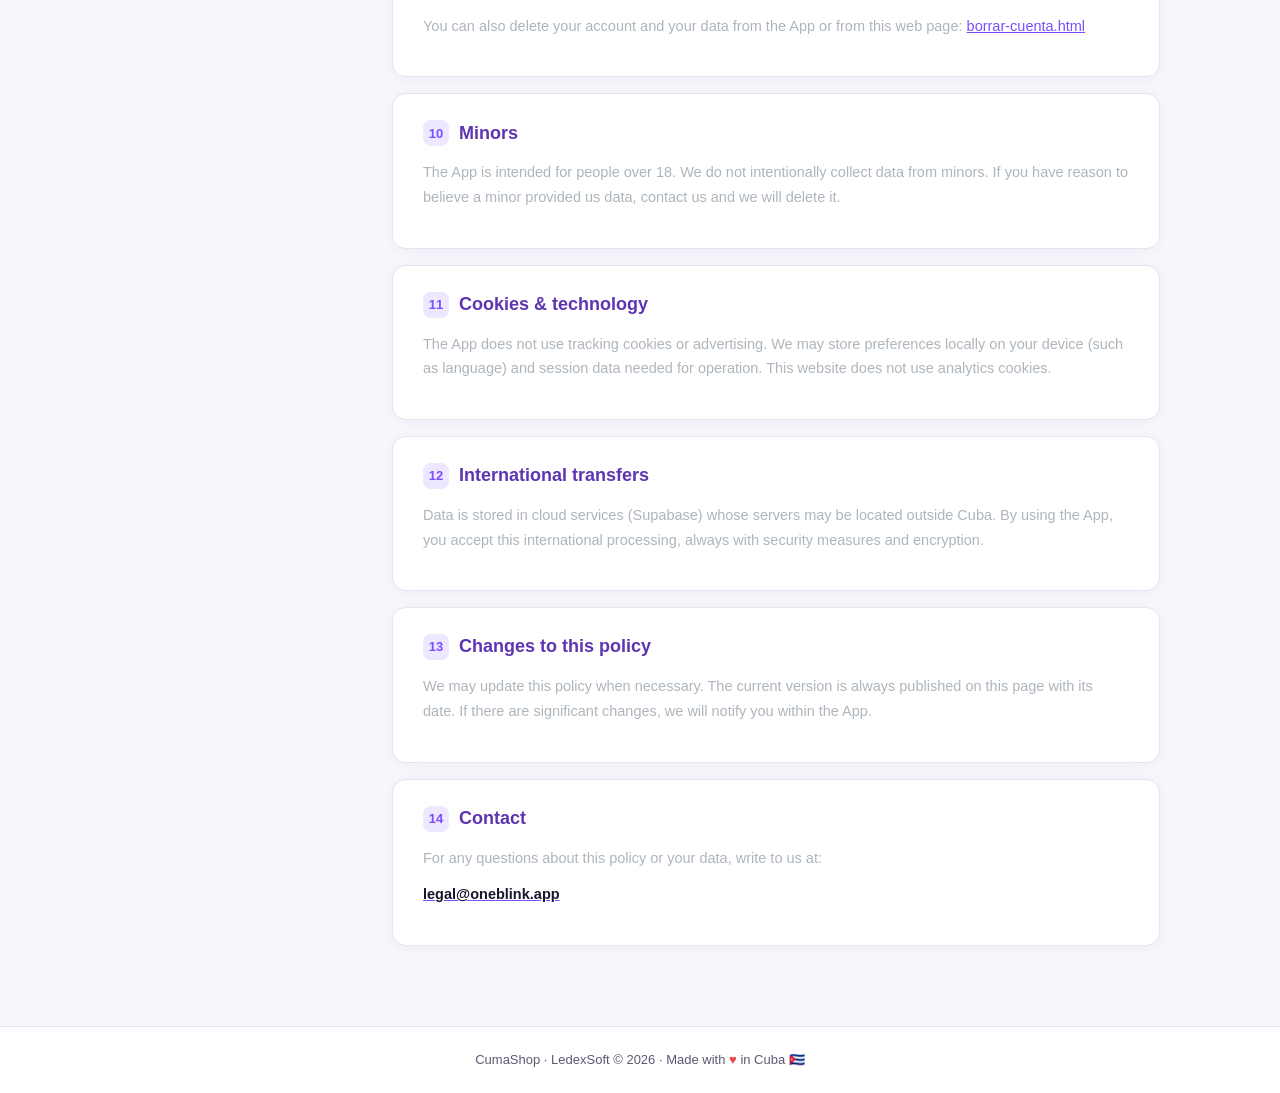
<file: privacidad.html>
<!DOCTYPE html>
<html lang="es">
<head>
  <meta charset="UTF-8" />
  <meta name="viewport" content="width=device-width, initial-scale=1.0" />
  <title>CumaShop — Política de Privacidad / Privacy Policy</title>
  <meta name="description" content="Política de Privacidad de CumaShop — Marketplace de Cuba. Privacy Policy of CumaShop, Cuba's marketplace." />
  <link rel="stylesheet" href="css/main.css" />
</head>
<body class="page-privacidad">

<header>
  <div class="header-inner">
    <a href="index.html" class="logo"><span class="logo-mark">⚡</span> CumaShop</a>
    <div class="lang-switch" role="group" aria-label="Idioma / Language / Idioma">
      <button data-lang="es" class="active">ES</button>
      <button data-lang="en">EN</button>
      <button data-lang="pt">PT</button>
    </div>
  </div>
</header>

<div class="layout">
  <nav class="toc" id="toc">
    <h3 data-i18n="tocTitle">Contenido</h3>
    <a href="#intro" data-i18n="toc1">1. Introducción</a>
    <a href="#datos" data-i18n="toc2">2. Datos que recopilamos</a>
    <a href="#uso" data-i18n="toc3">3. Cómo usamos tus datos</a>
    <a href="#compartir" data-i18n="toc4">4. Con quién compartimos</a>
    <a href="#denuncias" data-i18n="toc5">5. Moderación y denuncias</a>
    <a href="#bases" data-i18n="toc6">6. Base legal</a>
    <a href="#retencion" data-i18n="toc7">7. Retención de datos</a>
    <a href="#seguridad" data-i18n="toc8">8. Seguridad</a>
    <a href="#derechos" data-i18n="toc9">9. Tus derechos</a>
    <a href="#menores" data-i18n="toc10">10. Menores de edad</a>
    <a href="#cookies" data-i18n="toc11">11. Cookies y tecnología</a>
    <a href="#transferencias" data-i18n="toc12">12. Transferencias internacionales</a>
    <a href="#cambios" data-i18n="toc13">13. Cambios a esta política</a>
    <a href="#contacto" data-i18n="toc14">14. Contacto</a>
  </nav>

  <div class="content">

    <div class="hero-card">
      <span class="badge" data-i18n="badge">Política de Privacidad</span>
      <h1 data-i18n="title">Política de Privacidad</h1>
      <p class="updated" data-i18n="updated">Última actualización: 3 de octubre de 2026</p>
      <p class="lead" data-i18n="lead">
        Esta Política de Privacidad explica cómo LedexSoft ("nosotros", "CumaShop")
        recopila, usa y protege la información de las personas que usan la aplicación
        CumaShop ("la App"). Al usar la App aceptás esta política.
      </p>
    </div>

    <section class="card" id="intro">
      <h2><span class="num">1</span><span data-i18n="s1t">Introducción</span></h2>
      <p data-i18n="s1p1">
        CumaShop es un marketplace que conecta compradores y vendedores en Cuba (nombre público de la App, paquete com.ledexsoft.oneblink):
        productos, servicios y propiedades. Para que la App funcione necesitamos
        tratar ciertos datos personales. Esta política aplica a toda la información
        que nos proporcionás al crear tu cuenta, navegar, comprar, vender o publicar.
      </p>
      <p data-i18n="s1p2">
        "Datos personales" significa cualquier información que permita identificarte,
        directa o indirectamente: nombre, correo, número de documento, fotos, etc.
      </p>
    </section>

    <section class="card" id="datos">
      <h2><span class="num">2</span><span data-i18n="s2t">Datos que recopilamos</span></h2>
      <p data-i18n="s2p1">Recopilamos únicamente los datos que vos nos proporcionás o que se generan al usar la App:</p>
      <ul>
        <li data-i18n="s2l1"><strong>Datos de cuenta:</strong> nombre, apellidos, correo electrónico, foto de perfil (opcional) y documento de identidad (Carnet de Identidad o CPF) cuando corresponde.</li>
        <li data-i18n="s2l2"><strong>Datos de perfil:</strong> país, pueblo o ubicación, dirección de entrega y preferencias que declarás.</li>
        <li data-i18n="s2l3"><strong>Contenido publicado:</strong> anuncios de propiedades (fotos, descripción, precio, datos de contacto que cargás), reseñas y mensajes.</li>
        <li data-i18n="s2l4"><strong>Datos de pedidos y contactos:</strong> historial de compras, pedidos realizados y su estado, contactos enlazados y preferencias de regalos.</li>
        <li data-i18n="s2l5"><strong>Datos técnicos:</strong> versión de la app, idioma del dispositivo y datos de diagnóstico necesarios para el funcionamiento.</li>
      </ul>
      <p data-i18n="s2p2">
        No accedemos a tu ubicación en segundo plano. Si eliges Anywear, la cámara
        se activa con tu permiso y Decart procesa el video en vivo; consulta las
        condiciones del proveedor.
      </p>
    </section>

    <section class="card" id="uso">
      <h2><span class="num">3</span><span data-i18n="s3t">Cómo usamos tus datos</span></h2>
      <ul>
        <li data-i18n="s3l1">Crear y gestionar tu cuenta en CumaShop.</li>
        <li data-i18n="s3l2">Mostrar el catálogo de productos, servicios y propiedades.</li>
        <li data-i18n="s3l3">Procesar pedidos y regalos según los permisos elegidos, y coordinar entregas o reservas.</li>
        <li data-i18n="s3l4">Publicar los anuncios que creás: los datos de contacto que cargás en una propiedad son visibles para otros usuarios (es necesario para que puedan contactarte).</li>
        <li data-i18n="s3l5">Brindar soporte y responder consultas.</li>
        <li data-i18n="s3l6">Prevenir fraude, abuso y uso indebido de la plataforma.</li>
        <li data-i18n="s3l7">Cumplir obligaciones legales.</li>
      </ul>
      <p data-i18n="s3p1">
        <strong>No vendemos tus datos personales</strong> a terceros ni los usamos
        para publicidad dirigida.
      </p>
    </section>

    <section class="card" id="compartir">
      <h2><span class="num">4</span><span data-i18n="s4t">Con quién compartimos datos</span></h2>
      <p data-i18n="s4p1">Solo compartimos datos con los proveedores imprescindibles para operar:</p>
      <ul>
        <li data-i18n="s4l1"><strong>Supabase:</strong> base de datos y autenticación. Tus datos se almacenan ahí con cifrado en tránsito y en reposo.</li>
        <li data-i18n="s4l2"><strong>elTOQUE:</strong> proveedor de tasas de cambio. No recibe tus datos personales.</li>
        <li data-i18n="s4l3"><strong>WhatsApp / enlaces externos:</strong> la App puede abrir WhatsApp para contactar vendedores o reservar. Fuera de la App rigen las políticas de ese servicio.</li>
        <li data-i18n="s4l4"><strong>Autoridades:</strong> si la ley lo exige, podemos revelar datos a autoridades competentes.</li>
        <li data-i18n="s4l5"><strong>Google:</strong> proveedor de inicio de sesión cuando eliges acceder con Google.</li>
        <li data-i18n="s4l6"><strong>Mercado Pago:</strong> procesa pagos Pix o con tarjeta cuando eliges esos medios.</li>
        <li data-i18n="s4l7"><strong>Cloudflare R2 y Decart:</strong> R2 almacena archivos de la plataforma; Decart procesa el video de cámara únicamente cuando eliges Anywear y autorizas el permiso.</li>
      </ul>
      <div class="highlight" data-i18n="s4h">
        ⚠️ Recordá: cuando publicás una propiedad, tus datos de contacto quedan visibles
        para otros usuarios de la App. No publiques información que no quieras exponer.
      </div>
    </section>

    <section class="card" id="denuncias">
      <h2><span class="num">5</span><span data-i18n="s5t">Moderación y denuncias</span></h2>
      <p data-i18n="s5p1">Cuando reportás un anuncio, guardamos tu denuncia (motivo, fecha y anuncio señalado) para revisar el contenido y mantener la plataforma segura. Las denuncias solo son accesibles por nuestro equipo de moderación y se conservan únicamente mientras sea necesario para ese fin.</p>
    </section>


    <section class="card" id="bases">
      <h2><span class="num">6</span><span data-i18n="s6t">Base legal del tratamiento</span></h2>
      <p data-i18n="s6p1">Tratamos tus datos personales con las siguientes bases legales:</p>
      <ul>
        <li data-i18n="s6l1"><strong>Ejecución del contrato:</strong> crear la cuenta, procesar pedidos y prestar el servicio que solicitaste.</li>
        <li data-i18n="s6l2"><strong>Consentimiento:</strong> cuando nos autorizás a publicar contenido o procesar datos opcionales. Podés retirarlo en cualquier momento.</li>
        <li data-i18n="s6l3"><strong>Interés legítimo:</strong> mejorar la plataforma, prevenir fraude y garantizar la seguridad.</li>
        <li data-i18n="s6l4"><strong>Obligación legal:</strong> cuando debamos conservar o revelar datos por ley.</li>
      </ul>
    </section>

    <section class="card" id="retencion">
      <h2><span class="num">7</span><span data-i18n="s7t">Retención de datos</span></h2>
      <p data-i18n="s7p1">
        Conservamos los datos de cuenta mientras esta exista. Puedes solicitar el
        borrado desde Ajustes; los pedidos o pagos activos pueden impedirlo
        temporalmente, y ciertos registros de transacciones pueden conservarse o
        anonimizarse. Consulta la página de borrado para conocer el proceso.
      </p>
    </section>

    <section class="card" id="seguridad">
      <h2><span class="num">8</span><span data-i18n="s8t">Seguridad</span></h2>
      <p data-i18n="s8p1">
        Aplicamos medidas técnicas y organizativas: cifrado en tránsito y en reposo,
        autenticación segura, control de acceso por usuario y políticas de seguridad
        a nivel de fila (RLS) en la base de datos. Ningún sistema es 100% seguro,
        pero trabajamos continuamente para proteger tu información.
      </p>
    </section>

    <section class="card" id="derechos">
      <h2><span class="num">9</span><span data-i18n="s9t">Tus derechos</span></h2>
      <p data-i18n="s9p1">Podés ejercer los siguientes derechos:</p>
      <ul>
        <li data-i18n="s9l1"><strong>Acceso:</strong> conocer qué datos tenemos tuyos.</li>
        <li data-i18n="s9l2"><strong>Rectificación:</strong> corregir datos inexactos desde tu perfil.</li>
        <li data-i18n="s9l3"><strong>Supresión:</strong> solicitar el borrado desde la App (Ajustes → Eliminar cuenta); los pedidos o pagos activos pueden impedirlo temporalmente y ciertos registros de transacciones pueden conservarse o anonimizarse.</li>
        <li data-i18n="s9l4"><strong>Portabilidad y oposición:</strong> donde aplique, pedir una copia de tus datos o limitar su uso.</li>
      </ul>
      <p data-i18n="s9p2">
        Para ejercer cualquiera de estos derechos, escribinos al correo de contacto.
        Respondemos dentro de un plazo razonable (máximo 30 días).
      </p>
      <p data-i18n="s9p3">
        También podés borrar tu cuenta y tus datos desde la App o desde esta página
        web: <a href="borrar-cuenta.html">borrar-cuenta.html</a>.
      </p>
    </section>

    <section class="card" id="menores">
      <h2><span class="num">10</span><span data-i18n="s10t">Menores de edad</span></h2>
      <p data-i18n="s10p1">
        La App está dirigida a personas mayores de 18 años. No recopilamos
        intencionalmente datos de menores. Si tenés motivos para creer que un menor
        nos proporcionó datos, contactanos y los eliminaremos.
      </p>
    </section>

    <section class="card" id="cookies">
      <h2><span class="num">11</span><span data-i18n="s11t">Cookies y tecnología</span></h2>
      <p data-i18n="s11p1">
        La App no utiliza cookies de seguimiento ni publicidad. Podemos almacenar
        localmente en tu dispositivo preferencias (como el idioma) y datos de sesión
        necesarios para el funcionamiento. Esta página web no usa cookies analíticas.
      </p>
    </section>

    <section class="card" id="transferencias">
      <h2><span class="num">12</span><span data-i18n="s12t">Transferencias internacionales</span></h2>
      <p data-i18n="s12p1">
        Los datos se almacenan en servicios en la nube (Supabase) cuyos servidores
        pueden ubicarse fuera de Cuba. Al usar la App, aceptás este tratamiento
        internacional, siempre con medidas de seguridad y cifrado.
      </p>
    </section>

    <section class="card" id="cambios">
      <h2><span class="num">13</span><span data-i18n="s13t">Cambios a esta política</span></h2>
      <p data-i18n="s13p1">
        Podemos actualizar esta política cuando sea necesario. La versión vigente se
        publica siempre en esta página con su fecha. Si hay cambios importantes, lo
        avisamos dentro de la App.
      </p>
    </section>

    <section class="card" id="contacto">
      <h2><span class="num">14</span><span data-i18n="s14t">Contacto</span></h2>
      <p data-i18n="s14p1">
        Ante cualquier consulta sobre esta política o tus datos, escribinos a:
      </p>
      <p><a href="mailto:legal@oneblink.app"><strong>legal@oneblink.app</strong></a></p>
    </section>

  </div>
</div>

<footer>
  <span data-i18n="footer">CumaShop · LedexSoft © 2026 · Hecho con</span> <span class="heart">♥</span> <span data-i18n="footer2">en Cuba 🇨🇺</span>
</footer>

<script>
  // ── Traducciones (es / en / pt) ──
  const I18N = {
    es: {
      htmlLang: 'es',
      docTitle: 'CumaShop — Política de Privacidad',
      tocTitle: 'Contenido',
      toc1: '1. Introducción', toc2: '2. Datos que recopilamos', toc3: '3. Cómo usamos tus datos',
      toc4: '4. Con quién compartimos', toc6: '5. Base legal', toc7: '6. Retención de datos',
      toc8: '7. Seguridad', toc9: '8. Tus derechos', toc10: '9. Menores de edad',
      toc11: '10. Cookies y tecnología', toc12: '11. Transferencias internacionales',
      toc13: '12. Cambios a esta política', toc14: '13. Contacto',
      badge: 'Política de Privacidad',
      title: 'Política de Privacidad',
      updated: 'Última actualización: 3 de octubre de 2026',
      lead: 'Esta Política de Privacidad explica cómo LedexSoft ("nosotros", "CumaShop") recopila, usa y protege la información de las personas que usan la aplicación CumaShop ("la App"). Al usar la App aceptás esta política.',
      s1t: 'Introducción', s1p1: 'CumaShop es un marketplace que conecta compradores y vendedores en Cuba (nombre público de la App, paquete com.ledexsoft.oneblink): productos, servicios y propiedades. Para que la App funcione necesitamos tratar ciertos datos personales. Esta política aplica a toda la información que nos proporcionás al crear tu cuenta, navegar, comprar, vender o publicar.',
      s1p2: '"Datos personales" significa cualquier información que permita identificarte, directa o indirectamente: nombre, correo, número de documento, fotos, etc.',
      s2t: 'Datos que recopilamos', s2p1: 'Recopilamos únicamente los datos que vos nos proporcionás o que se generan al usar la App:',
      s2l1: '<strong>Datos de cuenta:</strong> nombre, apellidos, correo electrónico, foto de perfil (opcional) y documento de identidad (Carnet de Identidad o CPF) cuando corresponde.',
      s2l2: '<strong>Datos de perfil:</strong> país, pueblo o ubicación, dirección de entrega y preferencias que declarás.',
      s2l3: '<strong>Contenido publicado:</strong> anuncios de propiedades (fotos, descripción, precio, datos de contacto que cargás), reseñas y mensajes.',
      s2l4: '<strong>Datos de pedidos y contactos:</strong> historial de compras, pedidos realizados y su estado, contactos enlazados y preferencias de regalos.',
      s2l5: '<strong>Datos técnicos:</strong> versión de la app, idioma del dispositivo y datos de diagnóstico necesarios para el funcionamiento.',
      s2p2: 'No accedemos a tu ubicación en segundo plano. Si eliges Anywear, la cámara se activa con tu permiso y Decart procesa el video en vivo; consulta las condiciones del proveedor.',
      s3t: 'Cómo usamos tus datos',
      s3l1: 'Crear y gestionar tu cuenta en CumaShop.',
      s3l2: 'Mostrar el catálogo de productos, servicios y propiedades.',
      s3l3: 'Procesar pedidos y regalos según los permisos elegidos, y coordinar entregas o reservas.',
      s3l4: 'Publicar los anuncios que creás: los datos de contacto que cargás en una propiedad son visibles para otros usuarios (es necesario para que puedan contactarte).',
      s3l5: 'Brindar soporte y responder consultas.',
      s3l6: 'Prevenir fraude, abuso y uso indebido de la plataforma.',
      s3l7: 'Cumplir obligaciones legales.',
      s3p1: '<strong>No vendemos tus datos personales</strong> a terceros ni los usamos para publicidad dirigida.',
      s4t: 'Con quién compartimos datos', s4p1: 'Solo compartimos datos con los proveedores imprescindibles para operar:',
      s4l1: '<strong>Supabase:</strong> base de datos y autenticación. Tus datos se almacenan ahí con cifrado en tránsito y en reposo.',
      s4l2: '<strong>elTOQUE:</strong> proveedor de tasas de cambio. No recibe tus datos personales.',
      s4l3: '<strong>WhatsApp / enlaces externos:</strong> la App puede abrir WhatsApp para contactar vendedores o reservar. Fuera de la App rigen las políticas de ese servicio.',
      s4l4: '<strong>Autoridades:</strong> si la ley lo exige, podemos revelar datos a autoridades competentes.',
      s4l5: '<strong>Google:</strong> proveedor de inicio de sesión cuando eliges acceder con Google.',
      s4l6: '<strong>Mercado Pago:</strong> procesa pagos Pix o con tarjeta cuando eliges esos medios.',
      s4l7: '<strong>Cloudflare R2 y Decart:</strong> R2 almacena archivos de la plataforma; Decart procesa el video de cámara únicamente cuando eliges Anywear y autorizas el permiso.',
      s4h: '⚠️ Recordá: cuando publicás una propiedad, tus datos de contacto quedan visibles para otros usuarios de la App. No publiques información que no quieras exponer.',
      toc5: '5. Moderación y denuncias',
      s5t: 'Moderación y denuncias', s5p1: 'Cuando reportás un anuncio, guardamos tu denuncia (motivo, fecha y anuncio señalado) para revisar el contenido y mantener la plataforma segura. Las denuncias solo son accesibles por nuestro equipo de moderación y se conservan únicamente mientras sea necesario para ese fin.',
      s6t: 'Base legal del tratamiento', s6p1: 'Tratamos tus datos personales con las siguientes bases legales:',
      s6l1: '<strong>Ejecución del contrato:</strong> crear la cuenta, procesar pedidos y prestar el servicio que solicitaste.',
      s6l2: '<strong>Consentimiento:</strong> cuando nos autorizás a publicar contenido o procesar datos opcionales. Podés retirarlo en cualquier momento.',
      s6l3: '<strong>Interés legítimo:</strong> mejorar la plataforma, prevenir fraude y garantizar la seguridad.',
      s6l4: '<strong>Obligación legal:</strong> cuando debamos conservar o revelar datos por ley.',
      s7t: 'Retención de datos', s7p1: 'Conservamos los datos de cuenta mientras esta exista. Puedes solicitar el borrado desde Ajustes; los pedidos o pagos activos pueden impedirlo temporalmente, y ciertos registros de transacciones pueden conservarse o anonimizarse. Consulta la página de borrado para conocer el proceso.',
      s8t: 'Seguridad', s8p1: 'Aplicamos medidas técnicas y organizativas: cifrado en tránsito y en reposo, autenticación segura, control de acceso por usuario y políticas de seguridad a nivel de fila (RLS) en la base de datos. Ningún sistema es 100% seguro, pero trabajamos continuamente para proteger tu información.',
      s9t: 'Tus derechos', s9p1: 'Podés ejercer los siguientes derechos:',
      s9l1: '<strong>Acceso:</strong> conocer qué datos tenemos tuyos.',
      s9l2: '<strong>Rectificación:</strong> corregir datos inexactos desde tu perfil.',
      s9l3: '<strong>Supresión:</strong> solicitar el borrado desde la App (Ajustes → Eliminar cuenta); los pedidos o pagos activos pueden impedirlo temporalmente y ciertos registros de transacciones pueden conservarse o anonimizarse.',
      s9l4: '<strong>Portabilidad y oposición:</strong> donde aplique, pedir una copia de tus datos o limitar su uso.',
      s9p2: 'Para ejercer cualquiera de estos derechos, escribinos al correo de contacto. Respondemos dentro de un plazo razonable (máximo 30 días).',
      s9p3: 'También podés borrar tu cuenta y tus datos desde la App o desde esta página web: <a href="borrar-cuenta.html">borrar-cuenta.html</a>',
      s10t: 'Menores de edad', s10p1: 'La App está dirigida a personas mayores de 18 años. No recopilamos intencionalmente datos de menores. Si tenés motivos para creer que un menor nos proporcionó datos, contactanos y los eliminaremos.',
      s11t: 'Cookies y tecnología', s11p1: 'La App no utiliza cookies de seguimiento ni publicidad. Podemos almacenar localmente en tu dispositivo preferencias (como el idioma) y datos de sesión necesarios para el funcionamiento. Esta página web no usa cookies analíticas.',
      s12t: 'Transferencias internacionales', s12p1: 'Los datos se almacenan en servicios en la nube (Supabase) cuyos servidores pueden ubicarse fuera de Cuba. Al usar la App, aceptás este tratamiento internacional, siempre con medidas de seguridad y cifrado.',
      s13t: 'Cambios a esta política', s13p1: 'Podemos actualizar esta política cuando sea necesario. La versión vigente se publica siempre en esta página con su fecha. Si hay cambios importantes, lo avisamos dentro de la App.',
      s14t: 'Contacto', s14p1: 'Ante cualquier consulta sobre esta política o tus datos, escribinos a:',
      footer: 'CumaShop · LedexSoft © 2026 · Hecho con', footer2: 'en Cuba 🇨🇺'
    },
    en: {
      htmlLang: 'en',
      docTitle: 'CumaShop — Privacy Policy',
      tocTitle: 'Contents',
      toc1: '1. Introduction', toc2: '2. Data we collect', toc3: '3. How we use your data',
      toc4: '4. Who we share data with', toc6: '5. Legal basis', toc7: '6. Data retention',
      toc8: '7. Security', toc9: '8. Your rights', toc10: '9. Minors',
      toc11: '10. Cookies & technology', toc12: '11. International transfers',
      toc13: '12. Changes to this policy', toc14: '13. Contact',
      badge: 'Privacy Policy',
      title: 'Privacy Policy',
      updated: 'Last updated: October 3, 2026',
      lead: 'This Privacy Policy explains how LedexSoft ("we", "CumaShop") collects, uses and protects the information of people who use the CumaShop app ("the App"). By using the App you agree to this policy.',
      s1t: 'Introduction', s1p1: 'CumaShop is a marketplace connecting buyers and sellers in Cuba (the App\'s public name, package com.ledexsoft.oneblink): products, services and properties. For the App to work we need to process certain personal data. This policy applies to all information you provide when creating your account, browsing, buying, selling or publishing.',
      s1p2: '"Personal data" means any information that can identify you, directly or indirectly: name, email, ID number, photos, etc.',
      s2t: 'Data we collect', s2p1: 'We only collect data that you provide or that is generated while using the App:',
      s2l1: '<strong>Account data:</strong> first and last name, email address, profile photo (optional) and identity document (Carnet de Identidad or CPF) when applicable.',
      s2l2: '<strong>Profile data:</strong> country, town or location, delivery address and preferences you declare.',
      s2l3: '<strong>Published content:</strong> property listings (photos, description, price, contact details you upload), reviews and messages.',
      s2l4: '<strong>Orders and contacts:</strong> purchase history, orders placed and their status, linked contacts and gift preferences.',
      s2l5: '<strong>Technical data:</strong> app version, device language and diagnostic data needed for operation.',
      s2p2: 'We do not access your location in the background. If you choose Anywear, the camera is enabled with your permission and Decart processes the live video; review the provider terms.',
      s3t: 'How we use your data',
      s3l1: 'To create and manage your CumaShop account.',
      s3l2: 'To show the catalog of products, services and properties.',
      s3l3: 'To process orders and gifts according to chosen permissions, and coordinate deliveries or bookings.',
      s3l4: 'To publish the listings you create: the contact details you upload to a property are visible to other users (necessary so they can reach you).',
      s3l5: 'To provide support and answer questions.',
      s3l6: 'To prevent fraud, abuse and misuse of the platform.',
      s3l7: 'To comply with legal obligations.',
      s3p1: '<strong>We do not sell your personal data</strong> to third parties nor use it for targeted advertising.',
      s4t: 'Who we share data with', s4p1: 'We only share data with the essential providers needed to operate:',
      s4l1: '<strong>Supabase:</strong> database and authentication. Your data is stored there encrypted in transit and at rest.',
      s4l2: '<strong>elTOQUE:</strong> exchange rate provider. It does not receive your personal data.',
      s4l3: '<strong>WhatsApp / external links:</strong> the App may open WhatsApp to contact sellers or book services. Outside the App, that service\'s policies apply.',
      s4l4: '<strong>Authorities:</strong> if required by law, we may disclose data to competent authorities.',
      s4l5: '<strong>Google:</strong> sign-in provider when you choose to log in with Google.',
      s4l6: '<strong>Mercado Pago:</strong> processes Pix or card payments when you choose those methods.',
      s4l7: '<strong>Cloudflare R2 and Decart:</strong> R2 stores platform files; Decart processes camera video only when you choose Anywear and grant permission.',
      s4h: '⚠️ Remember: when you publish a property, your contact details become visible to other users of the App. Do not publish information you do not want exposed.',
      toc5: '5. Moderation and reports',
      s5t: 'Moderation and reports', s5p1: 'When you report a listing, we store your report (reason, date and flagged listing) to review the content and keep the platform safe. Reports are only accessible by our moderation team and are kept only as long as needed for that purpose.',
      s6t: 'Legal basis for processing', s6p1: 'We process your personal data under the following legal bases:',
      s6l1: '<strong>Contract performance:</strong> creating the account, processing orders and providing the service you requested.',
      s6l2: '<strong>Consent:</strong> when you authorize us to publish content or process optional data. You can withdraw it at any time.',
      s6l3: '<strong>Legitimate interest:</strong> improving the platform, preventing fraud and ensuring security.',
      s6l4: '<strong>Legal obligation:</strong> when we must retain or disclose data by law.',
      s7t: 'Data retention', s7p1: 'We keep account data while the account exists. You can request erasure from Settings; active orders or payments may temporarily prevent it, and some transaction records may be retained or anonymized. See the account-erasure page for details about the process.',
      s8t: 'Security', s8p1: 'We apply technical and organizational measures: encryption in transit and at rest, secure authentication, per-user access control and row-level security policies (RLS) in the database. No system is 100% secure, but we work continuously to protect your information.',
      s9t: 'Your rights', s9p1: 'You can exercise the following rights:',
      s9l1: '<strong>Access:</strong> know what data we hold about you.',
      s9l2: '<strong>Rectification:</strong> correct inaccurate data from your profile.',
      s9l3: '<strong>Deletion:</strong> request erasure from the App (Settings → Delete account); active orders or payments may temporarily prevent it, and some transaction records may be retained or anonymized.',
      s9l4: '<strong>Portability and objection:</strong> where applicable, request a copy of your data or limit its use.',
      s9p2: 'To exercise any of these rights, write to the contact email. We respond within a reasonable time (maximum 30 days).',
      s9p3: 'You can also delete your account and your data from the App or from this web page: <a href="borrar-cuenta.html">borrar-cuenta.html</a>',
      s10t: 'Minors', s10p1: 'The App is intended for people over 18. We do not intentionally collect data from minors. If you have reason to believe a minor provided us data, contact us and we will delete it.',
      s11t: 'Cookies & technology', s11p1: 'The App does not use tracking cookies or advertising. We may store preferences locally on your device (such as language) and session data needed for operation. This website does not use analytics cookies.',
      s12t: 'International transfers', s12p1: 'Data is stored in cloud services (Supabase) whose servers may be located outside Cuba. By using the App, you accept this international processing, always with security measures and encryption.',
      s13t: 'Changes to this policy', s13p1: 'We may update this policy when necessary. The current version is always published on this page with its date. If there are significant changes, we will notify you within the App.',
      s14t: 'Contact', s14p1: 'For any questions about this policy or your data, write to us at:',
      footer: 'CumaShop · LedexSoft © 2026 · Made with', footer2: 'in Cuba 🇨🇺'
    },
    pt: {
      htmlLang: 'pt',
      docTitle: 'CumaShop — Política de Privacidade',
      tocTitle: 'Conteúdo',
      toc1: '1. Introdução', toc2: '2. Dados que coletamos', toc3: '3. Como usamos seus dados',
      toc4: '4. Com quem compartilhamos', toc6: '5. Base legal', toc7: '6. Retenção de dados',
      toc8: '7. Segurança', toc9: '8. Seus direitos', toc10: '9. Menores de idade',
      toc11: '10. Cookies e tecnologia', toc12: '11. Transferências internacionais',
      toc13: '12. Alterações nesta política', toc14: '13. Contato',
      badge: 'Política de Privacidade',
      title: 'Política de Privacidade',
      updated: 'Última atualização: 3 de outubro de 2026',
      lead: 'Esta Política de Privacidade explica como a LedexSoft ("nós", "CumaShop") coleta, usa e protege as informações das pessoas que usam o aplicativo CumaShop ("o App"). Ao usar o App, você concorda com esta política.',
      s1t: 'Introdução', s1p1: 'CumaShop é um marketplace que conecta compradores e vendedores em Cuba (nome público do App, pacote com.ledexsoft.oneblink): produtos, serviços e propriedades. Para que o App funcione, precisamos tratar certos dados pessoais. Esta política se aplica a todas as informações que você fornece ao criar sua conta, navegar, comprar, vender ou publicar.',
      s1p2: '"Dados pessoais" significa qualquer informação que possa identificá-lo, direta ou indiretamente: nome, e-mail, número de documento, fotos, etc.',
      s2t: 'Dados que coletamos', s2p1: 'Coletamos apenas os dados que você fornece ou que são gerados ao usar o App:',
      s2l1: '<strong>Dados da conta:</strong> nome, sobrenome, e-mail, foto de perfil (opcional) e documento de identidade (Carnet de Identidad ou CPF) quando aplicável.',
      s2l2: '<strong>Dados do perfil:</strong> país, cidade ou localização, endereço de entrega e preferências declaradas.',
      s2l3: '<strong>Conteúdo publicado:</strong> anúncios de propriedades (fotos, descrição, preço, dados de contato que você envia), avaliações e mensagens.',
      s2l4: '<strong>Dados de pedidos e contatos:</strong> histórico de compras, pedidos realizados e seu status, contatos vinculados e preferências de presentes.',
      s2l5: '<strong>Dados técnicos:</strong> versão do app, idioma do dispositivo e dados de diagnóstico necessários para o funcionamento.',
      s2p2: 'Não acessamos sua localização em segundo plano. Se você escolher o Anywear, a câmera será ativada com sua permissão e a Decart processará o vídeo ao vivo; consulte os termos do provedor.',
      s3t: 'Como usamos seus dados',
      s3l1: 'Criar e gerenciar sua conta no CumaShop.',
      s3l2: 'Mostrar o catálogo de produtos, serviços e propriedades.',
      s3l3: 'Processar pedidos e presentes conforme as permissões escolhidas, e coordenar entregas ou reservas.',
      s3l4: 'Publicar os anúncios que você cria: os dados de contato que você envia em uma propriedade ficam visíveis para outros usuários (necessário para que possam entrar em contato).',
      s3l5: 'Prestar suporte e responder dúvidas.',
      s3l6: 'Prevenir fraude, abuso e uso indevido da plataforma.',
      s3l7: 'Cumprir obrigações legais.',
      s3p1: '<strong>Não vendemos seus dados pessoais</strong> a terceiros nem os usamos para publicidade direcionada.',
      s4t: 'Com quem compartilhamos dados', s4p1: 'Compartilhamos dados apenas com os provedores essenciais para operar:',
      s4l1: '<strong>Supabase:</strong> banco de dados e autenticação. Seus dados são armazenados lá com criptografia em trânsito e em repouso.',
      s4l2: '<strong>elTOQUE:</strong> provedor de taxas de câmbio. Não recebe seus dados pessoais.',
      s4l3: '<strong>WhatsApp / links externos:</strong> o App pode abrir o WhatsApp para contatar vendedores ou reservar serviços. Fora do App, aplicam-se as políticas desse serviço.',
      s4l4: '<strong>Autoridades:</strong> se a lei exigir, podemos divulgar dados a autoridades competentes.',
      s4l5: '<strong>Google:</strong> provedor de login quando você escolhe entrar com Google.',
      s4l6: '<strong>Mercado Pago:</strong> processa pagamentos Pix ou com cartão quando você escolhe esses meios.',
      s4l7: '<strong>Cloudflare R2 e Decart:</strong> o R2 armazena arquivos da plataforma; a Decart processa o vídeo da câmera somente quando você escolhe o Anywear e autoriza a permissão.',
      s4h: '⚠️ Lembre-se: ao publicar uma propriedade, seus dados de contato ficam visíveis para outros usuários do App. Não publique informações que não queira expor.',
      toc5: '5. Moderação e denúncias',
      s5t: 'Moderação e denúncias', s5p1: 'Quando você denuncia um anúncio, guardamos sua denúncia (motivo, data e anúncio sinalizado) para revisar o conteúdo e manter a plataforma segura. As denúncias são acessíveis apenas pela nossa equipe de moderação e são mantidas somente enquanto necessário para esse fim.',
      s6t: 'Base legal do tratamento', s6p1: 'Tratamos seus dados pessoais com as seguintes bases legais:',
      s6l1: '<strong>Execução do contrato:</strong> criar a conta, processar pedidos e prestar o serviço solicitado.',
      s6l2: '<strong>Consentimento:</strong> quando você autoriza a publicação de conteúdo ou o tratamento de dados opcionais. Pode retirá-lo a qualquer momento.',
      s6l3: '<strong>Interesse legítimo:</strong> melhorar a plataforma, prevenir fraudes e garantir a segurança.',
      s6l4: '<strong>Obrigação legal:</strong> quando precisamos reter ou divulgar dados por lei.',
      s7t: 'Retenção de dados', s7p1: 'Mantemos os dados da conta enquanto ela existir. Você pode solicitar a exclusão em Ajustes; pedidos ou pagamentos ativos podem impedi-la temporariamente, e alguns registros de transações podem ser mantidos ou anonimizados. Consulte a página de exclusão de conta para conhecer o processo.',
      s8t: 'Segurança', s8p1: 'Aplicamos medidas técnicas e organizacionais: criptografia em trânsito e em repouso, autenticação segura, controle de acesso por usuário e políticas de segurança em nível de linha (RLS) no banco de dados. Nenhum sistema é 100% seguro, mas trabalhamos continuamente para proteger suas informações.',
      s9t: 'Seus direitos', s9p1: 'Você pode exercer os seguintes direitos:',
      s9l1: '<strong>Acesso:</strong> saber quais dados temos sobre você.',
      s9l2: '<strong>Retificação:</strong> corrigir dados imprecisos pelo seu perfil.',
      s9l3: '<strong>Exclusão:</strong> solicitar a exclusão pelo App (Ajustes → Excluir conta); pedidos ou pagamentos ativos podem impedi-la temporariamente, e alguns registros de transações podem ser mantidos ou anonimizados.',
      s9l4: '<strong>Portabilidade e oposição:</strong> onde aplicável, solicitar uma cópia dos seus dados ou limitar seu uso.',
      s9p2: 'Para exercer qualquer um desses direitos, escreva para o e-mail de contato. Respondemos em prazo razoável (máximo 30 dias).',
      s9p3: 'Você também pode excluir sua conta e seus dados pelo App ou por esta página web: <a href="borrar-cuenta.html">borrar-cuenta.html</a>',
      s10t: 'Menores de idade', s10p1: 'O App é destinado a maiores de 18 anos. Não coletamos intencionalmente dados de menores. Se você tiver motivos para acreditar que um menor nos forneceu dados, entre em contato e os excluiremos.',
      s11t: 'Cookies e tecnologia', s11p1: 'O App não usa cookies de rastreamento nem publicidade. Podemos armazenar localmente no seu dispositivo preferências (como idioma) e dados de sessão necessários ao funcionamento. Este site não usa cookies analíticos.',
      s12t: 'Transferências internacionais', s12p1: 'Os dados são armazenados em serviços de nuvem (Supabase) cujos servidores podem estar fora de Cuba. Ao usar o App, você aceita esse tratamento internacional, sempre com medidas de segurança e criptografia.',
      s13t: 'Alterações nesta política', s13p1: 'Podemos atualizar esta política quando necessário. A versão vigente é sempre publicada nesta página com sua data. Se houver mudanças importantes, avisamos dentro do App.',
      s14t: 'Contato', s14p1: 'Para qualquer dúvida sobre esta política ou seus dados, escreva para:',
      footer: 'CumaShop · LedexSoft © 2026 · Feito com', footer2: 'em Cuba 🇨🇺'
    }
  };

  // ── Detección de idioma: URL (?lang=) > localStorage > navegador ──
  function detectLang() {
    const fromUrl = new URLSearchParams(location.search).get('lang');
    if (fromUrl && I18N[fromUrl]) return fromUrl;
    const stored = localStorage.getItem('ob-lang');
    if (stored && I18N[stored]) return stored;
    const nav = (navigator.language || navigator.languages?.[0] || 'es').toLowerCase();
    if (nav.startsWith('pt')) return 'pt';
    if (nav.startsWith('en')) return 'en';
    return 'es'; // default: español
  }

  // ── Aplicar idioma ──
  function applyLang(lang) {
    const t = I18N[lang];
    document.documentElement.lang = t.htmlLang;
    document.title = t.docTitle;
    document.querySelectorAll('[data-i18n]').forEach((el) => {
      const key = el.getAttribute('data-i18n');
      if (t[key] !== undefined) el.innerHTML = t[key];
    });
    document.querySelectorAll('.lang-switch button').forEach((btn) => {
      btn.classList.toggle('active', btn.dataset.lang === lang);
    });
    localStorage.setItem('ob-lang', lang);
  }

  // ── Init + switch manual ──
  document.querySelectorAll('.lang-switch button').forEach((btn) => {
    btn.addEventListener('click', () => applyLang(btn.dataset.lang));
  });
  applyLang(detectLang());

  // ── TOC: resaltar sección activa al hacer scroll ──
  const tocLinks = document.querySelectorAll('nav.toc a');
  const sections = [...tocLinks].map((a) => document.querySelector(a.getAttribute('href')));
  const observer = new IntersectionObserver(
    (entries) => {
      entries.forEach((entry) => {
        if (entry.isIntersecting) {
          tocLinks.forEach((a) =>
            a.classList.toggle('active', a.getAttribute('href') === '#' + entry.target.id)
          );
        }
      });
    },
    { rootMargin: '-20% 0px -70% 0px' }
  );
  sections.forEach((s) => s && observer.observe(s));
</script>
</body>
</html>
</file>
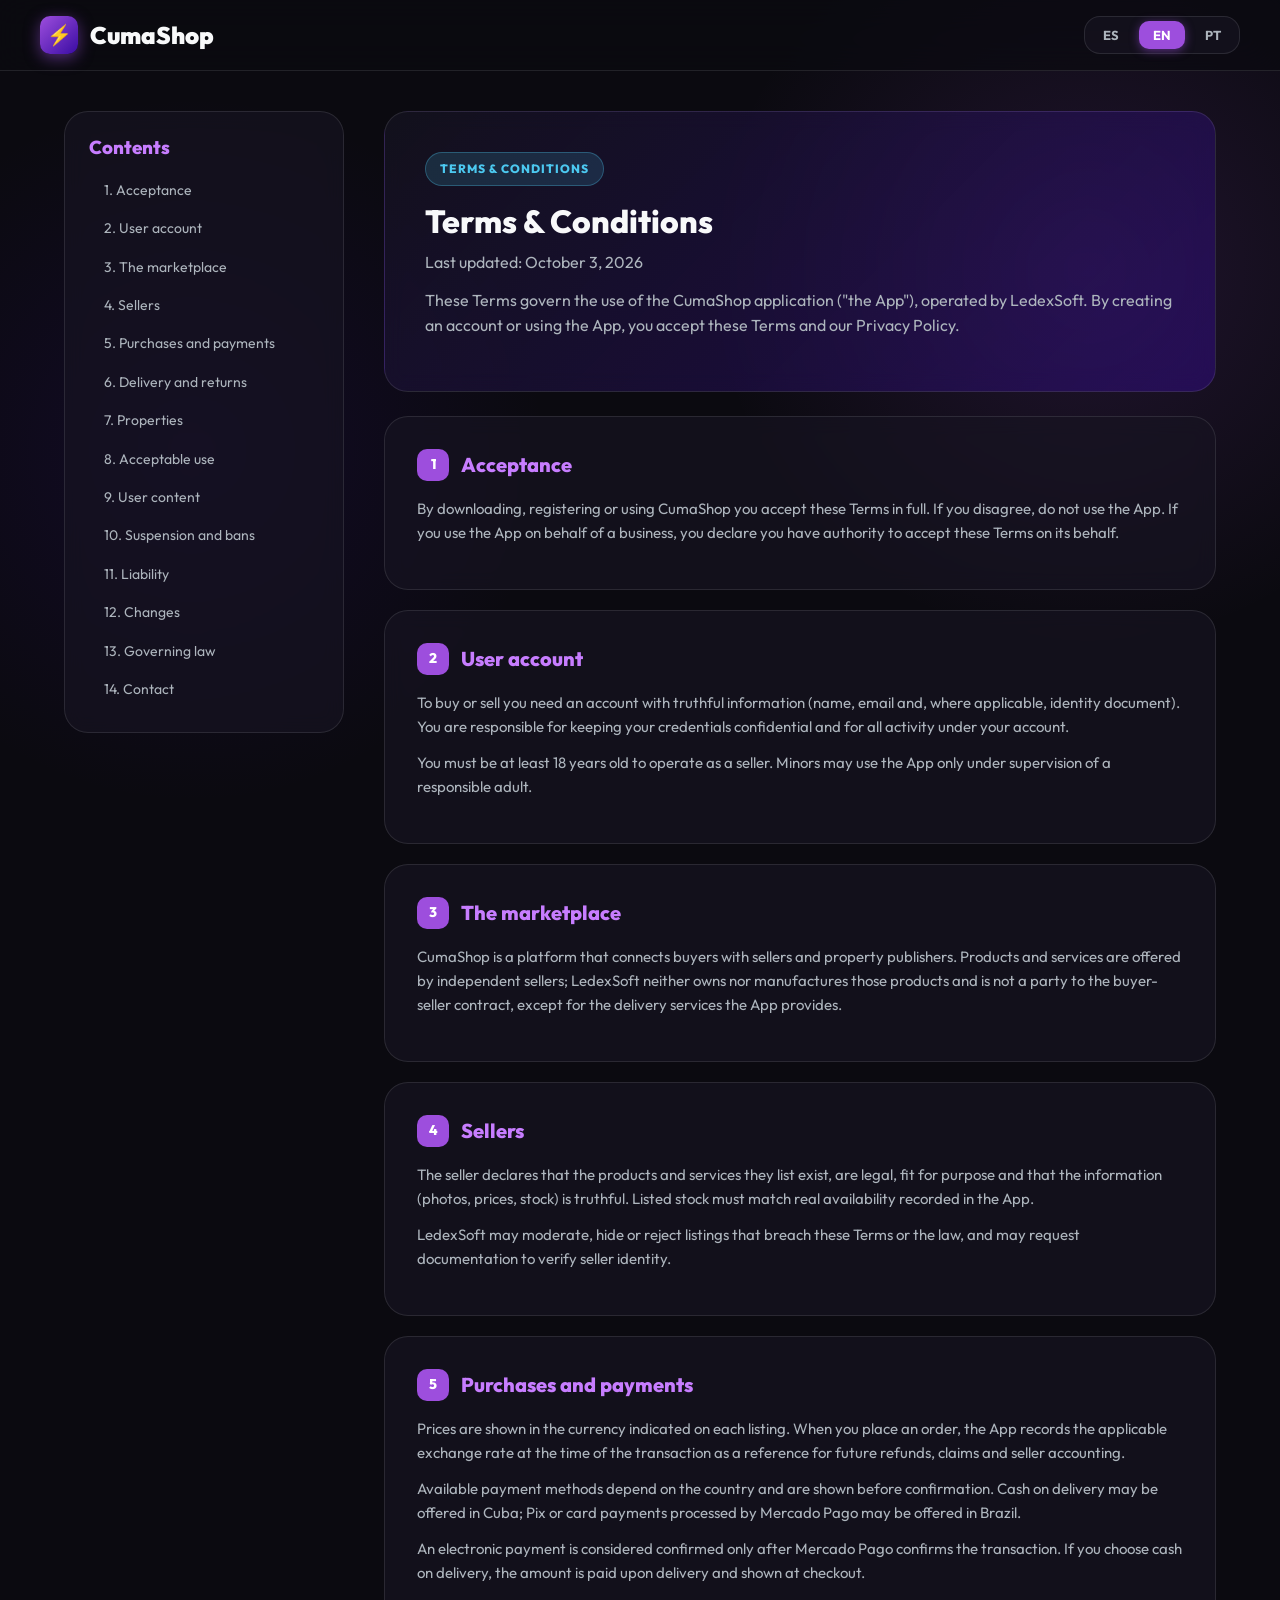
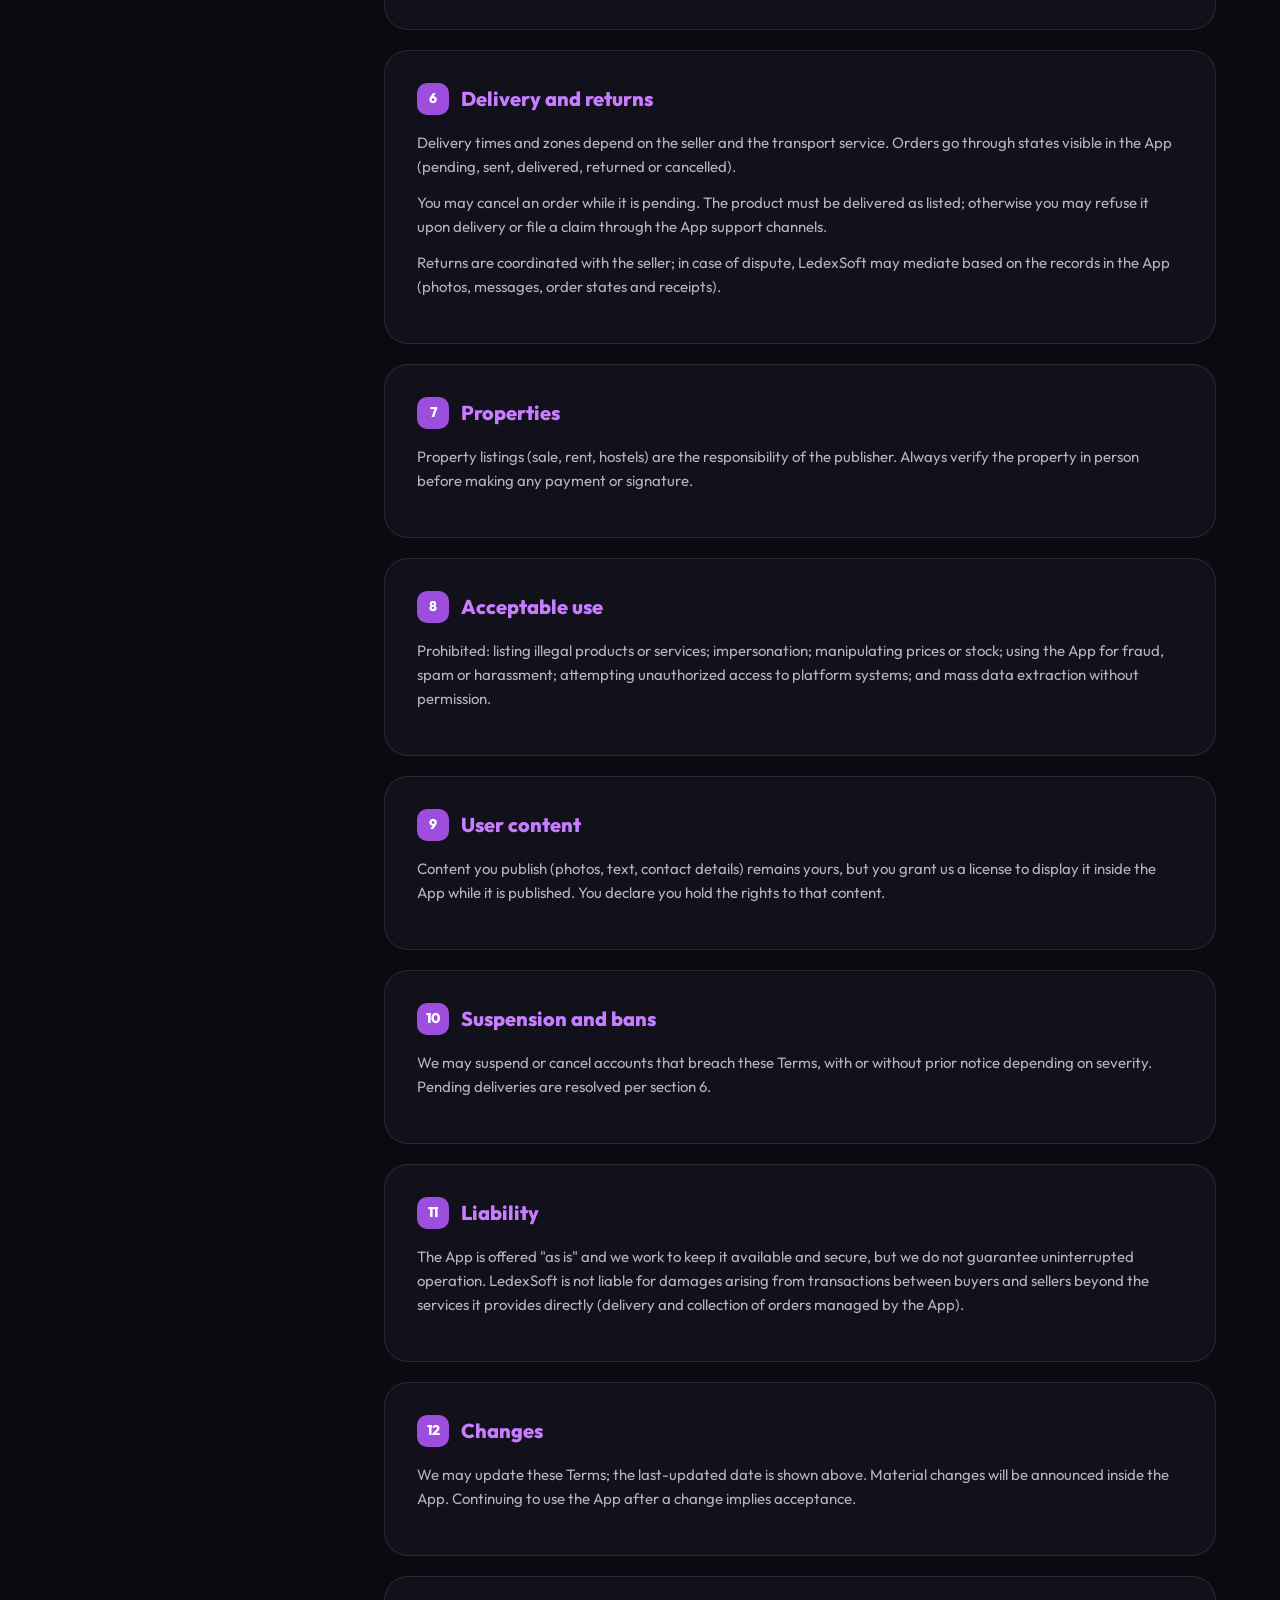
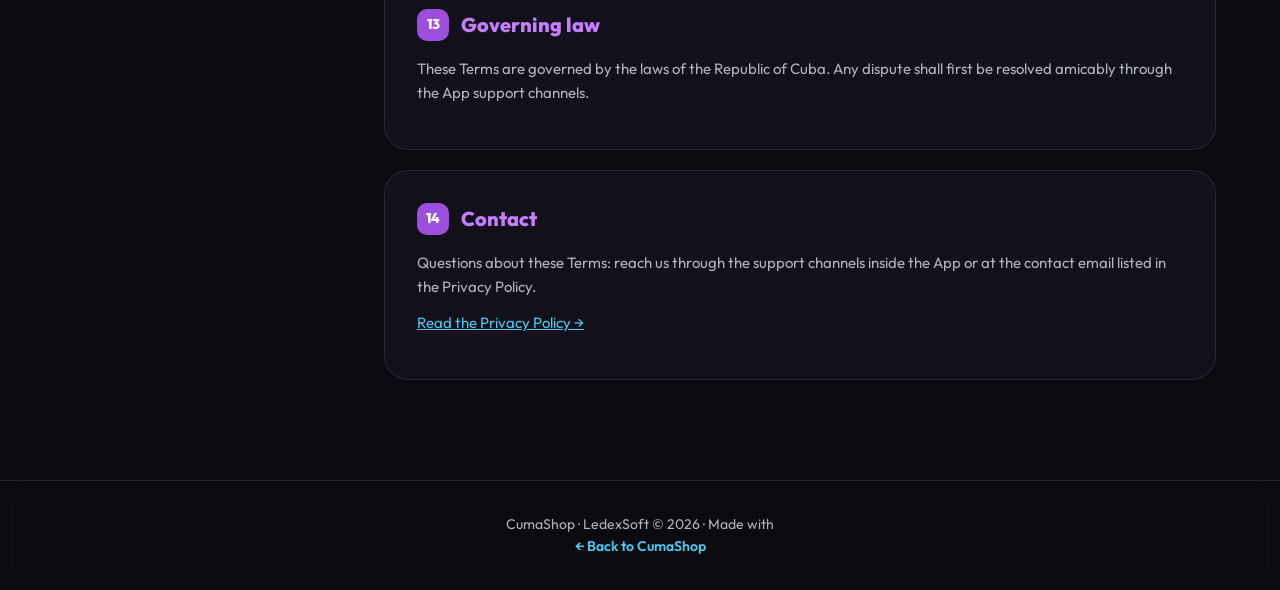
<file: terminos.html>
<!DOCTYPE html>
<html lang="es">
<head>
  <meta charset="UTF-8" />
  <meta name="viewport" content="width=device-width, initial-scale=1.0" />
  <title>CumaShop — Términos y Condiciones / Terms &amp; Conditions</title>
  <meta name="description" content="Términos y Condiciones de uso de CumaShop — Marketplace de Cuba. Terms and Conditions of CumaShop, Cuba's marketplace." />
  <link rel="stylesheet" href="css/main.css" />
</head>
<body class="page-terminos">

<header>
  <div class="header-inner">
    <a href="index.html" class="logo"><span class="logo-mark">⚡</span> CumaShop</a>
    <div class="lang-switch" role="group" aria-label="Idioma / Language / Idioma">
      <button data-lang="es" class="active">ES</button>
      <button data-lang="en">EN</button>
      <button data-lang="pt">PT</button>
    </div>
  </div>
</header>

<div class="layout">
  <nav class="toc" id="toc">
    <h3 data-i18n="tocTitle">Contenido</h3>
    <a href="#aceptacion" data-i18n="toc1">1. Aceptación</a>
    <a href="#cuenta" data-i18n="toc2">2. Cuenta de usuario</a>
    <a href="#marketplace" data-i18n="toc3">3. El marketplace</a>
    <a href="#vendedores" data-i18n="toc4">4. Vendedores</a>
    <a href="#compras" data-i18n="toc5">5. Compras y pagos</a>
    <a href="#entregas" data-i18n="toc6">6. Entregas y devoluciones</a>
    <a href="#propiedades" data-i18n="toc7">7. Propiedades</a>
    <a href="#uso" data-i18n="toc8">8. Uso aceptable</a>
    <a href="#contenido" data-i18n="toc9">9. Contenido del usuario</a>
    <a href="#suspension" data-i18n="toc10">10. Suspensión y baneos</a>
    <a href="#responsabilidad" data-i18n="toc11">11. Responsabilidad</a>
    <a href="#cambios" data-i18n="toc12">12. Cambios</a>
    <a href="#ley" data-i18n="toc13">13. Ley aplicable</a>
    <a href="#contacto" data-i18n="toc14">14. Contacto</a>
  </nav>

  <div class="content">

    <div class="hero-card">
      <span class="badge" data-i18n="badge">Términos y Condiciones</span>
      <h1 data-i18n="title">Términos y Condiciones</h1>
      <p class="updated" data-i18n="updated">Última actualización: 3 de octubre de 2026</p>
      <p class="lead" data-i18n="lead">
        Estos Términos regulan el uso de la aplicación CumaShop ("la App"),
        operada por LedexSoft. Al crear una cuenta o usar la App, aceptás
        estos Términos y nuestra Política de Privacidad.
      </p>
    </div>

    <section class="card" id="aceptacion">
      <h2><span class="num">1</span><span data-i18n="s1t">Aceptación</span></h2>
      <p data-i18n="s1p1">Al descargar, registrarte o usar CumaShop aceptás estos Términos en su totalidad. Si no estás de acuerdo, no uses la App. Si usás la App en nombre de un negocio, declarás tener autoridad para aceptar estos Términos en su nombre.</p>
    </section>

    <section class="card" id="cuenta">
      <h2><span class="num">2</span><span data-i18n="s2t">Cuenta de usuario</span></h2>
      <p data-i18n="s2p1">Para comprar o vender necesitás una cuenta con datos veraces (nombre, correo y, cuando corresponda, documento de identidad). Sos responsable de mantener la confidencialidad de tu acceso y de toda actividad que ocurra en tu cuenta.</p>
      <p data-i18n="s2p2">Debés ser mayor de 18 años para operar como vendedor. Los menores pueden usar la App solo con supervisión de un adulto responsable.</p>
    </section>

    <section class="card" id="marketplace">
      <h2><span class="num">3</span><span data-i18n="s3t">El marketplace</span></h2>
      <p data-i18n="s3p1">CumaShop es una plataforma que conecta compradores con vendedores y publicadores de propiedades. Los productos y servicios son ofrecidos por vendedores independientes; LedexSoft no es propietario ni fabricante de esos productos y no interviene como parte en el contrato entre comprador y vendedor, salvo en los servicios de entrega que la App ofrece.</p>
    </section>

    <section class="card" id="vendedores">
      <h2><span class="num">4</span><span data-i18n="s4t">Vendedores</span></h2>
      <p data-i18n="s4p1">El vendedor declara que los productos y servicios que publica existen, son legales, aptos y que la información (fotos, precios, stock) es veraz. El stock publicado debe corresponder con la disponibilidad real registrada en la App.</p>
      <p data-i18n="s4p2">LedexSoft puede moderar, ocultar o rechazar publicaciones que incumplan estos Términos o la ley, y solicitar documentación para verificar la identidad del vendedor.</p>
    </section>

    <section class="card" id="compras">
      <h2><span class="num">5</span><span data-i18n="s5t">Compras y pagos</span></h2>
      <p data-i18n="s5p1">Los precios se expresan en la moneda indicada en cada oferta. Cuando registras una compra, la App guarda la tasa de cambio aplicable al momento de la transacción como referencia para futuras devoluciones, reclamos y rendición de cuentas.</p>
      <p data-i18n="s5p2">Los medios disponibles dependen del país y se muestran antes de confirmar. En Cuba puede ofrecerse efectivo al recibir; en Brasil, Pix o tarjeta procesados por Mercado Pago.</p>
      <p data-i18n="s5p3">Un pago electrónico solo se considera confirmado cuando Mercado Pago confirma la operación. Si eliges efectivo al recibir, el importe se paga al momento de la entrega y se muestra en el checkout.</p>
    </section>

    <section class="card" id="entregas">
      <h2><span class="num">6</span><span data-i18n="s6t">Entregas y devoluciones</span></h2>
      <p data-i18n="s6p1">Los plazos y zonas de entrega dependen del vendedor y del servicio de transporte. El pedido pasa por estados visibles en la App (pendiente, enviado, entregado, devuelto o cancelado).</p>
      <p data-i18n="s6p2">Podés cancelar un pedido mientras esté pendiente. El producto debe entregarse conforme a lo publicado; si no, podés rechazarlo al momento de la entrega o presentar un reclamo por los canales de soporte de la App.</p>
      <p data-i18n="s6p3">Las devoluciones se coordinan con el vendedor; en caso de disputa, LedexSoft puede mediar con base en los registros de la App (fotos, mensajes, estados del pedido y comprobantes).</p>
    </section>

    <section class="card" id="propiedades">
      <h2><span class="num">7</span><span data-i18n="s7t">Propiedades</span></h2>
      <p data-i18n="s7p1">Las publicaciones inmobiliarias (venta, alquiler, hostales) son responsabilidad del publicador. Verificá siempre la propiedad en persona antes de realizar cualquier pago o firma.</p>
    </section>

    <section class="card" id="uso">
      <h2><span class="num">8</span><span data-i18n="s8t">Uso aceptable</span></h2>
      <p data-i18n="s8p1">Está prohibido: publicar productos o servicios ilegales; suplantar identidades; manipular precios o stock; usar la App para fraude, spam o acoso; intentar acceder a sistemas de la plataforma sin autorización; y extraer datos masivamente sin permiso.</p>
    </section>

    <section class="card" id="contenido">
      <h2><span class="num">9</span><span data-i18n="s9t">Contenido del usuario</span></h2>
      <p data-i18n="s9p1">El contenido que publicás (fotos, textos, datos de contacto) sigue siendo tuyo, pero nos concedés una licencia para mostrarlo dentro de la App mientras esté publicado. Declarás tener derechos sobre ese contenido.</p>
    </section>

    <section class="card" id="suspension">
      <h2><span class="num">10</span><span data-i18n="s10t">Suspensión y baneos</span></h2>
      <p data-i18n="s10p1">Podemos suspender o cancelar cuentas que incumplan estos Términos, con o sin aviso previo según la gravedad. Los pedidos pendientes de entrega se resuelven conforme a la sección 6.</p>
    </section>

    <section class="card" id="responsabilidad">
      <h2><span class="num">11</span><span data-i18n="s11t">Responsabilidad</span></h2>
      <p data-i18n="s11p1">La App se ofrece "tal cual" y trabajamos para mantenerla disponible y segura, pero no garantizamos operación ininterrumpida. LedexSoft no responde por daños derivados de transacciones entre compradores y vendedores más allá de los servicios que presta directamente (entrega y cobro de pedidos gestionados por la App).</p>
    </section>

    <section class="card" id="cambios">
      <h2><span class="num">12</span><span data-i18n="s12t">Cambios</span></h2>
      <p data-i18n="s12p1">Podemos actualizar estos Términos; la fecha de la última actualización figura arriba. Los cambios relevantes se comunicarán dentro de la App. Seguir usando la App después de un cambio implica aceptarlo.</p>
    </section>

    <section class="card" id="ley">
      <h2><span class="num">13</span><span data-i18n="s13t">Ley aplicable</span></h2>
      <p data-i18n="s13p1">Estos Términos se rigen por las leyes de la República de Cuba. Cualquier disputa se resolverá en primera instancia por vía amistosa a través del soporte de la App.</p>
    </section>

    <section class="card" id="contacto">
      <h2><span class="num">14</span><span data-i18n="s14t">Contacto</span></h2>
      <p data-i18n="s14p1">Dudas sobre estos Términos: escribinos por los canales de soporte dentro de la App o al correo de contacto indicado en la Política de Privacidad.</p>
      <p><a href="privacidad.html" data-i18n="linkPriv">Ver la Política de Privacidad →</a></p>
    </section>

  </div>
</div>

<footer>
  <p data-i18n="footer">CumaShop · LedexSoft © 2026 · Hecho con</p>
  <p><a href="index.html" data-i18n="backToHome">← Volver a CumaShop</a></p>
</footer>

<script>
  const I18N = {
    es: {
      htmlLang: 'es',
      docTitle: 'CumaShop — Términos y Condiciones',
      tocTitle: 'Contenido',
      toc1: '1. Aceptación', toc2: '2. Cuenta de usuario', toc3: '3. El marketplace',
      toc4: '4. Vendedores', toc5: '5. Compras y pagos', toc6: '6. Entregas y devoluciones',
      toc7: '7. Propiedades', toc8: '8. Uso aceptable', toc9: '9. Contenido del usuario',
      toc10: '10. Suspensión y baneos', toc11: '11. Responsabilidad', toc12: '12. Cambios',
      toc13: '13. Ley aplicable', toc14: '14. Contacto',
      badge: 'Términos y Condiciones',
      title: 'Términos y Condiciones',
      updated: 'Última actualización: 3 de octubre de 2026',
      lead: 'Estos Términos regulan el uso de la aplicación CumaShop ("la App"), operada por LedexSoft. Al crear una cuenta o usar la App, aceptás estos Términos y nuestra Política de Privacidad.',
      s1t: 'Aceptación', s1p1: 'Al descargar, registrarte o usar CumaShop aceptás estos Términos en su totalidad. Si no estás de acuerdo, no uses la App. Si usás la App en nombre de un negocio, declarás tener autoridad para aceptar estos Términos en su nombre.',
      s2t: 'Cuenta de usuario', s2p1: 'Para comprar o vender necesitás una cuenta con datos veraces (nombre, correo y, cuando corresponda, documento de identidad). Sos responsable de mantener la confidencialidad de tu acceso y de toda actividad que ocurra en tu cuenta.',
      s2p2: 'Debés ser mayor de 18 años para operar como vendedor. Los menores pueden usar la App solo con supervisión de un adulto responsable.',
      s3t: 'El marketplace', s3p1: 'CumaShop es una plataforma que conecta compradores con vendedores y publicadores de propiedades. Los productos y servicios son ofrecidos por vendedores independientes; LedexSoft no es propietario ni fabricante de esos productos y no interviene como parte en el contrato entre comprador y vendedor, salvo en los servicios de entrega que la App ofrece.',
      s4t: 'Vendedores', s4p1: 'El vendedor declara que los productos y servicios que publica existen, son legales, aptos y que la información (fotos, precios, stock) es veraz. El stock publicado debe corresponder con la disponibilidad real registrada en la App.',
      s4p2: 'LedexSoft puede moderar, ocultar o rechazar publicaciones que incumplan estos Términos o la ley, y solicitar documentación para verificar la identidad del vendedor.',
      s5t: 'Compras y pagos', s5p1: 'Los precios se expresan en la moneda indicada en cada oferta. Cuando registras una compra, la App guarda la tasa de cambio aplicable al momento de la transacción como referencia para futuras devoluciones, reclamos y rendición de cuentas.',
      s5p2: 'Los medios disponibles dependen del país y se muestran antes de confirmar. En Cuba puede ofrecerse efectivo al recibir; en Brasil, Pix o tarjeta procesados por Mercado Pago.',
      s5p3: 'Un pago electrónico solo se considera confirmado cuando Mercado Pago confirma la operación. Si eliges efectivo al recibir, el importe se paga al momento de la entrega y se muestra en el checkout.',
      s6t: 'Entregas y devoluciones', s6p1: 'Los plazos y zonas de entrega dependen del vendedor y del servicio de transporte. El pedido pasa por estados visibles en la App (pendiente, enviado, entregado, devuelto o cancelado).',
      s6p2: 'Podés cancelar un pedido mientras esté pendiente. El producto debe entregarse conforme a lo publicado; si no, podés rechazarlo al momento de la entrega o presentar un reclamo por los canales de soporte de la App.',
      s6p3: 'Las devoluciones se coordinan con el vendedor; en caso de disputa, LedexSoft puede mediar con base en los registros de la App (fotos, mensajes, estados del pedido y comprobantes).',
      s7t: 'Propiedades', s7p1: 'Las publicaciones inmobiliarias (venta, alquiler, hostales) son responsabilidad del publicador. Verificá siempre la propiedad en persona antes de realizar cualquier pago o firma.',
      s8t: 'Uso aceptable', s8p1: 'Está prohibido: publicar productos o servicios ilegales; suplantar identidades; manipular precios o stock; usar la App para fraude, spam o acoso; intentar acceder a sistemas de la plataforma sin autorización; y extraer datos masivamente sin permiso.',
      s9t: 'Contenido del usuario', s9p1: 'El contenido que publicás (fotos, textos, datos de contacto) sigue siendo tuyo, pero nos concedés una licencia para mostrarlo dentro de la App mientras esté publicado. Declarás tener derechos sobre ese contenido.',
      s10t: 'Suspensión y baneos', s10p1: 'Podemos suspender o cancelar cuentas que incumplan estos Términos, con o sin aviso previo según la gravedad. Los pedidos pendientes de entrega se resuelven conforme a la sección 6.',
      s11t: 'Responsabilidad', s11p1: 'La App se ofrece "tal cual" y trabajamos para mantenerla disponible y segura, pero no garantizamos operación ininterrumpida. LedexSoft no responde por daños derivados de transacciones entre compradores y vendedores más allá de los servicios que presta directamente (entrega y cobro de pedidos gestionados por la App).',
      s12t: 'Cambios', s12p1: 'Podemos actualizar estos Términos; la fecha de la última actualización figura arriba. Los cambios relevantes se comunicarán dentro de la App. Seguir usando la App después de un cambio implica aceptarlo.',
      s13t: 'Ley aplicable', s13p1: 'Estos Términos se rigen por las leyes de la República de Cuba. Cualquier disputa se resolverá en primera instancia por vía amistosa a través del soporte de la App.',
      s14t: 'Contacto', s14p1: 'Dudas sobre estos Términos: escribinos por los canales de soporte dentro de la App o al correo de contacto indicado en la Política de Privacidad.',
      linkPriv: 'Ver la Política de Privacidad →',
      footer: 'CumaShop · LedexSoft © 2026 · Hecho con',
      backToHome: '← Volver a CumaShop'
    },
    en: {
      htmlLang: 'en',
      docTitle: 'CumaShop — Terms & Conditions',
      tocTitle: 'Contents',
      toc1: '1. Acceptance', toc2: '2. User account', toc3: '3. The marketplace',
      toc4: '4. Sellers', toc5: '5. Purchases and payments', toc6: '6. Delivery and returns',
      toc7: '7. Properties', toc8: '8. Acceptable use', toc9: '9. User content',
      toc10: '10. Suspension and bans', toc11: '11. Liability', toc12: '12. Changes',
      toc13: '13. Governing law', toc14: '14. Contact',
      badge: 'Terms & Conditions',
      title: 'Terms & Conditions',
      updated: 'Last updated: October 3, 2026',
      lead: 'These Terms govern the use of the CumaShop application ("the App"), operated by LedexSoft. By creating an account or using the App, you accept these Terms and our Privacy Policy.',
      s1t: 'Acceptance', s1p1: 'By downloading, registering or using CumaShop you accept these Terms in full. If you disagree, do not use the App. If you use the App on behalf of a business, you declare you have authority to accept these Terms on its behalf.',
      s2t: 'User account', s2p1: 'To buy or sell you need an account with truthful information (name, email and, where applicable, identity document). You are responsible for keeping your credentials confidential and for all activity under your account.',
      s2p2: 'You must be at least 18 years old to operate as a seller. Minors may use the App only under supervision of a responsible adult.',
      s3t: 'The marketplace', s3p1: 'CumaShop is a platform that connects buyers with sellers and property publishers. Products and services are offered by independent sellers; LedexSoft neither owns nor manufactures those products and is not a party to the buyer-seller contract, except for the delivery services the App provides.',
      s4t: 'Sellers', s4p1: 'The seller declares that the products and services they list exist, are legal, fit for purpose and that the information (photos, prices, stock) is truthful. Listed stock must match real availability recorded in the App.',
      s4p2: 'LedexSoft may moderate, hide or reject listings that breach these Terms or the law, and may request documentation to verify seller identity.',
      s5t: 'Purchases and payments', s5p1: 'Prices are shown in the currency indicated on each listing. When you place an order, the App records the applicable exchange rate at the time of the transaction as a reference for future refunds, claims and seller accounting.',
      s5p2: 'Available payment methods depend on the country and are shown before confirmation. Cash on delivery may be offered in Cuba; Pix or card payments processed by Mercado Pago may be offered in Brazil.',
      s5p3: 'An electronic payment is considered confirmed only after Mercado Pago confirms the transaction. If you choose cash on delivery, the amount is paid upon delivery and shown at checkout.',
      s6t: 'Delivery and returns', s6p1: 'Delivery times and zones depend on the seller and the transport service. Orders go through states visible in the App (pending, sent, delivered, returned or cancelled).',
      s6p2: 'You may cancel an order while it is pending. The product must be delivered as listed; otherwise you may refuse it upon delivery or file a claim through the App support channels.',
      s6p3: 'Returns are coordinated with the seller; in case of dispute, LedexSoft may mediate based on the records in the App (photos, messages, order states and receipts).',
      s7t: 'Properties', s7p1: 'Property listings (sale, rent, hostels) are the responsibility of the publisher. Always verify the property in person before making any payment or signature.',
      s8t: 'Acceptable use', s8p1: 'Prohibited: listing illegal products or services; impersonation; manipulating prices or stock; using the App for fraud, spam or harassment; attempting unauthorized access to platform systems; and mass data extraction without permission.',
      s9t: 'User content', s9p1: 'Content you publish (photos, text, contact details) remains yours, but you grant us a license to display it inside the App while it is published. You declare you hold the rights to that content.',
      s10t: 'Suspension and bans', s10p1: 'We may suspend or cancel accounts that breach these Terms, with or without prior notice depending on severity. Pending deliveries are resolved per section 6.',
      s11t: 'Liability', s11p1: 'The App is offered "as is" and we work to keep it available and secure, but we do not guarantee uninterrupted operation. LedexSoft is not liable for damages arising from transactions between buyers and sellers beyond the services it provides directly (delivery and collection of orders managed by the App).',
      s12t: 'Changes', s12p1: 'We may update these Terms; the last-updated date is shown above. Material changes will be announced inside the App. Continuing to use the App after a change implies acceptance.',
      s13t: 'Governing law', s13p1: 'These Terms are governed by the laws of the Republic of Cuba. Any dispute shall first be resolved amicably through the App support channels.',
      s14t: 'Contact', s14p1: 'Questions about these Terms: reach us through the support channels inside the App or at the contact email listed in the Privacy Policy.',
      linkPriv: 'Read the Privacy Policy →',
      footer: 'CumaShop · LedexSoft © 2026 · Made with',
      backToHome: '← Back to CumaShop'
    },
    pt: {
      htmlLang: 'pt',
      docTitle: 'CumaShop — Termos e Condições',
      tocTitle: 'Conteúdo',
      toc1: '1. Aceitação', toc2: '2. Conta de usuário', toc3: '3. O marketplace',
      toc4: '4. Vendedores', toc5: '5. Compras e pagamentos', toc6: '6. Entregas e devoluções',
      toc7: '7. Imóveis', toc8: '8. Uso aceitável', toc9: '9. Conteúdo do usuário',
      toc10: '10. Suspensão e banimentos', toc11: '11. Responsabilidade', toc12: '12. Alterações',
      toc13: '13. Lei aplicável', toc14: '14. Contato',
      badge: 'Termos e Condições',
      title: 'Termos e Condições',
      updated: 'Última atualização: 3 de outubro de 2026',
      lead: 'Estes Termos regulam o uso do aplicativo CumaShop ("o App"), operado pela LedexSoft. Ao criar uma conta ou usar o App, você aceita estes Termos e nossa Política de Privacidade.',
      s1t: 'Aceitação', s1p1: 'Ao baixar, se registrar ou usar o CumaShop você aceita estes Termos em sua totalidade. Se não concordar, não use o App. Se usar o App em nome de um negócio, você declara ter autoridade para aceitar estes Termos em seu nome.',
      s2t: 'Conta de usuário', s2p1: 'Para comprar ou vender você precisa de uma conta com dados verdadeiros (nome, e-mail e, quando aplicável, documento de identidade). Você é responsável por manter a confidencialidade do seu acesso e por toda atividade em sua conta.',
      s2p2: 'É preciso ter no mínimo 18 anos para operar como vendedor. Menores de idade podem usar o App apenas sob supervisão de um adulto responsável.',
      s3t: 'O marketplace', s3p1: 'O CumaShop é uma plataforma que conecta compradores a vendedores e anunciantes de imóveis. Os produtos e serviços são oferecidos por vendedores independentes; a LedexSoft não é proprietária nem fabricante desses produtos e não é parte no contrato entre comprador e vendedor, exceto nos serviços de entrega que o App oferece.',
      s4t: 'Vendedores', s4p1: 'O vendedor declara que os produtos e serviços que anuncia existem, são legais, adequados e que as informações (fotos, preços, estoque) são verídicas. O estoque anunciado deve corresponder à disponibilidade real registrada no App.',
      s4p2: 'A LedexSoft pode moderar, ocultar ou rejeitar anúncios que violem estes Termos ou a lei, e solicitar documentos para verificar a identidade do vendedor.',
      s5t: 'Compras e pagamentos', s5p1: 'Os preços são exibidos na moeda indicada em cada oferta. Ao registrar uma compra, o App guarda a taxa de câmbio aplicável no momento da transação como referência para futuras devoluções, reclamações e prestação de contas ao vendedor.',
      s5p2: 'Os meios de pagamento disponíveis dependem do país e são exibidos antes da confirmação. Em Cuba, pode ser oferecido pagamento em dinheiro na entrega; no Brasil, Pix ou cartão processados pelo Mercado Pago.',
      s5p3: 'Um pagamento eletrônico só é considerado confirmado quando o Mercado Pago confirma a operação. Se você escolher dinheiro na entrega, o valor será pago no momento da entrega e exibido no checkout.',
      s6t: 'Entregas e devoluções', s6p1: 'Os prazos e zonas de entrega dependem do vendedor e do serviço de transporte. O pedido passa por estados visíveis no App (pendente, enviado, entregue, devolvido ou cancelado).',
      s6p2: 'Você pode cancelar um pedido enquanto estiver pendente. O produto deve ser entregue conforme anunciado; caso contrário, você pode recusá-lo na entrega ou apresentar uma reclamação pelos canais de suporte do App.',
      s6p3: 'As devoluções são coordenadas com o vendedor; em caso de disputa, a LedexSoft pode mediar com base nos registros do App (fotos, mensagens, estados do pedido e comprovantes).',
      s7t: 'Imóveis', s7p1: 'Os anúncios imobiliários (venda, aluguel, hostels) são de responsabilidade do anunciante. Verifique sempre o imóvel pessoalmente antes de qualquer pagamento ou assinatura.',
      s8t: 'Uso aceitável', s8p1: 'É proibido: anunciar produtos ou serviços ilegais; falsificar identidades; manipular preços ou estoque; usar o App para fraude, spam ou assédio; tentar acessar sistemas da plataforma sem autorização; e extrair dados em massa sem permissão.',
      s9t: 'Conteúdo do usuário', s9p1: 'O conteúdo que você publica (fotos, textos, dados de contato) continua sendo seu, mas você nos concede uma licença para exibi-lo dentro do App enquanto estiver publicado. Você declara ter direitos sobre esse conteúdo.',
      s10t: 'Suspensão e banimentos', s10p1: 'Podemos suspender ou cancelar contas que violem estes Termos, com ou sem aviso prévio conforme a gravidade. Entregas pendentes são resolvidas conforme a seção 6.',
      s11t: 'Responsabilidade', s11p1: 'O App é oferecido "como está" e trabalhamos para mantê-lo disponível e seguro, mas não garantimos operação ininterrupta. A LedexSoft não responde por danos decorrentes de transações entre compradores e vendedores além dos serviços que presta diretamente (entrega e cobrança de pedidos gerenciados pelo App).',
      s12t: 'Alterações', s12p1: 'Podemos atualizar estes Termos; a data da última atualização aparece acima. Mudanças relevantes serão comunicadas dentro do App. Continuar usando o App após uma alteração implica aceitação.',
      s13t: 'Lei aplicável', s13p1: 'Estes Termos são regidos pelas leis da República de Cuba. Qualquer disputa será resolvida primeiramente de forma amigável pelos canais de suporte do App.',
      s14t: 'Contato', s14p1: 'Dúvidas sobre estes Termos: fale conosco pelos canais de suporte dentro do App ou pelo e-mail de contato indicado na Política de Privacidade.',
      linkPriv: 'Ver a Política de Privacidade →',
      footer: 'CumaShop · LedexSoft © 2026 · Feito com',
      backToHome: '← Voltar ao CumaShop'
    }
  };
  // Mismo mecanismo de privacidad: aplicar traducción y persistir idioma.
  function setLang(lang) {
    const dict = I18N[lang]; if (!dict) return;
    document.documentElement.lang = dict.htmlLang;
    document.title = dict.docTitle;
    document.querySelectorAll('[data-i18n]').forEach(el => {
      const key = el.getAttribute('data-i18n');
      if (dict[key]) el.innerHTML = dict[key];
    });
    document.querySelectorAll('.lang-switch button').forEach(b =>
      b.classList.toggle('active', b.dataset.lang === lang));
    try { localStorage.setItem('cumashop_lang', lang); } catch (e) {}
  }
  (function () {
    let lang = null;
    try { lang = localStorage.getItem('cumashop_lang'); } catch (e) {}
    if (!lang) {
      const nav = (navigator.language || 'es').toLowerCase();
      lang = nav.startsWith('pt') ? 'pt' : (nav.startsWith('en') ? 'en' : 'es');
    }
    setLang(lang);
    document.querySelectorAll('.lang-switch button').forEach(b =>
      b.addEventListener('click', () => setLang(b.dataset.lang)));
  })();
</script>
</body>
</html>
</file>
<file: css/main.css>
@import url('https://fonts.googleapis.com/css2?family=Outfit:wght@300;400;500;600;700;800;900&display=swap');

:root {
  /* Vibrant Dark Mode Palette */
  --bg-main: #0B0A10;
  --bg-surface: rgba(23, 21, 35, 0.65);
  --bg-surface-hover: rgba(35, 32, 55, 0.85);
  
  --primary: #9d4edd;
  --primary-glow: rgba(157, 78, 221, 0.5);
  --primary-bright: #c77dff;
  
  --secondary: #3a0ca3;
  --accent: #4cc9f0;
  --accent-glow: rgba(76, 201, 240, 0.4);
  
  --text-main: #f8f9fa;
  --text-muted: #adb5bd;
  
  --border-light: rgba(255, 255, 255, 0.1);
  --border-glow: rgba(157, 78, 221, 0.3);

  --radius-lg: 24px;
  --radius-md: 16px;
  --radius-sm: 10px;

  --transition: all 0.3s cubic-bezier(0.25, 0.8, 0.25, 1);
}

* {
  margin: 0;
  padding: 0;
  box-sizing: border-box;
}

html {
  scroll-behavior: smooth;
}

body {
  font-family: 'Outfit', -apple-system, BlinkMacSystemFont, sans-serif;
  background-color: var(--bg-main);
  color: var(--text-main);
  line-height: 1.6;
  min-height: 100vh;
  display: flex;
  flex-direction: column;
  overflow-x: hidden;
  background-image: 
    radial-gradient(circle at 15% 50%, rgba(58, 12, 163, 0.15), transparent 30%),
    radial-gradient(circle at 85% 30%, rgba(157, 78, 221, 0.15), transparent 30%);
  background-attachment: fixed;
}

/* ── Typography ── */
h1, h2, h3, h4, h5, h6 {
  font-weight: 800;
  line-height: 1.2;
}

.text-gradient {
  background: linear-gradient(135deg, var(--primary-bright), var(--accent));
  -webkit-background-clip: text;
  -webkit-text-fill-color: transparent;
  background-clip: text;
  color: transparent;
}

p {
  color: var(--text-muted);
}

/* ── Header ── */
header {
  position: sticky;
  top: 0;
  z-index: 100;
  backdrop-filter: blur(16px);
  -webkit-backdrop-filter: blur(16px);
  background: rgba(11, 10, 16, 0.7);
  border-bottom: 1px solid var(--border-light);
  padding: 16px 24px;
}

.header-inner {
  max-width: 1200px;
  margin: 0 auto;
  display: flex;
  align-items: center;
  justify-content: space-between;
}

.logo {
  font-size: 24px;
  font-weight: 900;
  display: flex;
  align-items: center;
  gap: 12px;
  text-decoration: none;
  color: var(--text-main);
  transition: var(--transition);
}

.logo:hover {
  transform: scale(1.02);
}

.logo-mark {
  width: 38px;
  height: 38px;
  background: linear-gradient(135deg, var(--primary), var(--secondary));
  border-radius: var(--radius-sm);
  display: grid;
  place-items: center;
  box-shadow: 0 4px 15px var(--primary-glow);
  font-size: 20px;
}

.lang-switch {
  display: flex;
  gap: 6px;
  background: var(--bg-surface);
  padding: 4px;
  border-radius: var(--radius-md);
  border: 1px solid var(--border-light);
}

.lang-switch button {
  border: none;
  background: transparent;
  color: var(--text-muted);
  font-size: 13px;
  font-weight: 700;
  padding: 6px 14px;
  border-radius: var(--radius-sm);
  cursor: pointer;
  transition: var(--transition);
  font-family: inherit;
}

.lang-switch button:hover {
  color: var(--text-main);
  background: rgba(255, 255, 255, 0.05);
}

.lang-switch button.active {
  background: var(--primary);
  color: #fff;
  box-shadow: 0 2px 10px var(--primary-glow);
}

/* ── Hero Section ── */
.hero {
  padding: 100px 24px;
  max-width: 1200px;
  margin: 0 auto;
  display: flex;
  align-items: center;
  gap: 60px;
  min-height: 80vh;
}

.hero-content {
  flex: 1;
}

.hero h1 {
  font-size: clamp(40px, 5vw, 64px);
  margin-bottom: 24px;
  letter-spacing: -1px;
}

.hero p.tagline {
  font-size: clamp(18px, 2vw, 22px);
  margin-bottom: 40px;
  max-width: 540px;
}

.hero-visual {
  flex: 1;
  display: flex;
  justify-content: center;
  position: relative;
}

.hero-visual img {
  width: 100%;
  max-width: 500px;
  border-radius: 32px;
  box-shadow: 0 20px 50px rgba(0, 0, 0, 0.5), 0 0 40px var(--primary-glow);
  animation: float 6s ease-in-out infinite;
  transform-style: preserve-3d;
}

@keyframes float {
  0% { transform: translateY(0px) rotate3d(1, 1, 0, 0deg); }
  50% { transform: translateY(-20px) rotate3d(1, 1, 0, 2deg); }
  100% { transform: translateY(0px) rotate3d(1, 1, 0, 0deg); }
}

@keyframes pulseGlow {
  0% { box-shadow: 0 10px 30px var(--primary-glow); }
  50% { box-shadow: 0 15px 40px var(--primary-glow), 0 0 20px var(--accent-glow); }
  100% { box-shadow: 0 10px 30px var(--primary-glow); }
}

/* ── Buttons ── */
.btn-primary {
  display: inline-flex;
  align-items: center;
  justify-content: center;
  background: linear-gradient(135deg, var(--primary), var(--secondary));
  color: #fff;
  font-weight: 700;
  font-size: 16px;
  padding: 16px 36px;
  border-radius: var(--radius-lg);
  text-decoration: none;
  box-shadow: 0 10px 30px var(--primary-glow);
  transition: var(--transition);
  border: 1px solid rgba(255, 255, 255, 0.1);
  animation: pulseGlow 3s infinite alternate;
}

.btn-primary:hover {
  transform: translateY(-3px) scale(1.02);
  animation: none;
  box-shadow: 0 15px 40px var(--primary-glow), 0 0 15px var(--accent-glow);
}

/* ── Features ── */
.features {
  max-width: 1200px;
  margin: 0 auto;
  padding: 80px 24px;
  display: grid;
  grid-template-columns: repeat(auto-fit, minmax(260px, 1fr));
  gap: 24px;
}

.feature-card {
  background: var(--bg-surface);
  border: 1px solid var(--border-light);
  border-radius: var(--radius-lg);
  padding: 32px;
  backdrop-filter: blur(10px);
  -webkit-backdrop-filter: blur(10px);
  transition: var(--transition);
  position: relative;
  overflow: hidden;
}

.feature-card::before {
  content: '';
  position: absolute;
  top: 0; left: 0; width: 100%; height: 100%;
  background: linear-gradient(135deg, rgba(255,255,255,0.05) 0%, transparent 100%);
  opacity: 0;
  transition: var(--transition);
}

.feature-card:hover {
  transform: translateY(-8px);
  border-color: var(--border-glow);
  box-shadow: 0 12px 40px rgba(0, 0, 0, 0.4), 0 0 20px var(--primary-glow);
}

.feature-card:hover::before {
  opacity: 1;
}

.feature-icon {
  width: 56px;
  height: 56px;
  background: rgba(157, 78, 221, 0.1);
  border: 1px solid var(--border-glow);
  border-radius: var(--radius-md);
  display: grid;
  place-items: center;
  font-size: 26px;
  margin-bottom: 20px;
  color: var(--primary-bright);
  transition: var(--transition);
}

.feature-card:hover .feature-icon {
  transform: scale(1.1) rotate(5deg);
  background: var(--primary);
  color: #fff;
}

.feature-card h3 {
  font-size: 20px;
  margin-bottom: 12px;
  color: var(--text-main);
}

.feature-card p {
  font-size: 15px;
  line-height: 1.6;
}

/* ── CTA Sections ── */
.section-cta {
  text-align: center;
  padding: 80px 24px;
  max-width: 800px;
  margin: 0 auto;
}

.section-cta h2 {
  font-size: clamp(32px, 4vw, 48px);
  margin-bottom: 16px;
}

.section-cta p {
  font-size: 18px;
  margin-bottom: 32px;
}

.glass-panel {
  background: var(--bg-surface);
  border: 1px solid var(--border-light);
  border-radius: var(--radius-lg);
  padding: 60px 40px;
  backdrop-filter: blur(16px);
  -webkit-backdrop-filter: blur(16px);
  box-shadow: 0 20px 50px rgba(0,0,0,0.3);
  position: relative;
  overflow: hidden;
}

.glass-panel::after {
  content: '';
  position: absolute;
  top: -50%; left: -50%;
  width: 200%; height: 200%;
  background: radial-gradient(circle, var(--primary-glow) 0%, transparent 60%);
  opacity: 0.1;
  pointer-events: none;
}

.badge {
  display: inline-block;
  background: rgba(76, 201, 240, 0.15);
  color: var(--accent);
  border: 1px solid rgba(76, 201, 240, 0.3);
  font-size: 13px;
  font-weight: 800;
  letter-spacing: 1px;
  text-transform: uppercase;
  padding: 8px 16px;
  border-radius: 20px;
  margin-bottom: 24px;
}

/* ── Footer ── */
footer {
  margin-top: auto;
  border-top: 1px solid var(--border-light);
  padding: 32px 24px;
  text-align: center;
  font-size: 14px;
  color: var(--text-muted);
  background: rgba(11, 10, 16, 0.8);
  backdrop-filter: blur(10px);
}

footer a {
  color: var(--accent);
  text-decoration: none;
  font-weight: 600;
  transition: var(--transition);
}

footer a:hover {
  color: var(--text-main);
  text-decoration: underline;
}

/* ── Content Pages (Privacy, Terms) ── */
.content-page {
  max-width: 800px;
  margin: 60px auto;
  padding: 0 24px;
}

.content-page h1 {
  font-size: 40px;
  margin-bottom: 20px;
  text-align: center;
}

.content-page p, .content-page ul {
  font-size: 16px;
  margin-bottom: 20px;
}

.content-page ul {
  padding-left: 20px;
  color: var(--text-muted);
}

.content-page h2 {
  font-size: 24px;
  margin-top: 40px;
  margin-bottom: 16px;
  color: var(--primary-bright);
}

/* ── Responsive ── */
@media (max-width: 768px) {
  .hero {
    flex-direction: column;
    text-align: center;
    padding: 60px 24px;
    gap: 40px;
  }
  
  .hero-visual {
    width: 100%;
  }
  
  .header-inner {
    flex-direction: column;
    gap: 16px;
  }
}

/* ── Privacy Layout ── */
.layout {
  max-width: 1200px;
  margin: 0 auto;
  padding: 40px 24px 80px;
  display: grid;
  grid-template-columns: 280px 1fr;
  gap: 40px;
  align-items: start;
}
@media (max-width: 860px) {
  .layout { grid-template-columns: 1fr; }
  nav.toc { position: static; max-height: none; }
}

nav.toc {
  position: sticky;
  top: 100px;
  background: var(--bg-surface);
  border: 1px solid var(--border-light);
  border-radius: var(--radius-lg);
  padding: 24px;
  backdrop-filter: blur(10px);
  max-height: calc(100vh - 140px);
  overflow-y: auto;
}
nav.toc h3 { color: var(--primary-bright); margin-bottom: 12px; }
nav.toc a {
  display: block; padding: 8px 12px; border-radius: 8px; color: var(--text-muted);
  text-decoration: none; font-size: 14px; transition: var(--transition);
  border-left: 3px solid transparent;
}
nav.toc a:hover { background: rgba(255,255,255,0.05); color: var(--text-main); }
nav.toc a.active { border-left-color: var(--primary); background: rgba(157, 78, 221, 0.1); color: var(--primary-bright); font-weight: 700; }

.content { min-width: 0; }
.hero-card {
  background: linear-gradient(135deg, var(--bg-surface) 0%, rgba(58, 12, 163, 0.4) 100%);
  border: 1px solid var(--border-light);
  border-radius: var(--radius-lg);
  padding: 40px; margin-bottom: 24px; backdrop-filter: blur(10px);
}
.hero-card .badge {
  display: inline-block; background: rgba(76, 201, 240, 0.15); color: var(--accent);
  padding: 6px 14px; border-radius: 20px; font-size: 12px; font-weight: 800; text-transform: uppercase; margin-bottom: 16px;
}
.hero-card h1 { font-size: 32px; margin-bottom: 10px; }
.hero-card .updated, .hero-card .lead { color: var(--text-muted); font-size: 16px; margin-bottom: 12px; }

section.card {
  background: var(--bg-surface); border: 1px solid var(--border-light); border-radius: var(--radius-lg);
  padding: 32px; margin-bottom: 20px; backdrop-filter: blur(10px); scroll-margin-top: 100px;
}
section.card h2 { font-size: 20px; color: var(--primary-bright); margin-bottom: 16px; display: flex; align-items: center; gap: 12px; }
section.card h2 .num {
  background: var(--primary); color: #fff; width: 32px; height: 32px; border-radius: 10px; display: grid; place-items: center; font-size: 14px;
}
section.card h3 { font-size: 16px; margin: 20px 0 10px; color: var(--text-main); }
section.card p, section.card li { margin-bottom: 12px; color: var(--text-muted); font-size: 15px; }
section.card ul { padding-left: 24px; margin-bottom: 16px; }
section.card strong { color: var(--text-main); }
section.card a { color: var(--accent); }
.highlight { background: rgba(76, 201, 240, 0.1); border: 1px solid rgba(76, 201, 240, 0.3); border-radius: var(--radius-md); padding: 16px; margin: 16px 0; color: var(--text-main); }

/* ── Scrollbar ── */
::-webkit-scrollbar {
  width: 10px;
}
::-webkit-scrollbar-track {
  background: var(--bg-main);
}
::-webkit-scrollbar-thumb {
  background: rgba(157, 78, 221, 0.5);
  border-radius: 5px;
}
::-webkit-scrollbar-thumb:hover {
  background: var(--primary);
}

/* ── Animations ── */
.fade-in-hidden {
  opacity: 0;
  transform: translateY(30px);
  transition: opacity 0.8s cubic-bezier(0.25, 0.8, 0.25, 1), transform 0.8s cubic-bezier(0.25, 0.8, 0.25, 1);
}

.fade-in-visible {
  opacity: 1;
  transform: translateY(0);
}

/* ── FAQ ── */
.faq-section {
  max-width: 800px;
  margin: 0 auto;
  padding: 80px 24px;
}

.faq-section h2 {
  text-align: center;
  font-size: clamp(32px, 4vw, 48px);
  margin-bottom: 40px;
}

.faq-item {
  background: var(--bg-surface);
  border: 1px solid var(--border-light);
  border-radius: var(--radius-md);
  margin-bottom: 16px;
  overflow: hidden;
  transition: var(--transition);
  backdrop-filter: blur(10px);
  -webkit-backdrop-filter: blur(10px);
}

.faq-item:hover {
  border-color: var(--border-glow);
  box-shadow: 0 4px 15px rgba(0, 0, 0, 0.2);
}

.faq-question {
  padding: 24px;
  cursor: pointer;
  display: flex;
  justify-content: space-between;
  align-items: center;
  font-size: 18px;
  font-weight: 600;
  color: var(--text-main);
  user-select: none;
}

.faq-question::after {
  content: '+';
  font-size: 24px;
  color: var(--primary-bright);
  transition: transform 0.3s ease;
}

.faq-item.active .faq-question::after {
  transform: rotate(45deg);
}

.faq-answer {
  padding: 0 24px;
  max-height: 0;
  overflow: hidden;
  transition: max-height 0.4s ease, padding 0.4s ease, opacity 0.4s ease;
  color: var(--text-muted);
  opacity: 0;
}

.faq-item.active .faq-answer {
  padding: 0 24px 24px;
  max-height: 300px;
  opacity: 1;
}

/* ═══════════════════════════════════════════════════════════════════════
   Páginas de privacidad / borrado (privacidad.html, borrar-cuenta.html,
   privacidad-ledexsoft.html) — paleta light propia bajo .page-privacidad
   ═══════════════════════════════════════════════════════════════════════ */
.page-privacidad {
  --pp-primary: #7C4DFF;
  --pp-primary-dark: #5E35B1;
  --pp-primary-soft: #EDE7FF;
  --pp-bg: #F7F7FB;
  --pp-surface: #FFFFFF;
  --pp-text: #17172B;
  --pp-text-soft: #5A5A72;
  --pp-border: #E5E5F0;
  --pp-radius: 14px;
  --pp-shadow: 0 2px 12px rgba(94, 53, 177, 0.06);
  background: var(--pp-bg);
  color: var(--pp-text);
  line-height: 1.7;
  font-size: 16px;
  font-family: -apple-system, BlinkMacSystemFont, "Segoe UI", Roboto,
    "Helvetica Neue", Arial, sans-serif;
  min-height: 100vh;
  display: flex;
  flex-direction: column;
}
/* Reset de la paleta dark global (body/p de main.css) dentro de privacidad. */
.page-privacidad p { color: var(--pp-text-soft); }
.page-privacidad h1, .page-privacidad h2, .page-privacidad h3,
.page-privacidad h4, .page-privacidad h5, .page-privacidad h6 {
  color: var(--pp-text);
  background: none;
  -webkit-text-fill-color: currentColor;
}
.page-privacidad header {
  background: linear-gradient(135deg, #7C4DFF 0%, #4A1FBF 100%);
  color: #fff;
  padding: 20px 24px;
  position: sticky;
  top: 0;
  z-index: 50;
  box-shadow: 0 2px 16px rgba(74, 31, 191, 0.35);
}
.page-privacidad .header-inner {
  max-width: 1080px;
  margin: 0 auto;
  display: flex;
  align-items: center;
  justify-content: space-between;
  gap: 16px;
  flex-wrap: wrap;
}
.page-privacidad .logo {
  font-size: 22px;
  font-weight: 800;
  letter-spacing: -0.4px;
  display: flex;
  align-items: center;
  gap: 10px;
  color: #fff;
  text-decoration: none;
}
.page-privacidad .logo-mark {
  width: 34px; height: 34px;
  background: rgba(255,255,255,0.18);
  border-radius: 10px;
  display: grid;
  place-items: center;
  font-size: 17px;
}
.page-privacidad .logo span { color: #D9CBFF; }
.page-privacidad .lang-switch {
  display: flex;
  gap: 4px;
  background: rgba(255,255,255,0.14);
  padding: 4px;
  border-radius: 12px;
}
.page-privacidad .lang-switch button {
  border: none;
  background: transparent;
  color: rgba(255,255,255,0.75);
  font-size: 13px;
  font-weight: 700;
  padding: 6px 12px;
  border-radius: 9px;
  cursor: pointer;
  transition: all 0.15s;
  font-family: inherit;
}
.page-privacidad .lang-switch button:hover { color: #fff; }
.page-privacidad .lang-switch button.active {
  background: #fff;
  color: var(--pp-primary-dark);
}

/* Layout de dos columnas (privacidad.html / borrar-cuenta.html) */
.page-privacidad .layout {
  max-width: 1080px;
  margin: 0 auto;
  padding: 32px 20px 64px;
  display: grid;
  grid-template-columns: 240px 1fr;
  gap: 32px;
  align-items: start;
  width: 100%;
}
@media (max-width: 860px) {
  .page-privacidad .layout { grid-template-columns: 1fr; }
  .page-privacidad nav.toc { position: static; max-height: none; }
}

/* TOC */
.page-privacidad nav.toc {
  position: sticky;
  top: 96px;
  background: var(--pp-surface);
  border: 1px solid var(--pp-border);
  border-radius: var(--pp-radius);
  padding: 18px;
  box-shadow: var(--pp-shadow);
  max-height: calc(100vh - 120px);
  overflow-y: auto;
}
.page-privacidad nav.toc h3 {
  font-size: 12px;
  text-transform: uppercase;
  letter-spacing: 1.2px;
  color: var(--pp-text-soft);
  margin-bottom: 10px;
}
.page-privacidad nav.toc a {
  display: block;
  padding: 6px 10px;
  border-radius: 8px;
  color: var(--pp-text-soft);
  text-decoration: none;
  font-size: 13.5px;
  border-left: 3px solid transparent;
  transition: all 0.12s;
}
.page-privacidad nav.toc a:hover { background: var(--pp-primary-soft); color: var(--pp-primary-dark); }
.page-privacidad nav.toc a.active {
  border-left-color: var(--pp-primary);
  background: var(--pp-primary-soft);
  color: var(--pp-primary-dark);
  font-weight: 600;
}

/* Content */
.page-privacidad .content { min-width: 0; width: 100%; }
.page-privacidad .hero-card {
  background: linear-gradient(135deg, var(--pp-surface) 0%, #F3EEFF 100%);
  border: 1px solid var(--pp-border);
  border-radius: 18px;
  padding: 30px 32px;
  margin-bottom: 20px;
  box-shadow: var(--pp-shadow);
}
.page-privacidad .hero-card .badge {
  display: inline-block;
  background: var(--pp-primary-soft);
  color: var(--pp-primary-dark);
  font-size: 12px;
  font-weight: 700;
  padding: 4px 12px;
  border-radius: 20px;
  margin-bottom: 12px;
  text-transform: uppercase;
  letter-spacing: 0.6px;
}
.page-privacidad .hero-card h1 { font-size: 26px; letter-spacing: -0.5px; margin-bottom: 6px; color: var(--pp-text); }
.page-privacidad .hero-card .updated {
  font-size: 13px;
  color: var(--pp-text-soft);
  margin-bottom: 14px;
}
.page-privacidad .hero-card .lead { font-size: 15px; color: var(--pp-text-soft); }

.page-privacidad section.card {
  background: var(--pp-surface);
  border: 1px solid var(--pp-border);
  border-radius: var(--pp-radius);
  padding: 26px 30px;
  margin-bottom: 16px;
  box-shadow: var(--pp-shadow);
  scroll-margin-top: 90px;
}
.page-privacidad section.card h2 {
  font-size: 18px;
  color: var(--pp-primary-dark);
  margin-bottom: 14px;
  display: flex;
  align-items: center;
  gap: 10px;
}
.page-privacidad section.card h2 .num {
  background: var(--pp-primary-soft);
  color: var(--pp-primary);
  font-size: 13px;
  font-weight: 800;
  width: 26px; height: 26px;
  border-radius: 8px;
  display: grid;
  place-items: center;
  flex-shrink: 0;
}
.page-privacidad section.card h3 { font-size: 15px; margin: 16px 0 6px; color: var(--pp-text); }
.page-privacidad section.card p { margin-bottom: 12px; font-size: 14.5px; }
.page-privacidad section.card ul { padding-left: 22px; margin-bottom: 12px; }
.page-privacidad section.card li { margin-bottom: 7px; font-size: 14.5px; }
.page-privacidad section.card strong { color: var(--pp-text); }
.page-privacidad section.card a { color: var(--pp-primary); }
.page-privacidad .highlight {
  background: #FFF8E6;
  border: 1px solid #F0DFA8;
  border-radius: 10px;
  padding: 12px 16px;
  font-size: 13.5px;
  margin: 12px 0;
}

/* Variante de una columna (privacidad-ledexsoft.html) */
.page-privacidad .container {
  max-width: 860px;
  margin: 0 auto;
  padding: 40px 24px 64px;
  width: 100%;
}
.page-privacidad .container h1 { font-size: 28px; font-weight: 800; margin-bottom: 8px; color: var(--pp-text); }
.page-privacidad .container .updated { font-size: 13px; color: var(--pp-text-soft); margin-bottom: 24px; }
.page-privacidad .container h2 { font-size: 19px; font-weight: 700; margin: 28px 0 10px; color: var(--pp-text); }
.page-privacidad .container p { font-size: 14.5px; margin-bottom: 10px; }
.page-privacidad .container ul, .page-privacidad .container ol { margin: 0 0 12px 22px; }
.page-privacidad .container li { font-size: 14.5px; margin-bottom: 6px; }
.page-privacidad .container a { color: var(--pp-primary); text-decoration: none; }
.page-privacidad .container a:hover { text-decoration: underline; }
.page-privacidad .container .toc {
  background: var(--pp-surface);
  border: 1px solid var(--pp-border);
  border-radius: var(--pp-radius);
  padding: 18px 22px;
  margin-bottom: 10px;
}
.page-privacidad .container .toc p { font-weight: 700; margin-bottom: 8px; font-size: 14px; }
.page-privacidad .container .toc a { display: block; font-size: 13.5px; margin-bottom: 4px; }
.page-privacidad .container .box {
  background: var(--pp-primary-soft);
  border-radius: 12px;
  padding: 16px 18px;
  margin: 14px 0;
  font-size: 13.5px;
}

.page-privacidad footer {
  margin-top: auto;
  background: var(--pp-surface);
  border-top: 1px solid var(--pp-border);
  text-align: center;
  padding: 22px 20px;
  font-size: 13px;
  color: var(--pp-text-soft);
}
.page-privacidad footer a { color: var(--pp-primary); text-decoration: none; }
.page-privacidad footer a:hover { text-decoration: underline; }
.page-privacidad footer .heart { color: #E5484D; }

/* Links de idioma dentro de las páginas de privacidad */
.page-privacidad .lang-link { color: var(--pp-primary); text-decoration: none; }
.page-privacidad .lang-link:hover { text-decoration: underline; }
</file>
